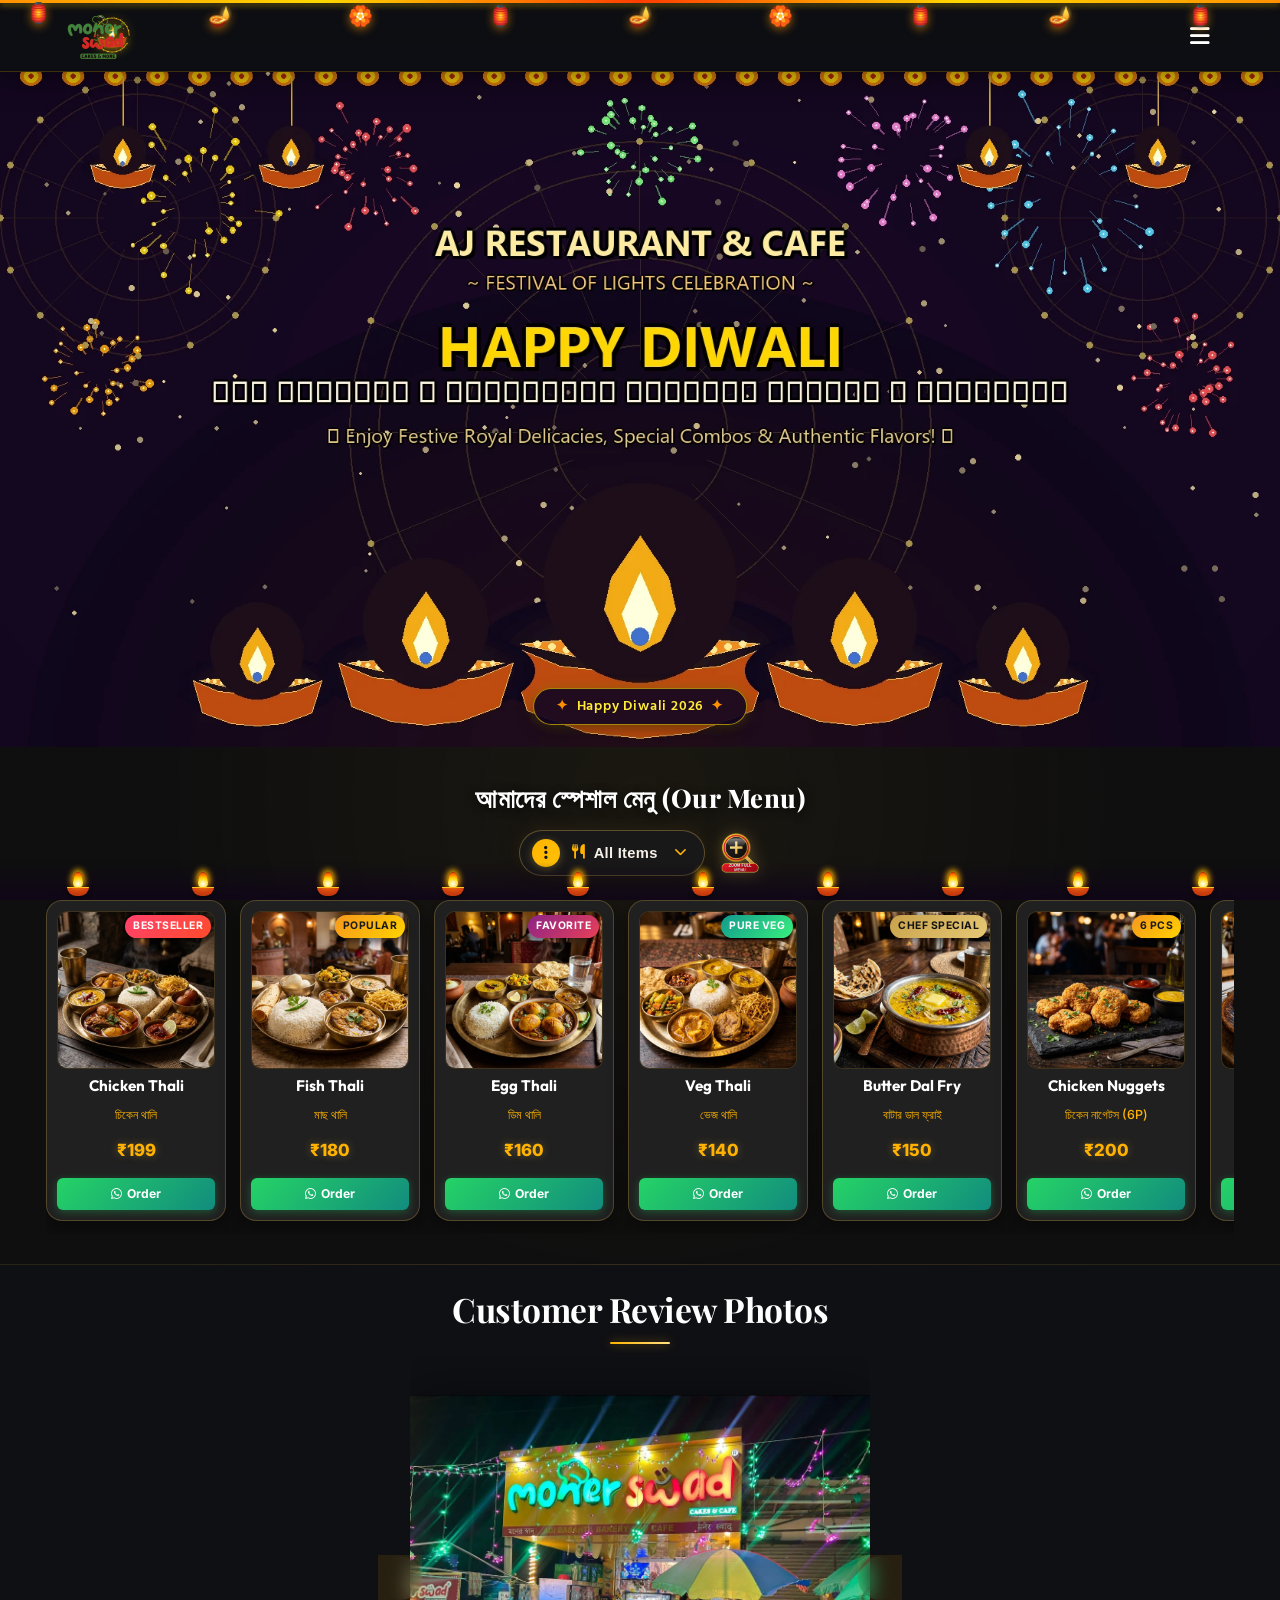
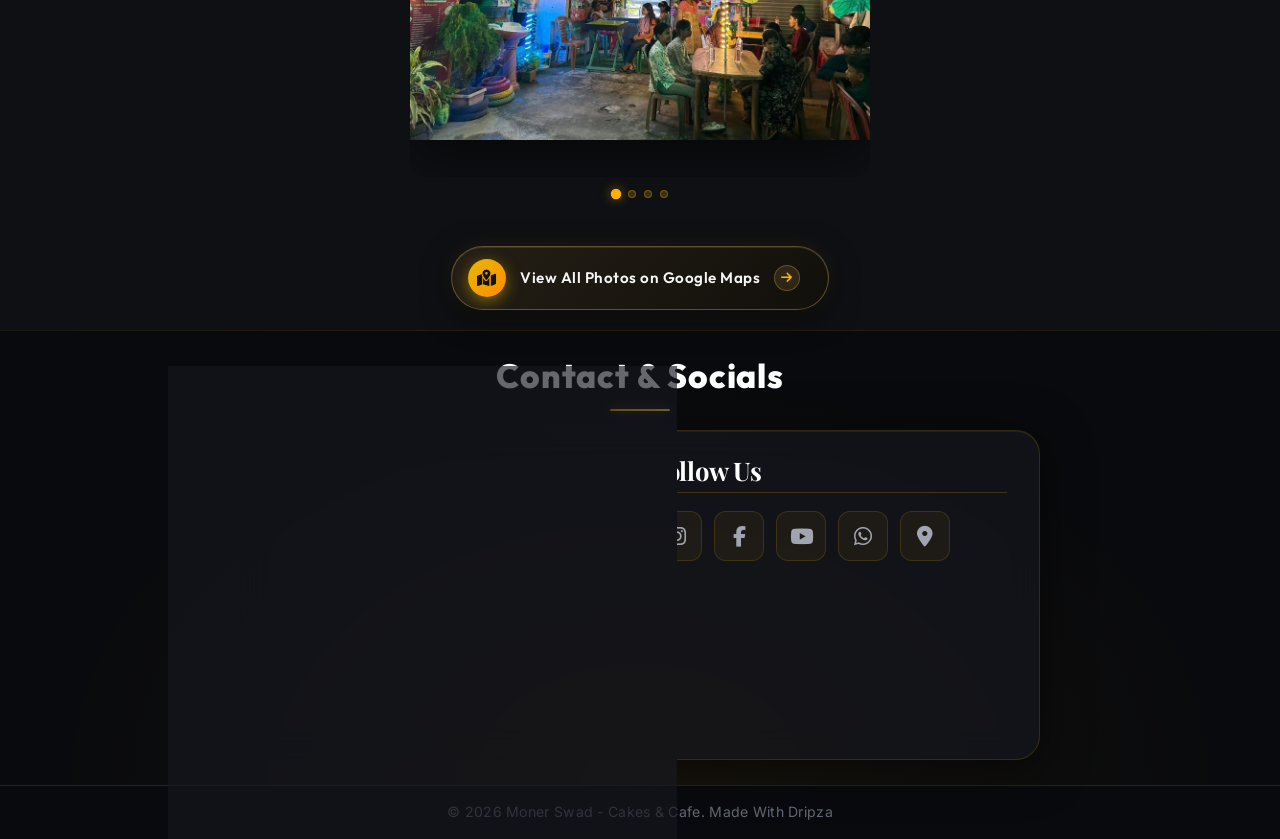
<file: index.html>
﻿<!DOCTYPE html>
<html lang="bn">
<head>
    <meta charset="UTF-8">
    <meta name="viewport" content="width=device-width, initial-scale=1.0">
    <title>Moner Swad - Cakes & Cafe</title>
    <link rel="icon" type="image/png" href="assets/favicon.webp">
    <link href="https://fonts.googleapis.com/css2?family=Playfair+Display:wght@400;600;700;800&family=Outfit:wght@300;400;600;800&family=Inter:wght@300;400;500;600&family=Hind+Siliguri:wght@400;600;700&display=swap" rel="stylesheet">
    <link rel="stylesheet" href="https://cdnjs.cloudflare.com/ajax/libs/font-awesome/6.4.0/css/all.min.css">
    <link rel="stylesheet" href="styles.css?v=1.3">
</head>
<body class="no-scroll diwali-theme">
    <!-- Preloader Screen -->
    <div id="preloader">
        <div class="preloader-content">
            <div class="preloader-diya-glow">🪔</div>
            <h1 class="preloader-title">Welcome to <br><span class="highlight">Moner Swad</span></h1>
            <div class="preloader-loader">
                <div class="loader-bar"></div>
            </div>
        </div>
    </div>
    <!-- Navbar -->
        <!-- Hanging Decorative Diwali Toran & Lanterns -->
    <div class="diwali-hanging-toran" aria-hidden="true">
        <div class="toran-string"></div>
        <div class="toran-items">
            <span class="toran-lantern tl1">🏮</span>
            <span class="toran-diya td1">🪔</span>
            <span class="toran-flower tf1">🏵️</span>
            <span class="toran-lantern tl2">🏮</span>
            <span class="toran-diya td2">🪔</span>
            <span class="toran-flower tf2">🏵️</span>
            <span class="toran-lantern tl3">🏮</span>
            <span class="toran-diya td3">🪔</span>
            <span class="toran-lantern tl4">🏮</span>
        </div>
    </div>
    <nav class="navbar">
        <div class="logo-container">
            <img src="assets/logo_new.webp" alt="Moner Swad - Cakes & Cafe Logo" class="logo-brand-img">
            <div class="logo-text-wrapper">
                <span class="animated-football-header" title="Diwali Celebration">
                    <img src="assets/diwali_run_icon.webp" alt="Mahalaya Run Icon" style="object-fit: contain; filter: drop-shadow(0 0 5px rgba(255, 215, 0, 0.6));">
                </span>
                <span class="logo-text">Moner Swad</span>
            </div>
        </div>
        <span class="rath-yatra-header-text diwali-header-text">✨ শুভ দীপাবলি ও কালীপূজা 🪔</span>
        <ul class="nav-links">
            <li><a href="#home">Home</a></li>
            <li><a href="#menu">Menu</a></li>
            <li><a href="#reviews">Reviews</a></li>
            <li><a href="#contact">Contact</a></li>
        </ul>
        <div class="navbar-actions">
            <div class="hamburger">
                <i class="fas fa-bars"></i>
            </div>
        </div>
    </nav>

    <!-- Hero Section -->
    <section id="home" class="hero">
        <div class="hero-bg banner-box">
            <img src="assets/diwali_greeting_banner.webp" alt="Happy Diwali Festival Banner" class="active">
            <img src="assets/Screenshot 2026-06-17 094509.webp" alt="Cafe Background 1">
            <img src="assets/Screenshot 2026-06-17 094856.webp" alt="Cafe Background 2">
                                                <div class="overlay"></div>
        </div>
        <!-- Interactive Diwali Fireworks Canvas Overlay -->
        <canvas id="diwali-fireworks-canvas"></canvas>
        <div class="hero-diwali-badge">
            <span class="sparkle-star">✦</span> Happy Diwali 2026 <span class="sparkle-star">✦</span>
        </div>
        <!-- Click/Hover Zones for Banner Control -->
        <div class="hero-nav-zone left-zone" title="Previous Image"></div>
        <div class="hero-nav-zone right-zone" title="Next Image"></div>
    </section>

                <!-- Digital Restaurant Menu Section -->
    <section id="menu" class="main-menu-section">
        <div class="menu-header-wrapper">
            <div class="menu-eyebrow-container">
                <span class="menu-eyebrow">আমাদের স্পেশাল মেনু (Our Menu)</span>
            </div>
        </div>

        <!-- Menu Category Filter Tabs -->
                <!-- Menu Category Filter Dropdown (Three-Dot Filter Menu) -->
        <!-- Menu Filter and Zoom Controls Row -->
        <div class="menu-filter-controls-row">
            <div class="menu-filter-dropdown-wrapper" id="main-menu-filter-dropdown-wrapper">
            <button type="button" class="menu-filter-dots-btn" id="main-menu-filter-dots-btn" aria-expanded="false" aria-haspopup="true" title="Filter Menu">
                <span class="three-dots-icon-box">
                    <i class="fas fa-ellipsis-v"></i>
                </span>
                <span class="current-filter-label" id="main-current-filter-label">
                    <i class="fas fa-utensils"></i>
                    <span>All Items</span>
                </span>
                <i class="fas fa-chevron-down filter-dropdown-arrow"></i>
            </button>

            <!-- Dropdown List of Category Filter Options -->
            <div class="menu-filter-dropdown-menu" id="main-menu-filter-dropdown-menu">
                <div class="menu-filter-dropdown-header">
                    <span><i class="fas fa-filter"></i> Filter Category</span>
                </div>
                <div class="menu-filter-dropdown-list">
                    <button type="button" class="menu-tab-btn active" data-category="all">
                        <span class="tab-btn-content">
                            <i class="fas fa-utensils tab-icon"></i>
                            <span class="tab-title">All Items</span>
                        </span>
                        <i class="fas fa-check active-indicator-icon"></i>
                    </button>
                    <button type="button" class="menu-tab-btn" data-category="thali">
                        <span class="tab-btn-content">
                            <i class="fas fa-bowl-rice tab-icon"></i>
                            <span class="tab-title">Bengali Thali</span>
                        </span>
                        <i class="fas fa-check active-indicator-icon"></i>
                    </button>
                    <button type="button" class="menu-tab-btn" data-category="snacks">
                        <span class="tab-btn-content">
                            <i class="fas fa-burger tab-icon"></i>
                            <span class="tab-title">Breakfast & Snacks</span>
                        </span>
                        <i class="fas fa-check active-indicator-icon"></i>
                    </button>
                    <button type="button" class="menu-tab-btn" data-category="beverages">
                        <span class="tab-btn-content">
                            <i class="fas fa-mug-hot tab-icon"></i>
                            <span class="tab-title">Tea & Coffee</span>
                        </span>
                        <i class="fas fa-check active-indicator-icon"></i>
                    </button>
                    <button type="button" class="menu-tab-btn" data-category="extras">
                        <span class="tab-btn-content">
                            <i class="fas fa-plate-wheat tab-icon"></i>
                            <span class="tab-title">Sides & Extras</span>
                        </span>
                        <i class="fas fa-check active-indicator-icon"></i>
                    </button>
                </div>
            </div>
        </div>

            <!-- Zoom Full Menu Button on Right Side of Filter -->
            <button type="button" class="menu-zoom-img-btn" id="open-full-menu-modal-btn" title="Open Complete Menu Card (সম্পূর্ণ মেনু)">
                    <img src="assets/zoom_full_menu_icon.webp" alt="Zoom Full Menu" class="zoom-full-menu-img">
                </button>
        </div>
        

        <!-- Menu Cards Horizontal Side-Scroll Wrapper -->
        <div class="main-menu-scroll-wrapper">
            <div class="main-menu-scroll-track" id="main-restaurant-menu-scroll">
                
                <!-- 1. Chicken Thali -->
                <div class="food-menu-card" data-category="thali">
                    <div class="food-card-badge bestseller">Bestseller</div>
                    <div class="food-card-img-box">
                        <img src="assets/menu_chicken_thali.webp" alt="Chicken Thali" loading="lazy">
                    </div>
                    <div class="food-card-body">
                        <h3 class="food-title">Chicken Thali</h3>
                        <span class="bengali-title">চিকেন থালি</span>
                        <span class="food-price">₹199</span>
                        <a href="https://wa.me/915842183659?text=Hi%20Moner%20Swad,%20I%20want%20to%20order%20Chicken%20Thali%20(₹199)" target="_blank" class="food-order-btn">
                            <i class="fab fa-whatsapp"></i> Order
                        </a>
                    </div>
                </div>

                <!-- 2. Fish Thali -->
                <div class="food-menu-card" data-category="thali">
                    <div class="food-card-badge popular">Popular</div>
                    <div class="food-card-img-box">
                        <img src="assets/menu_fish_thali.webp" alt="Fish Thali" loading="lazy">
                    </div>
                    <div class="food-card-body">
                        <h3 class="food-title">Fish Thali</h3>
                        <span class="bengali-title">মাছ থালি</span>
                        <span class="food-price">₹180</span>
                        <a href="https://wa.me/915842183659?text=Hi%20Moner%20Swad,%20I%20want%20to%20order%20Fish%20Thali%20(₹180)" target="_blank" class="food-order-btn">
                            <i class="fab fa-whatsapp"></i> Order
                        </a>
                    </div>
                </div>

                <!-- 3. Egg Thali -->
                <div class="food-menu-card" data-category="thali">
                    <div class="food-card-badge special">Favorite</div>
                    <div class="food-card-img-box">
                        <img src="assets/menu_egg_thali.webp" alt="Egg Thali" loading="lazy">
                    </div>
                    <div class="food-card-body">
                        <h3 class="food-title">Egg Thali</h3>
                        <span class="bengali-title">ডিম থালি</span>
                        <span class="food-price">₹160</span>
                        <a href="https://wa.me/915842183659?text=Hi%20Moner%20Swad,%20I%20want%20to%20order%20Egg%20Thali%20(₹160)" target="_blank" class="food-order-btn">
                            <i class="fab fa-whatsapp"></i> Order
                        </a>
                    </div>
                </div>

                <!-- 4. Veg Thali -->
                <div class="food-menu-card" data-category="thali">
                    <div class="food-card-badge pure-veg">Pure Veg</div>
                    <div class="food-card-img-box">
                        <img src="assets/menu_veg_thali.webp" alt="Veg Thali" loading="lazy">
                    </div>
                    <div class="food-card-body">
                        <h3 class="food-title">Veg Thali</h3>
                        <span class="bengali-title">ভেজ থালি</span>
                        <span class="food-price">₹140</span>
                        <a href="https://wa.me/915842183659?text=Hi%20Moner%20Swad,%20I%20want%20to%20order%20Veg%20Thali%20(₹140)" target="_blank" class="food-order-btn">
                            <i class="fab fa-whatsapp"></i> Order
                        </a>
                    </div>
                </div>

                <!-- 5. Butter Dal Fry -->
                <div class="food-menu-card" data-category="extras">
                    <div class="food-card-badge chef">Chef Special</div>
                    <div class="food-card-img-box">
                        <img src="assets/menu_butter_dal_fry.webp" alt="Butter Dal Fry" loading="lazy">
                    </div>
                    <div class="food-card-body">
                        <h3 class="food-title">Butter Dal Fry</h3>
                        <span class="bengali-title">বাটার ডাল ফ্রাই</span>
                        <span class="food-price">₹150</span>
                        <a href="https://wa.me/915842183659?text=Hi%20Moner%20Swad,%20I%20want%20to%20order%20Butter%20Dal%20Fry%20(₹150)" target="_blank" class="food-order-btn">
                            <i class="fab fa-whatsapp"></i> Order
                        </a>
                    </div>
                </div>

                <!-- 6. Chicken Nuggets -->
                <div class="food-menu-card" data-category="snacks">
                    <div class="food-card-badge popular">6 Pcs</div>
                    <div class="food-card-img-box">
                        <img src="assets/menu_chicken_nuggets.webp" alt="Chicken Nuggets" loading="lazy">
                    </div>
                    <div class="food-card-body">
                        <h3 class="food-title">Chicken Nuggets</h3>
                        <span class="bengali-title">চিকেন নাগেটস (6P)</span>
                        <span class="food-price">₹200</span>
                        <a href="https://wa.me/915842183659?text=Hi%20Moner%20Swad,%20I%20want%20to%20order%20Chicken%20Nuggets%20(₹200)" target="_blank" class="food-order-btn">
                            <i class="fab fa-whatsapp"></i> Order
                        </a>
                    </div>
                </div>

                <!-- 7. Aloo Tikki -->
                <div class="food-menu-card" data-category="snacks">
                    <div class="food-card-badge pure-veg">Big Size</div>
                    <div class="food-card-img-box">
                        <img src="assets/menu_aloo_tikki.webp" alt="Aloo Tikki Big Size" loading="lazy">
                    </div>
                    <div class="food-card-body">
                        <h3 class="food-title">Aloo Tikki 6P</h3>
                        <span class="bengali-title">আলু টিক্কি (6P)</span>
                        <span class="food-price">₹180</span>
                        <a href="https://wa.me/915842183659?text=Hi%20Moner%20Swad,%20I%20want%20to%20order%20Aloo%20Tikki%20(₹180)" target="_blank" class="food-order-btn">
                            <i class="fab fa-whatsapp"></i> Order
                        </a>
                    </div>
                </div>

                <!-- 8. Egg Maggie -->
                <div class="food-menu-card" data-category="snacks">
                    <div class="food-card-badge popular">Hot</div>
                    <div class="food-card-img-box">
                        <img src="assets/menu_egg_maggie.webp" alt="Egg Maggie" loading="lazy">
                    </div>
                    <div class="food-card-body">
                        <h3 class="food-title">Egg Maggie</h3>
                        <span class="bengali-title">এগ ম্যাগি</span>
                        <span class="food-price">₹80</span>
                        <a href="https://wa.me/915842183659?text=Hi%20Moner%20Swad,%20I%20want%20to%20order%20Egg%20Maggie%20(₹80)" target="_blank" class="food-order-btn">
                            <i class="fab fa-whatsapp"></i> Order
                        </a>
                    </div>
                </div>

                <!-- 9. Veg Maggie -->
                <div class="food-menu-card" data-category="snacks">
                    <div class="food-card-badge pure-veg">Veg</div>
                    <div class="food-card-img-box">
                        <img src="assets/menu_egg_maggie.webp" alt="Veg Maggie" loading="lazy">
                    </div>
                    <div class="food-card-body">
                        <h3 class="food-title">Veg Maggie</h3>
                        <span class="bengali-title">ভেজ ম্যাগি</span>
                        <span class="food-price">₹60</span>
                        <a href="https://wa.me/915842183659?text=Hi%20Moner%20Swad,%20I%20want%20to%20order%20Veg%20Maggie%20(₹60)" target="_blank" class="food-order-btn">
                            <i class="fab fa-whatsapp"></i> Order
                        </a>
                    </div>
                </div>

                <!-- 10. Bread Omelette -->
                <div class="food-menu-card" data-category="snacks">
                    <div class="food-card-badge special">Breakfast</div>
                    <div class="food-card-img-box">
                        <img src="assets/menu6.webp" alt="Bread Omelette Jam Butter" loading="lazy">
                    </div>
                    <div class="food-card-body">
                        <h3 class="food-title">Bread Omelette</h3>
                        <span class="bengali-title">ব্রেড ওমলেট / জ্যাম</span>
                        <span class="food-price">₹60</span>
                        <a href="https://wa.me/915842183659?text=Hi%20Moner%20Swad,%20I%20want%20to%20order%20Bread%20Omelette%20(₹60)" target="_blank" class="food-order-btn">
                            <i class="fab fa-whatsapp"></i> Order
                        </a>
                    </div>
                </div>

                <!-- 11. Chai & Coffee -->
                <div class="food-menu-card" data-category="beverages">
                    <div class="food-card-badge special">Hot</div>
                    <div class="food-card-img-box">
                        <img src="assets/menu_tea_coffee.webp" alt="Coffee" loading="lazy">
                    </div>
                    <div class="food-card-body">
                        <h3 class="food-title">Milk / Black Coffee</h3>
                        <span class="bengali-title">কফি (Min 2 Cup)</span>
                        <span class="food-price">₹50</span>
                        <a href="https://wa.me/915842183659?text=Hi%20Moner%20Swad,%20I%20want%20to%20order%20Coffee" target="_blank" class="food-order-btn">
                            <i class="fab fa-whatsapp"></i> Order
                        </a>
                    </div>
                </div>

                <!-- 12. Milk / Black Tea -->
                <div class="food-menu-card" data-category="beverages">
                    <div class="food-card-badge bestseller">Chai</div>
                    <div class="food-card-img-box">
                        <img src="assets/menu_tea_coffee.webp" alt="Tea" loading="lazy">
                    </div>
                    <div class="food-card-body">
                        <h3 class="food-title">Black / Milk Tea</h3>
                        <span class="bengali-title">চা (Min 2 Cup)</span>
                        <span class="food-price">₹25</span>
                        <a href="https://wa.me/915842183659?text=Hi%20Moner%20Swad,%20I%20want%20to%20order%20Tea" target="_blank" class="food-order-btn">
                            <i class="fab fa-whatsapp"></i> Order
                        </a>
                    </div>
                </div>

                <!-- 13. Green Tea -->
                <div class="food-menu-card" data-category="beverages">
                    <div class="food-card-badge pure-veg">Healthy</div>
                    <div class="food-card-img-box">
                        <img src="assets/menu_tea_coffee.webp" alt="Green Tea" loading="lazy">
                    </div>
                    <div class="food-card-body">
                        <h3 class="food-title">Green Tea</h3>
                        <span class="bengali-title">গ্রিন টি (Min 2 Cup)</span>
                        <span class="food-price">₹40</span>
                        <a href="https://wa.me/915842183659?text=Hi%20Moner%20Swad,%20I%20want%20to%20order%20Green%20Tea" target="_blank" class="food-order-btn">
                            <i class="fab fa-whatsapp"></i> Order
                        </a>
                    </div>
                </div>

                <!-- 14. Extra Chicken 4P -->
                <div class="food-menu-card" data-category="extras">
                    <div class="food-card-badge popular">4 Pcs</div>
                    <div class="food-card-img-box">
                        <img src="assets/menu_chicken_thali.webp" alt="Extra Chicken" loading="lazy">
                    </div>
                    <div class="food-card-body">
                        <h3 class="food-title">Extra Chicken (4P)</h3>
                        <span class="bengali-title">চিকেন কারি (4P)</span>
                        <span class="food-price">₹180</span>
                        <a href="https://wa.me/915842183659?text=Hi%20Moner%20Swad,%20I%20want%20to%20order%20Extra%20Chicken%204P%20(₹180)" target="_blank" class="food-order-btn">
                            <i class="fab fa-whatsapp"></i> Order
                        </a>
                    </div>
                </div>

                <!-- 15. Extra Mutton 1P -->
                <div class="food-menu-card" data-category="extras">
                    <div class="food-card-badge special">Special</div>
                    <div class="food-card-img-box">
                        <img src="assets/menu3.webp" alt="Extra Mutton" loading="lazy">
                    </div>
                    <div class="food-card-body">
                        <h3 class="food-title">Extra Mutton (1P)</h3>
                        <span class="bengali-title">মটন (স্পেশাল অর্ডার)</span>
                        <span class="food-price">₹80</span>
                        <a href="https://wa.me/915842183659?text=Hi%20Moner%20Swad,%20I%20want%20to%20order%20Extra%20Mutton%20(₹80)" target="_blank" class="food-order-btn">
                            <i class="fab fa-whatsapp"></i> Order
                        </a>
                    </div>
                </div>

                <!-- 16. Extra Fish 1P -->
                <div class="food-menu-card" data-category="extras">
                    <div class="food-card-badge popular">1 Pc</div>
                    <div class="food-card-img-box">
                        <img src="assets/menu_fish_thali.webp" alt="Extra Fish" loading="lazy">
                    </div>
                    <div class="food-card-body">
                        <h3 class="food-title">Extra Fish (1P)</h3>
                        <span class="bengali-title">মাছ ১ পিস</span>
                        <span class="food-price">₹80</span>
                        <a href="https://wa.me/915842183659?text=Hi%20Moner%20Swad,%20I%20want%20to%20order%20Extra%20Fish%20(₹80)" target="_blank" class="food-order-btn">
                            <i class="fab fa-whatsapp"></i> Order
                        </a>
                    </div>
                </div>

                <!-- 17. Green Salad -->
                <div class="food-menu-card" data-category="extras">
                    <div class="food-card-badge pure-veg">Fresh</div>
                    <div class="food-card-img-box">
                        <img src="assets/menu_veg_thali.webp" alt="Green Salad" loading="lazy">
                    </div>
                    <div class="food-card-body">
                        <h3 class="food-title">Green Salad</h3>
                        <span class="bengali-title">গ্রিন স্যালাড</span>
                        <span class="food-price">₹100</span>
                        <a href="https://wa.me/915842183659?text=Hi%20Moner%20Swad,%20I%20want%20to%20order%20Green%20Salad%20(₹100)" target="_blank" class="food-order-btn">
                            <i class="fab fa-whatsapp"></i> Order
                        </a>
                    </div>
                </div>

                <!-- 18. Extra Egg (2P) -->
                <div class="food-menu-card" data-category="extras">
                    <div class="food-card-badge special">2 Pcs</div>
                    <div class="food-card-img-box">
                        <img src="assets/menu_egg_thali.webp" alt="Extra Egg 2P" loading="lazy">
                    </div>
                    <div class="food-card-body">
                        <h3 class="food-title">Extra Egg (2P)</h3>
                        <span class="bengali-title">ডিম (২ পিস)</span>
                        <span class="food-price">₹50</span>
                        <a href="https://wa.me/915842183659?text=Hi%20Moner%20Swad,%20I%20want%20to%20order%20Extra%20Egg%202P%20(₹50)" target="_blank" class="food-order-btn">
                            <i class="fab fa-whatsapp"></i> Order
                        </a>
                    </div>
                </div>

                <!-- 19. Extra Rice -->
                <div class="food-menu-card" data-category="extras">
                    <div class="food-card-badge popular">1 Plate</div>
                    <div class="food-card-img-box">
                        <img src="assets/menu_veg_thali.webp" alt="Extra Rice" loading="lazy">
                    </div>
                    <div class="food-card-body">
                        <h3 class="food-title">Extra Rice</h3>
                        <span class="bengali-title">এক্সট্রা ভাত</span>
                        <span class="food-price">₹50</span>
                        <a href="https://wa.me/915842183659?text=Hi%20Moner%20Swad,%20I%20want%20to%20order%20Extra%20Rice%20(₹50)" target="_blank" class="food-order-btn">
                            <i class="fab fa-whatsapp"></i> Order
                        </a>
                    </div>
                </div>

                <!-- 20. Extra Misti / Papad / Roti -->
                <div class="food-menu-card" data-category="extras">
                    <div class="food-card-badge pure-veg">Per Pc</div>
                    <div class="food-card-img-box">
                        <img src="assets/menu2.webp" alt="Extra Misti Papad Roti" loading="lazy">
                    </div>
                    <div class="food-card-body">
                        <h3 class="food-title">Extra Misti / Papad / Roti</h3>
                        <span class="bengali-title">মিষ্টি / পাঁপড় / রুটি</span>
                        <span class="food-price">₹10</span>
                        <a href="https://wa.me/915842183659?text=Hi%20Moner%20Swad,%20I%20want%20to%20order%20Extra%20Misti%20Papad%20Roti%20(₹10)" target="_blank" class="food-order-btn">
                            <i class="fab fa-whatsapp"></i> Order
                        </a>
                    </div>
                </div>

                <!-- 21. Extra Sabji / Dal / Vaji -->
                <div class="food-menu-card" data-category="extras">
                    <div class="food-card-badge pure-veg">Side Bowl</div>
                    <div class="food-card-img-box">
                        <img src="assets/menu_butter_dal_fry.webp" alt="Extra Sabji Dal Vaji" loading="lazy">
                    </div>
                    <div class="food-card-body">
                        <h3 class="food-title">Extra Sabji / Dal / Vaji</h3>
                        <span class="bengali-title">সবজি / ডাল / ভাজি</span>
                        <span class="food-price">₹30</span>
                        <a href="https://wa.me/915842183659?text=Hi%20Moner%20Swad,%20I%20want%20to%20order%20Extra%20Sabji%20Dal%20Vaji%20(₹30)" target="_blank" class="food-order-btn">
                            <i class="fab fa-whatsapp"></i> Order
                        </a>
                    </div>
                </div>

                <!-- 18. Water Bottle -->
                <div class="food-menu-card" data-category="beverages">
                    <div class="food-card-badge pure-veg">Mineral</div>
                    <div class="food-card-img-box">
                        <img src="assets/menu5.webp" alt="Water Bottle" loading="lazy">
                    </div>
                    <div class="food-card-body">
                        <h3 class="food-title">Water Bottle</h3>
                        <span class="bengali-title">জল 1L / 2L</span>
                        <span class="food-price">₹20 / ₹30</span>
                        <a href="https://wa.me/915842183659?text=Hi%20Moner%20Swad,%20I%20want%20to%20order%20Water%20Bottle" target="_blank" class="food-order-btn">
                            <i class="fab fa-whatsapp"></i> Order
                        </a>
                    </div>
                </div>

            </div>
        </div>
    </section>

    <!-- Reviews Section (Photo Gallery) -->
    <section id="reviews" class="reviews-section">
        <h2 class="section-title">Customer Review Photos</h2>
        <div class="reviews-slider-container">
            <div class="reviews-slider">
                <div class="review-slide active">
                    <img src="assets/Screenshot 2026-06-17 094509.webp" alt="Customer Review 1">
                </div>
                <div class="review-slide">
                    <img src="assets/Screenshot 2026-06-17 094856.webp" alt="Customer Review 2">
                </div>
                <div class="review-slide">
                    <img src="assets/review3.webp" alt="Customer Review 3">
                </div>
                <div class="review-slide">
                    <img src="assets/review4.webp" alt="Customer Review 4">
                </div>
            </div>
            
            <!-- Slider Controls -->
            <button class="slider-btn prev-btn"><i class="fas fa-chevron-left"></i></button>
            <button class="slider-btn next-btn"><i class="fas fa-chevron-right"></i></button>
            
            <!-- Slider Dots -->
            <div class="slider-dots">
                <span class="dot active" data-index="0"></span>
                <span class="dot" data-index="1"></span>
                <span class="dot" data-index="2"></span>
                <span class="dot" data-index="3"></span>
            </div>
        </div>
        <div style="text-align: center; margin-top: 3rem;">
            <div class="reviews-cta-wrapper">
            <a href="https://maps.app.goo.gl/5bsuadf8aL6mu9R26" target="_blank" class="modern-maps-btn" title="Open Google Maps Gallery">
                <span class="maps-icon-badge"><i class="fas fa-map-marked-alt"></i></span>
                <span class="maps-btn-text">View All Photos on Google Maps</span>
                <span class="maps-arrow-circle"><i class="fas fa-arrow-right"></i></span>
            </a>
        </div>
        </div>
    </section>

    <!-- Contact & Footer -->
    <section id="contact" class="contact-section">
        <h2 class="section-title">Contact & Socials</h2>
        <div class="contact-container glassmorphism">
            <div class="contact-info">
                <h2>Visit Us</h2>
                <div class="info-item">
                    <a href="https://maps.app.goo.gl/UaWGcSgxu3mCES4B6" target="_blank" style="color: inherit; text-decoration: none; display: flex; align-items: center; gap: 15px;">
                        <i class="fas fa-map-marker-alt"></i>
                        <p>Pabna Para, near Srirampur, Gram Panchayat, Purba Bardhaman, Madhya Srirampur, Srirampur, Chandpur, West Bengal 741316</p>
                    </a>
                </div>
                <div class="info-item">
                    <a href="tel:+915842183659" style="color: inherit; text-decoration: none; display: flex; align-items: center; gap: 15px;">
                        <i class="fas fa-phone-alt"></i>
                        <p>+91 5842183659</p>
                    </a>
                </div>
                <div class="info-item">
                    <a href="mailto:hello@monerswad.com" style="color: inherit; text-decoration: none; display: flex; align-items: center; gap: 15px;">
                        <i class="fas fa-envelope"></i>
                        <p>hello@monerswad.com</p>
                    </a>
                </div>
            </div>
            <div class="social-links">
                <h2>Follow Us</h2>
                <div class="social-icons">
                    <a href="#" class="social-icon"><i class="fab fa-instagram"></i></a>
                    <a href="#" class="social-icon"><i class="fab fa-facebook-f"></i></a>
                    <a href="#" class="social-icon"><i class="fab fa-youtube"></i></a>
                    <a href="https://wa.me/915842183659" target="_blank" class="social-icon"><i class="fab fa-whatsapp"></i></a>
                    <a href="https://maps.app.goo.gl/UaWGcSgxu3mCES4B6" target="_blank" class="social-icon"><i class="fas fa-map-marker-alt"></i></a>
                </div>
            </div>
        </div>
    </section>

    <footer>
        <p>&copy; 2026 Moner Swad - Cakes & Cafe. Made With Dripza</p>
    </footer>

    <!-- Full Menu Interactive Modal -->
    <div class="full-menu-modal" id="full-menu-modal" aria-hidden="true">
        <div class="full-menu-modal-overlay" id="full-menu-modal-overlay"></div>
        <div class="full-menu-modal-container">
            <!-- Modal Sticky Top Header Container (Header + Hero Title + Search + Category Tabs) -->
            <div class="full-menu-modal-top-section">
                <!-- Modal Header -->
                <div class="full-menu-modal-header">
                    <div class="full-menu-modal-header-left">
                        <button class="menu-modal-close-btn" id="close-full-menu-modal-btn" aria-label="Close Full Menu">
                            <i class="fas fa-arrow-left"></i> <span>Back</span>
                        </button>
                        <div class="full-menu-modal-title">
                            Moner Swad
                        </div>
                    </div>
                    <div class="full-menu-modal-header-right">
                        <a href="#modal-order-timings" class="menu-modal-timing-btn" id="modal-timing-btn" title="Order Timings">
                            <i class="fas fa-clock"></i> <span>Timings</span>
                        </a>
                        <a href="tel:915842183659" class="menu-modal-call-btn">
                            <i class="fas fa-phone-alt"></i> <span>915842183659</span>
                        </a>
                        <button class="menu-modal-close-icon-btn" id="close-full-menu-icon-btn" aria-label="Close">
                            <i class="fas fa-times"></i>
                        </button>
                    </div>
                </div>

                <!-- Modal Hero Header -->
                <div class="full-menu-hero">
                    <h1>Complete Menu Card <span class="bengali-heading">আমাদের সম্পূর্ণ ডিজিটাল মেনু</span></h1>
                </div>

                <!-- Search Bar & Category Filter Tabs -->
                <div class="menu-control-bar">
                    

                    <!-- Modal Category Filter Dropdown (Three-Dot Filter Menu) -->
                    <div class="menu-filter-dropdown-wrapper" id="modal-menu-filter-dropdown-wrapper">
            <button type="button" class="menu-filter-dots-btn" id="modal-menu-filter-dots-btn" aria-expanded="false" aria-haspopup="true" title="Filter Menu">
                <span class="three-dots-icon-box">
                    <i class="fas fa-ellipsis-v"></i>
                </span>
                <span class="current-filter-label" id="modal-current-filter-label">
                    <i class="fas fa-utensils"></i>
                    <span>All Items</span>
                </span>
                <i class="fas fa-chevron-down filter-dropdown-arrow"></i>
            </button>

            <!-- Dropdown List of Category Filter Options -->
            <div class="menu-filter-dropdown-menu" id="modal-menu-filter-dropdown-menu">
                <div class="menu-filter-dropdown-header">
                    <span><i class="fas fa-filter"></i> Filter Category</span>
                </div>
                <div class="menu-filter-dropdown-list">
                    <button type="button" class="menu-tab-btn active" data-category="all">
                        <span class="tab-btn-content">
                            <i class="fas fa-utensils tab-icon"></i>
                            <span class="tab-title">All Items</span>
                        </span>
                        <i class="fas fa-check active-indicator-icon"></i>
                    </button>
                    <button type="button" class="menu-tab-btn" data-category="thali">
                        <span class="tab-btn-content">
                            <i class="fas fa-bowl-rice tab-icon"></i>
                            <span class="tab-title">Bengali Thali</span>
                        </span>
                        <i class="fas fa-check active-indicator-icon"></i>
                    </button>
                    <button type="button" class="menu-tab-btn" data-category="snacks">
                        <span class="tab-btn-content">
                            <i class="fas fa-burger tab-icon"></i>
                            <span class="tab-title">Breakfast & Snacks</span>
                        </span>
                        <i class="fas fa-check active-indicator-icon"></i>
                    </button>
                    <button type="button" class="menu-tab-btn" data-category="beverages">
                        <span class="tab-btn-content">
                            <i class="fas fa-mug-hot tab-icon"></i>
                            <span class="tab-title">Tea & Coffee</span>
                        </span>
                        <i class="fas fa-check active-indicator-icon"></i>
                    </button>
                    <button type="button" class="menu-tab-btn" data-category="extras">
                        <span class="tab-btn-content">
                            <i class="fas fa-plate-wheat tab-icon"></i>
                            <span class="tab-title">Sides & Extras</span>
                        </span>
                        <i class="fas fa-check active-indicator-icon"></i>
                    </button>
                </div>
            </div>
                </div>

                    <div class="search-box-wrapper">
                        <i class="fas fa-search"></i>
                        <input type="text" id="modal-menu-search-input" placeholder="খাবারের নাম লিখে খুঁজুন (Search dishes...)" autocomplete="off" enterkeyhint="search">
                        <button type="button" id="modal-menu-search-clear" class="search-clear-btn" aria-label="Clear search" title="à¦®à§à¦›à§‡ à¦«à§‡à¦²à§à¦¨ (Clear)">
                            <i class="fas fa-times"></i>
                        </button>
                    </div>
            </div>
            </div>

            <div class="full-menu-modal-body">
                <!-- Complete Menu Card Grid -->
                <div class="compact-menu-grid-container">
                    <div class="compact-grid" id="modal-full-menu-grid">

                        <!-- 1. Chicken Thali -->
                        <div class="food-menu-card" data-category="thali" data-keywords="chicken thali murgi murgir mangsho rice dal sabji thali">
                            <div class="food-card-badge bestseller">Bestseller</div>
                            <div class="food-card-img-box">
                                <img src="assets/menu_chicken_thali.webp" alt="Chicken Thali" loading="lazy">
                            </div>
                            <div class="food-card-body">
                                <h3 class="food-title">Chicken Thali</h3>
                                <span class="bengali-title">চিকেন থালি</span>
                                <span class="food-price">₹199</span>
                                <a href="https://wa.me/915842183659?text=Hi%20Moner%20Swad,%20I%20want%20to%20order%20Chicken%20Thali%20(₹199)" target="_blank" class="food-order-btn">
                                    <i class="fab fa-whatsapp"></i> Order
                                </a>
                            </div>
                        </div>

                        <!-- 2. Fish Thali -->
                        <div class="food-menu-card" data-category="thali" data-keywords="fish thali macher thali mach jhol rui katla rice dal thali">
                            <div class="food-card-badge popular">Popular</div>
                            <div class="food-card-img-box">
                                <img src="assets/menu_fish_thali.webp" alt="Fish Thali" loading="lazy">
                            </div>
                            <div class="food-card-body">
                                <h3 class="food-title">Fish Thali</h3>
                                <span class="bengali-title">মাছ থালি</span>
                                <span class="food-price">₹180</span>
                                <a href="https://wa.me/915842183659?text=Hi%20Moner%20Swad,%20I%20want%20to%20order%20Fish%20Thali%20(₹180)" target="_blank" class="food-order-btn">
                                    <i class="fab fa-whatsapp"></i> Order
                                </a>
                            </div>
                        </div>

                        <!-- 3. Egg Thali -->
                        <div class="food-menu-card" data-category="thali" data-keywords="egg thali dimer thali dim kosha rice dal thali">
                            <div class="food-card-badge special">Favorite</div>
                            <div class="food-card-img-box">
                                <img src="assets/menu_egg_thali.webp" alt="Egg Thali" loading="lazy">
                            </div>
                            <div class="food-card-body">
                                <h3 class="food-title">Egg Thali</h3>
                                <span class="bengali-title">ডিম থালি</span>
                                <span class="food-price">₹160</span>
                                <a href="https://wa.me/915842183659?text=Hi%20Moner%20Swad,%20I%20want%20to%20order%20Egg%20Thali%20(₹160)" target="_blank" class="food-order-btn">
                                    <i class="fab fa-whatsapp"></i> Order
                                </a>
                            </div>
                        </div>

                        <!-- 4. Veg Thali -->
                        <div class="food-menu-card" data-category="thali" data-keywords="veg thali niramish thali paneer dal sabji rice mishti doi">
                            <div class="food-card-badge pure-veg">Pure Veg</div>
                            <div class="food-card-img-box">
                                <img src="assets/menu_veg_thali.webp" alt="Veg Thali" loading="lazy">
                            </div>
                            <div class="food-card-body">
                                <h3 class="food-title">Veg Thali</h3>
                                <span class="bengali-title">ভেজ থালি</span>
                                <span class="food-price">₹140</span>
                                <a href="https://wa.me/915842183659?text=Hi%20Moner%20Swad,%20I%20want%20to%20order%20Veg%20Thali%20(₹140)" target="_blank" class="food-order-btn">
                                    <i class="fab fa-whatsapp"></i> Order
                                </a>
                            </div>
                        </div>

                        <!-- 5. Butter Dal Fry -->
                        <div class="food-menu-card" data-category="extras" data-keywords="butter dal fry yellow dal tadka veg">
                            <div class="food-card-badge chef">Chef Special</div>
                            <div class="food-card-img-box">
                                <img src="assets/menu_butter_dal_fry.webp" alt="Butter Dal Fry" loading="lazy">
                            </div>
                            <div class="food-card-body">
                                <h3 class="food-title">Butter Dal Fry</h3>
                                <span class="bengali-title">বাটার ডাল ফ্রাই</span>
                                <span class="food-price">₹150</span>
                                <a href="https://wa.me/915842183659?text=Hi%20Moner%20Swad,%20I%20want%20to%20order%20Butter%20Dal%20Fry%20(₹150)" target="_blank" class="food-order-btn">
                                    <i class="fab fa-whatsapp"></i> Order
                                </a>
                            </div>
                        </div>

                        <!-- 6. Chicken Nuggets (6P) -->
                        <div class="food-menu-card" data-category="snacks" data-keywords="chicken nuggets 6p fried snacks non-veg">
                            <div class="food-card-badge popular">6 Pcs</div>
                            <div class="food-card-img-box">
                                <img src="assets/menu_chicken_nuggets.webp" alt="Chicken Nuggets" loading="lazy">
                            </div>
                            <div class="food-card-body">
                                <h3 class="food-title">Chicken Nuggets</h3>
                                <span class="bengali-title">চিকেন নাগেটস (6P)</span>
                                <span class="food-price">₹200</span>
                                <a href="https://wa.me/915842183659?text=Hi%20Moner%20Swad,%20I%20want%20to%20order%20Chicken%20Nuggets%20(₹200)" target="_blank" class="food-order-btn">
                                    <i class="fab fa-whatsapp"></i> Order
                                </a>
                            </div>
                        </div>

                        <!-- 7. Aloo Tikki Big Size (6P) -->
                        <div class="food-menu-card" data-category="snacks" data-keywords="aloo tikki potato cutlet snacks big size veg">
                            <div class="food-card-badge pure-veg">Big Size</div>
                            <div class="food-card-img-box">
                                <img src="assets/menu_aloo_tikki.webp" alt="Aloo Tikki Big Size" loading="lazy">
                            </div>
                            <div class="food-card-body">
                                <h3 class="food-title">Aloo Tikki 6P</h3>
                                <span class="bengali-title">আলু টিক্কি (6P)</span>
                                <span class="food-price">₹180</span>
                                <a href="https://wa.me/915842183659?text=Hi%20Moner%20Swad,%20I%20want%20to%20order%20Aloo%20Tikki%20(₹180)" target="_blank" class="food-order-btn">
                                    <i class="fab fa-whatsapp"></i> Order
                                </a>
                            </div>
                        </div>

                        <!-- 8. Egg Maggie -->
                        <div class="food-menu-card" data-category="snacks" data-keywords="egg maggie noodles masala snacks">
                            <div class="food-card-badge popular">Hot</div>
                            <div class="food-card-img-box">
                                <img src="assets/menu_egg_maggie.webp" alt="Egg Maggie" loading="lazy">
                            </div>
                            <div class="food-card-body">
                                <h3 class="food-title">Egg Maggie</h3>
                                <span class="bengali-title">এগ ম্যাগি</span>
                                <span class="food-price">₹80</span>
                                <a href="https://wa.me/915842183659?text=Hi%20Moner%20Swad,%20I%20want%20to%20order%20Egg%20Maggie%20(₹80)" target="_blank" class="food-order-btn">
                                    <i class="fab fa-whatsapp"></i> Order
                                </a>
                            </div>
                        </div>

                        <!-- 9. Veg Maggie -->
                        <div class="food-menu-card" data-category="snacks" data-keywords="veg maggie masala noodles snacks vegetarian">
                            <div class="food-card-badge pure-veg">Veg</div>
                            <div class="food-card-img-box">
                                <img src="assets/menu_egg_maggie.webp" alt="Veg Maggie" loading="lazy">
                            </div>
                            <div class="food-card-body">
                                <h3 class="food-title">Veg Maggie</h3>
                                <span class="bengali-title">ভেজ ম্যাগি</span>
                                <span class="food-price">₹60</span>
                                <a href="https://wa.me/915842183659?text=Hi%20Moner%20Swad,%20I%20want%20to%20order%20Veg%20Maggie%20(₹60)" target="_blank" class="food-order-btn">
                                    <i class="fab fa-whatsapp"></i> Order
                                </a>
                            </div>
                        </div>

                        <!-- 10. Bread Omelette / Jam / Butter -->
                        <div class="food-menu-card" data-category="snacks" data-keywords="bread omelette jam butter breakfast toast egg">
                            <div class="food-card-badge special">Breakfast</div>
                            <div class="food-card-img-box">
                                <img src="assets/menu6.webp" alt="Bread Omelette Jam Butter" loading="lazy">
                            </div>
                            <div class="food-card-body">
                                <h3 class="food-title">Bread Omelette</h3>
                                <span class="bengali-title">ব্রেড ওমলেট / জ্যাম</span>
                                <span class="food-price">₹60</span>
                                <a href="https://wa.me/915842183659?text=Hi%20Moner%20Swad,%20I%20want%20to%20order%20Bread%20Omelette%20(₹60)" target="_blank" class="food-order-btn">
                                    <i class="fab fa-whatsapp"></i> Order
                                </a>
                            </div>
                        </div>

                        <!-- 11. Milk / Black Coffee -->
                        <div class="food-menu-card" data-category="beverages" data-keywords="coffee milk coffee black coffee hot drink beverages espresso">
                            <div class="food-card-badge special">Hot</div>
                            <div class="food-card-img-box">
                                <img src="assets/menu_tea_coffee.webp" alt="Milk and Black Coffee" loading="lazy">
                            </div>
                            <div class="food-card-body">
                                <h3 class="food-title">Milk / Black Coffee</h3>
                                <span class="bengali-title">কফি (Min 2 Cup)</span>
                                <span class="food-price">₹50</span>
                                <a href="https://wa.me/915842183659?text=Hi%20Moner%20Swad,%20I%20want%20to%20order%20Coffee" target="_blank" class="food-order-btn">
                                    <i class="fab fa-whatsapp"></i> Order
                                </a>
                            </div>
                        </div>

                        <!-- 12. Black / Milk Tea -->
                        <div class="food-menu-card" data-category="beverages" data-keywords="tea chai milk tea black tea masala chai beverage">
                            <div class="food-card-badge bestseller">Chai</div>
                            <div class="food-card-img-box">
                                <img src="assets/menu_tea_coffee.webp" alt="Black and Milk Tea" loading="lazy">
                            </div>
                            <div class="food-card-body">
                                <h3 class="food-title">Black / Milk Tea</h3>
                                <span class="bengali-title">চা (Min 2 Cup)</span>
                                <span class="food-price">₹25</span>
                                <a href="https://wa.me/915842183659?text=Hi%20Moner%20Swad,%20I%20want%20to%20order%20Tea" target="_blank" class="food-order-btn">
                                    <i class="fab fa-whatsapp"></i> Order
                                </a>
                            </div>
                        </div>

                        <!-- 13. Green Tea -->
                        <div class="food-menu-card" data-category="beverages" data-keywords="green tea healthy detox hot beverage">
                            <div class="food-card-badge pure-veg">Healthy</div>
                            <div class="food-card-img-box">
                                <img src="assets/menu_tea_coffee.webp" alt="Green Tea" loading="lazy">
                            </div>
                            <div class="food-card-body">
                                <h3 class="food-title">Green Tea</h3>
                                <span class="bengali-title">গ্রিন টি (Min 2 Cup)</span>
                                <span class="food-price">₹40</span>
                                <a href="https://wa.me/915842183659?text=Hi%20Moner%20Swad,%20I%20want%20to%20order%20Green%20Tea" target="_blank" class="food-order-btn">
                                    <i class="fab fa-whatsapp"></i> Order
                                </a>
                            </div>
                        </div>

                        <!-- 14. Extra Chicken (4P) -->
                        <div class="food-menu-card" data-category="extras" data-keywords="extra chicken 4p murgir mangsho chicken curry side non-veg">
                            <div class="food-card-badge popular">4 Pcs</div>
                            <div class="food-card-img-box">
                                <img src="assets/menu_chicken_thali.webp" alt="Extra Chicken 4P" loading="lazy">
                            </div>
                            <div class="food-card-body">
                                <h3 class="food-title">Extra Chicken (4P)</h3>
                                <span class="bengali-title">চিকেন কারি (4P)</span>
                                <span class="food-price">₹180</span>
                                <a href="https://wa.me/915842183659?text=Hi%20Moner%20Swad,%20I%20want%20to%20order%20Extra%20Chicken%204P%20(₹180)" target="_blank" class="food-order-btn">
                                    <i class="fab fa-whatsapp"></i> Order
                                </a>
                            </div>
                        </div>

                        <!-- 15. Extra Mutton (1P - Special Order) -->
                        <div class="food-menu-card" data-category="extras" data-keywords="extra mutton 1p khasi mangsho mutton kosha special non-veg">
                            <div class="food-card-badge special">Special</div>
                            <div class="food-card-img-box">
                                <img src="assets/menu3.webp" alt="Extra Mutton 1P" loading="lazy">
                            </div>
                            <div class="food-card-body">
                                <h3 class="food-title">Extra Mutton (1P)</h3>
                                <span class="bengali-title">মটন (স্পেশাল অর্ডার)</span>
                                <span class="food-price">₹80</span>
                                <a href="https://wa.me/915842183659?text=Hi%20Moner%20Swad,%20I%20want%20to%20order%20Extra%20Mutton%20(₹80)" target="_blank" class="food-order-btn">
                                    <i class="fab fa-whatsapp"></i> Order
                                </a>
                            </div>
                        </div>

                        <!-- 16. Extra Fish (1P) -->
                        <div class="food-menu-card" data-category="extras" data-keywords="extra fish 1p macher jhol rui katla side non-veg">
                            <div class="food-card-badge popular">1 Pc</div>
                            <div class="food-card-img-box">
                                <img src="assets/menu_fish_thali.webp" alt="Extra Fish 1P" loading="lazy">
                            </div>
                            <div class="food-card-body">
                                <h3 class="food-title">Extra Fish (1P)</h3>
                                <span class="bengali-title">মাছ ১ পিস</span>
                                <span class="food-price">₹80</span>
                                <a href="https://wa.me/915842183659?text=Hi%20Moner%20Swad,%20I%20want%20to%20order%20Extra%20Fish%20(₹80)" target="_blank" class="food-order-btn">
                                    <i class="fab fa-whatsapp"></i> Order
                                </a>
                            </div>
                        </div>

                        <!-- 17. Green Salad -->
                        <div class="food-menu-card" data-category="extras" data-keywords="green salad cucumber tomato onion lemon salad veg">
                            <div class="food-card-badge pure-veg">Fresh</div>
                            <div class="food-card-img-box">
                                <img src="assets/menu_veg_thali.webp" alt="Green Salad" loading="lazy">
                            </div>
                            <div class="food-card-body">
                                <h3 class="food-title">Green Salad</h3>
                                <span class="bengali-title">গ্রিন স্যালাড</span>
                                <span class="food-price">₹100</span>
                                <a href="https://wa.me/915842183659?text=Hi%20Moner%20Swad,%20I%20want%20to%20order%20Green%20Salad%20(₹100)" target="_blank" class="food-order-btn">
                                    <i class="fab fa-whatsapp"></i> Order
                                </a>
                            </div>
                        </div>

                        <!-- 18. Extra Egg (2P) -->
                        <div class="food-menu-card" data-category="extras" data-keywords="extra egg 2p dim egg curry side non-veg">
                            <div class="food-card-badge special">2 Pcs</div>
                            <div class="food-card-img-box">
                                <img src="assets/menu_egg_thali.webp" alt="Extra Egg 2P" loading="lazy">
                            </div>
                            <div class="food-card-body">
                                <h3 class="food-title">Extra Egg (2P)</h3>
                                <span class="bengali-title">ডিম (২ পিস)</span>
                                <span class="food-price">₹50</span>
                                <a href="https://wa.me/915842183659?text=Hi%20Moner%20Swad,%20I%20want%20to%20order%20Extra%20Egg%202P%20(₹50)" target="_blank" class="food-order-btn">
                                    <i class="fab fa-whatsapp"></i> Order
                                </a>
                            </div>
                        </div>

                        <!-- 19. Extra Rice -->
                        <div class="food-menu-card" data-category="extras" data-keywords="extra rice bhat rice portion veg side">
                            <div class="food-card-badge popular">1 Plate</div>
                            <div class="food-card-img-box">
                                <img src="assets/menu_veg_thali.webp" alt="Extra Rice" loading="lazy">
                            </div>
                            <div class="food-card-body">
                                <h3 class="food-title">Extra Rice</h3>
                                <span class="bengali-title">এক্সট্রা ভাত</span>
                                <span class="food-price">₹50</span>
                                <a href="https://wa.me/915842183659?text=Hi%20Moner%20Swad,%20I%20want%20to%20order%20Extra%20Rice%20(₹50)" target="_blank" class="food-order-btn">
                                    <i class="fab fa-whatsapp"></i> Order
                                </a>
                            </div>
                        </div>

                        <!-- 20. Extra Misti / Papad / Roti -->
                        <div class="food-menu-card" data-category="extras" data-keywords="extra misti papad roti sweet flatbread side">
                            <div class="food-card-badge pure-veg">Per Pc</div>
                            <div class="food-card-img-box">
                                <img src="assets/menu2.webp" alt="Extra Misti Papad Roti" loading="lazy">
                            </div>
                            <div class="food-card-body">
                                <h3 class="food-title">Extra Misti / Papad / Roti</h3>
                                <span class="bengali-title">মিষ্টি / পাঁপড় / রুটি</span>
                                <span class="food-price">₹10</span>
                                <a href="https://wa.me/915842183659?text=Hi%20Moner%20Swad,%20I%20want%20to%20order%20Extra%20Misti%20Papad%20Roti%20(₹10)" target="_blank" class="food-order-btn">
                                    <i class="fab fa-whatsapp"></i> Order
                                </a>
                            </div>
                        </div>

                        <!-- 21. Extra Sabji / Dal / Vaji -->
                        <div class="food-menu-card" data-category="extras" data-keywords="extra sabji dal vaji butter dal fry veg side">
                            <div class="food-card-badge pure-veg">Side Bowl</div>
                            <div class="food-card-img-box">
                                <img src="assets/menu_butter_dal_fry.webp" alt="Extra Sabji Dal Vaji" loading="lazy">
                            </div>
                            <div class="food-card-body">
                                <h3 class="food-title">Extra Sabji / Dal / Vaji</h3>
                                <span class="bengali-title">সবজি / ডাল / ভাজি</span>
                                <span class="food-price">₹30</span>
                                <a href="https://wa.me/915842183659?text=Hi%20Moner%20Swad,%20I%20want%20to%20order%20Extra%20Sabji%20Dal%20Vaji%20(₹30)" target="_blank" class="food-order-btn">
                                    <i class="fab fa-whatsapp"></i> Order
                                </a>
                            </div>
                        </div>

                        <!-- 22. Packaged Water Bottle (1L / 2L) -->
                        <div class="food-menu-card" data-category="beverages" data-keywords="water bottle 1l 2l mineral water drink">
                            <div class="food-card-badge pure-veg">Mineral</div>
                            <div class="food-card-img-box">
                                <img src="assets/menu5.webp" alt="Packaged Water Bottle" loading="lazy">
                            </div>
                            <div class="food-card-body">
                                <h3 class="food-title">Water Bottle</h3>
                                <span class="bengali-title">জল 1L / 2L</span>
                                <span class="food-price">₹20 / ₹30</span>
                                <a href="https://wa.me/915842183659?text=Hi%20Moner%20Swad,%20I%20want%20to%20order%20Water%20Bottle" target="_blank" class="food-order-btn">
                                    <i class="fab fa-whatsapp"></i> Order
                                </a>
                            </div>
                        </div>

                    </div>

                    <!-- No Results Fallback -->
                    <div id="modal-no-results-msg" style="display: none; text-align: center; padding: 40px 20px; color: #aaa;">
                        <i class="fas fa-search" style="font-size: 2.5rem; margin-bottom: 12px; display: block; color: var(--accent-gold);"></i>
                        <p>আপনার খোঁজা অনুযায়ী কোনো খাবার পাওয়া যায়নি। অন্য কিছু লিখে খুঁজুন।</p>
                    </div>
                </div>

                <!-- Order Timings Banner -->
                <div id="modal-order-timings" style="max-width: 1200px; margin: 35px auto 40px; padding: 0 15px;">
                    <div class="order-info-banner glassmorphism">
                        <div class="order-timing-card">
                            <div class="timing-icon"><i class="fas fa-clock"></i></div>
                            <div class="timing-details">
                                <h4>⏰ Order Timings (অর্ডার সময়সূচী)</h4>
                                <ul>
                                    <li><strong>☀️ Lunch:</strong> Any Time You're Hungry!</li>
                                    <li><strong>🌙 Dinner:</strong> Order 05:00 PM – 06:30 PM <span class="serve-time">(Serve: 9:30 PM – 10:00 PM)</span></li>
                                    <li><strong>🌅 Breakfast:</strong> Pre-order 09:00 PM – 10:00 PM <span class="serve-time">(Serve Next Morning: 8:30 AM)</span></li>
                                </ul>
                            </div>
                        </div>
                        
                        <div class="order-call-box">
                            <div class="call-badge">Direct Hotline</div>
                            <h3>Call or WhatsApp to Place Order</h3>
                            <a href="tel:915842183659" class="order-phone-link">
                                <i class="fas fa-phone-volume"></i> 915842183659
                            </a>
                            <div class="quick-action-btns">
                                <a href="tel:915842183659" class="direct-call-btn">
                                    <i class="fas fa-phone"></i> Call Now
                                </a>
                                <a href="https://wa.me/915842183659?text=Hello%20Moner%20Swad,%20I%20want%20to%20place%20an%20order!" target="_blank" class="direct-wp-btn">
                                    <i class="fab fa-whatsapp"></i> WhatsApp Order
                                </a>
                            </div>
                        </div>
                    </div>
                </div>
            </div>
        </div>
    </div>

    

        <!-- Interactive Diwali Diya Bar along bottom -->
    <div class="diwali-diya-bar" id="diwali-diya-bar" title="Interactive Diwali Diyas - Click to Light / Extinguish">
        <div class="interactive-diya-item"><div class="diya-flame"></div><div class="diya-pot"></div></div>
        <div class="interactive-diya-item"><div class="diya-flame"></div><div class="diya-pot"></div></div>
        <div class="interactive-diya-item"><div class="diya-flame"></div><div class="diya-pot"></div></div>
        <div class="interactive-diya-item"><div class="diya-flame"></div><div class="diya-pot"></div></div>
        <div class="interactive-diya-item"><div class="diya-flame"></div><div class="diya-pot"></div></div>
        <div class="interactive-diya-item"><div class="diya-flame"></div><div class="diya-pot"></div></div>
        <div class="interactive-diya-item"><div class="diya-flame"></div><div class="diya-pot"></div></div>
        <div class="interactive-diya-item"><div class="diya-flame"></div><div class="diya-pot"></div></div>
        <div class="interactive-diya-item"><div class="diya-flame"></div><div class="diya-pot"></div></div>
        <div class="interactive-diya-item"><div class="diya-flame"></div><div class="diya-pot"></div></div>
    </div>
    <script src="script.js?v=1.4"></script>
    </body>
</html>
</file>
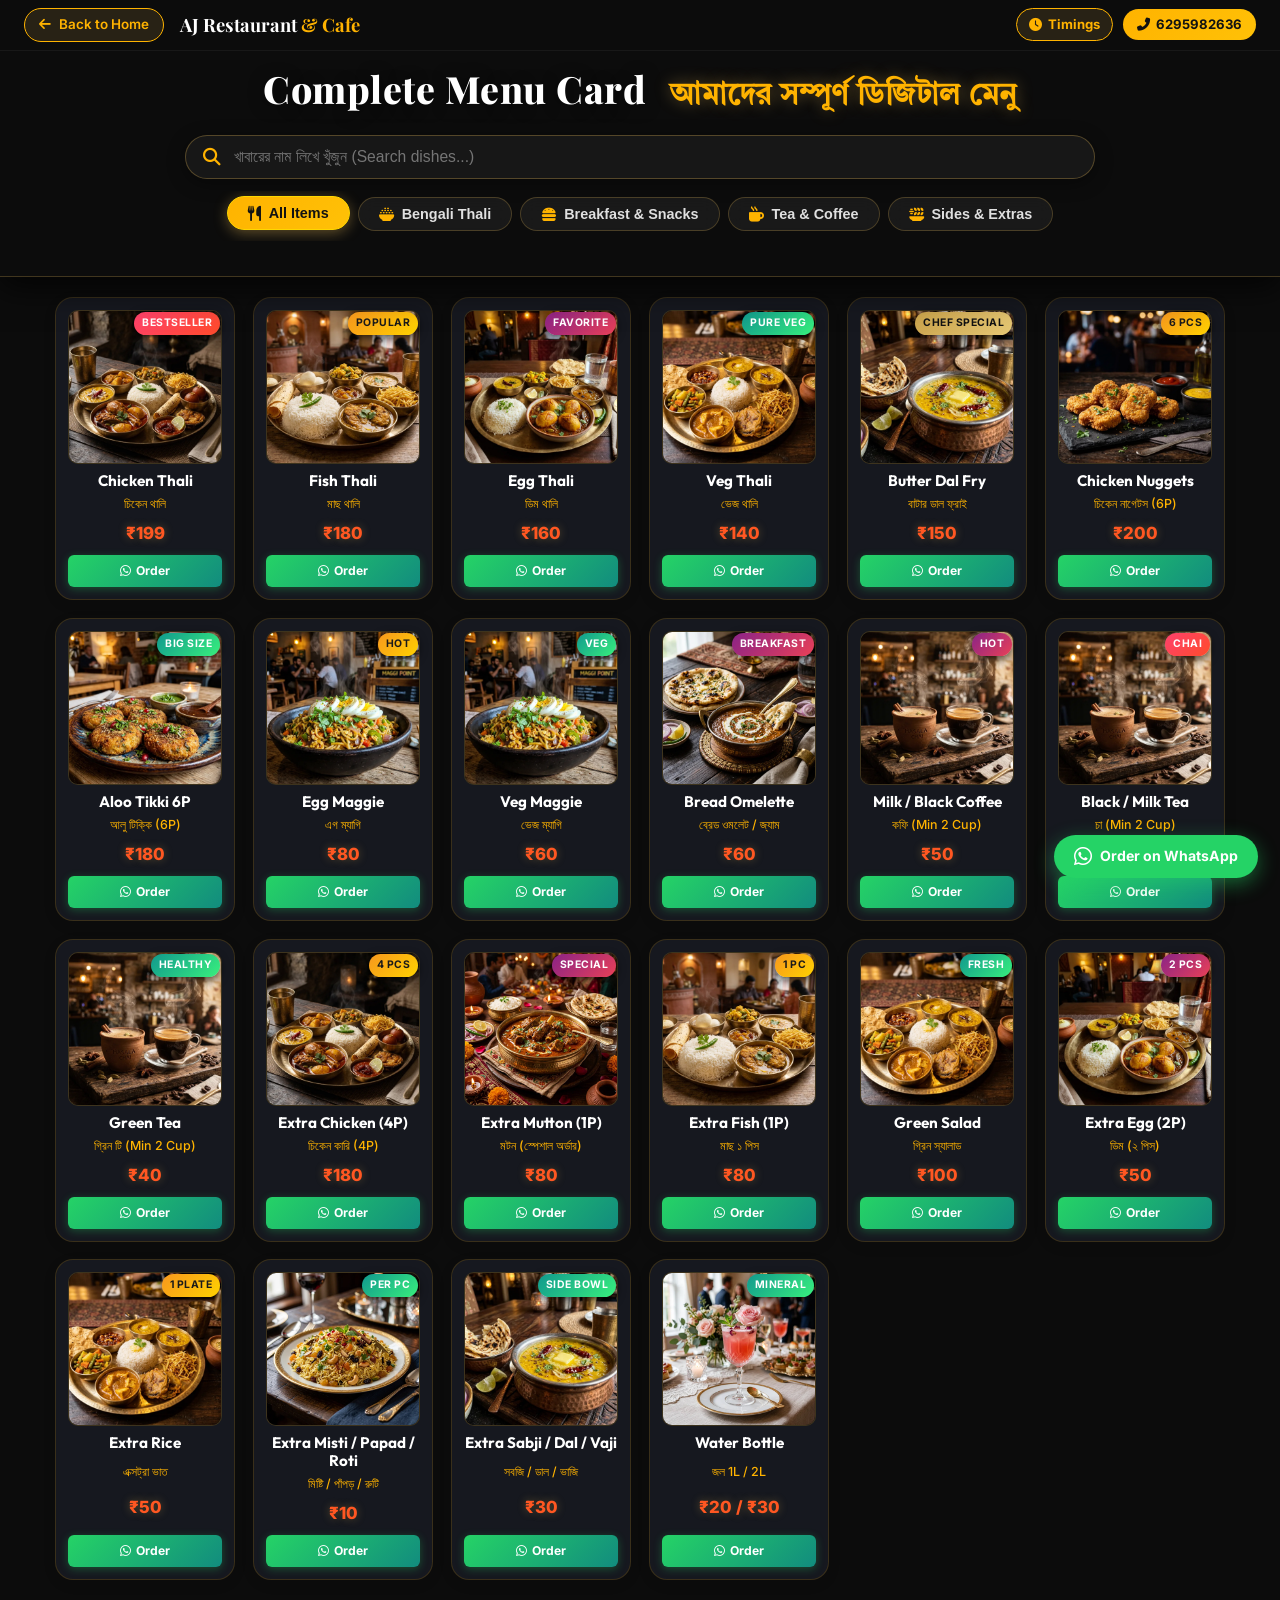
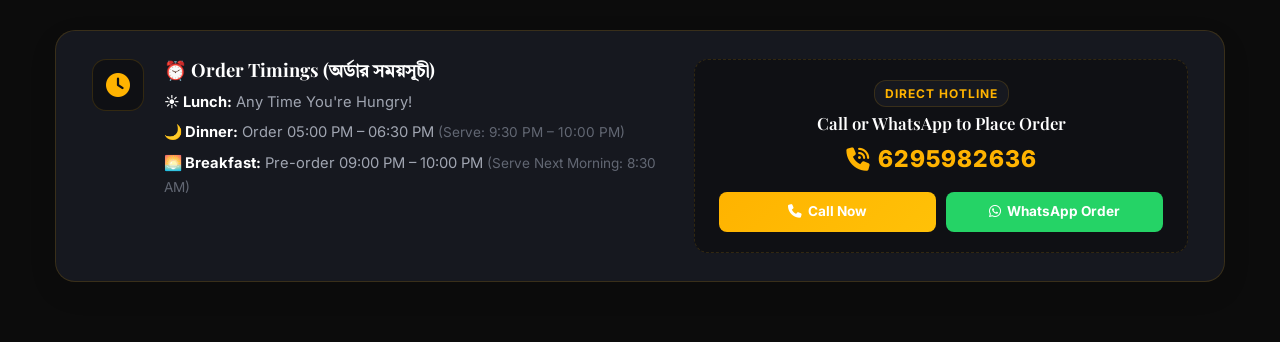
<file: menu.html>
﻿<!DOCTYPE html>
<html lang="bn">
<head>
    <meta charset="UTF-8">
    <meta name="viewport" content="width=device-width, initial-scale=1.0">
    <title>Full Menu Card | Moner Swad| সম্পূর্ণ মেনু</title>
    
    <!-- Meta Descriptions & SEO -->
    <meta name="description" content="Explore the full digital menu of Moner Swad. Bengali Thalis, Snacks, Tea, Coffee, Extras & Direct WhatsApp Ordering.">
    <meta name="theme-color" content="#c9a24b">
    
    <!-- Fonts -->
    <link rel="preconnect" href="https://fonts.googleapis.com">
    <link rel="preconnect" href="https://fonts.gstatic.com" crossorigin>
    <link href="https://fonts.googleapis.com/css2?family=Cinzel:wght@500;700;900&family=Inter:wght@300;400;500;600;700;800&family=Outfit:wght@400;500;600;700;800&family=Playfair+Display:ital,wght@0,600;0,700;0,900;1,600&family=Tiro+Bangla:ital@0;1&display=swap" rel="stylesheet">
    
    <!-- Font Awesome -->
    <link rel="stylesheet" href="https://cdnjs.cloudflare.com/ajax/libs/font-awesome/6.5.1/css/all.min.css">
    
    <!-- Main Style -->
    <link rel="stylesheet" href="styles.css">

    <style>
        /* Specific Styles for Compact Full Menu Page */
        .full-menu-page {
            background-color: #0c0c0c;
            color: #ffffff;
            min-height: 100vh;
        }

        /* Sticky Top Header Container (Nav + Hero + Search + Category Filter Tabs) */
        .sticky-menu-top-container {
            position: sticky;
            top: 0;
            z-index: 1000;
            background: rgba(13, 13, 13, 0.96);
            backdrop-filter: blur(20px);
            -webkit-backdrop-filter: blur(20px);
            border-bottom: 1.5px solid rgba(201, 162, 75, 0.28);
            box-shadow: 0 10px 30px rgba(0, 0, 0, 0.75);
        }

        .full-menu-nav {
            padding: 8px 24px;
            display: flex;
            align-items: center;
            justify-content: space-between;
            border-bottom: 1px solid rgba(255, 255, 255, 0.05);
        }

        .full-menu-nav-left {
            display: flex;
            align-items: center;
            gap: 16px;
        }

        .nav-back-btn {
            display: inline-flex;
            align-items: center;
            gap: 8px;
            background: rgba(201, 162, 75, 0.15);
            border: 1px solid var(--accent-gold);
            color: var(--accent-gold);
            padding: 5px 14px;
            border-radius: 25px;
            text-decoration: none;
            font-weight: 600;
            font-size: 0.84rem;
            transition: all 0.3s ease;
        }

        .nav-back-btn:hover {
            background: var(--accent-gold);
            color: #121212;
            transform: translateX(-3px);
            box-shadow: 0 0 15px rgba(201, 162, 75, 0.5);
        }

        .full-menu-logo-title {
            font-family: 'Playfair Display', serif;
            font-size: 1.15rem;
            font-weight: 700;
            color: #ffffff;
        }

        .full-menu-logo-title span {
            color: var(--accent-gold);
        }

        .full-menu-nav-right {
            display: flex;
            align-items: center;
            gap: 10px;
        }

        .nav-timing-btn {
            display: inline-flex;
            align-items: center;
            gap: 6px;
            background: rgba(201, 162, 75, 0.15);
            border: 1px solid var(--accent-gold);
            color: var(--accent-gold);
            padding: 5px 12px;
            border-radius: 25px;
            text-decoration: none;
            font-weight: 700;
            font-size: 0.82rem;
            transition: all 0.3s ease;
        }

        .nav-timing-btn:hover {
            background: var(--accent-gold);
            color: #121212;
            transform: translateY(-2px);
            box-shadow: 0 0 15px rgba(201, 162, 75, 0.5);
        }

        .nav-call-btn {
            display: inline-flex;
            align-items: center;
            gap: 6px;
            background: linear-gradient(135deg, var(--accent-gold), var(--accent-amber));
            color: #121212;
            padding: 5px 14px;
            border-radius: 25px;
            text-decoration: none;
            font-weight: 700;
            font-size: 0.82rem;
            transition: all 0.3s ease;
        }

        .nav-call-btn:hover {
            transform: translateY(-2px);
            box-shadow: 0 4px 15px rgba(201, 162, 75, 0.5);
        }

        /* Full Menu Hero Header (Enlarged & Prominent) */
        .full-menu-hero {
            text-align: center;
            padding: 14px 20px 10px;
            position: relative;
        }

        .full-menu-hero h1 {
            font-family: 'Playfair Display', serif;
            font-size: 2.35rem;
            font-weight: 800;
            color: #ffffff;
            margin-bottom: 0;
            line-height: 1.25;
            letter-spacing: 0.5px;
            text-shadow: 0 2px 15px rgba(0, 0, 0, 0.5);
        }

        .full-menu-hero h1 .bengali-heading {
            color: var(--accent-gold);
            display: inline-block;
            font-size: 1.85rem;
            margin-left: 14px;
            font-family: 'Tiro Bangla', serif;
            font-weight: 700;
            text-shadow: 0 0 16px rgba(201, 162, 75, 0.45);
        }

        .full-menu-hero p {
            display: none;
        }

        /* Search & Filter Controls (Spacious & Longer) */
        .menu-control-bar {
            max-width: 950px;
            margin: 0 auto;
            padding: 10px 20px 15px;
        }

        .search-box-wrapper {
            position: relative;
            margin-bottom: 12px;
        }

        .search-box-wrapper input {
            width: 100%;
            background: rgba(24, 24, 24, 0.96);
            border: 1.5px solid rgba(201, 162, 75, 0.35);
            padding: 12px 20px 12px 48px;
            border-radius: 30px;
            color: #ffffff;
            font-size: 0.98rem;
            outline: none;
            transition: all 0.3s ease;
            box-shadow: 0 4px 18px rgba(0, 0, 0, 0.4);
        }

        .search-box-wrapper input:focus {
            border-color: var(--accent-gold);
            box-shadow: 0 0 20px rgba(201, 162, 75, 0.45);
            background: rgba(32, 32, 32, 0.98);
        }

        .search-box-wrapper i {
            position: absolute;
            left: 18px;
            top: 50%;
            transform: translateY(-50%);
            color: var(--accent-gold);
            font-size: 1.1rem;
        }

        .menu-category-tabs {
            touch-action: pan-x pan-y;
            overscroll-behavior-x: contain;
            display: flex;
            justify-content: center;
            flex-wrap: wrap;
            gap: 10px;
            margin: 0;
        }

        .menu-tab-btn {
            background: rgba(30, 30, 30, 0.75);
            border: 1.5px solid rgba(201, 162, 75, 0.28);
            color: #e0e0e0;
            padding: 8px 20px;
            border-radius: 25px;
            font-size: 0.9rem;
            font-weight: 600;
            cursor: pointer;
            backdrop-filter: blur(8px);
            transition: all 0.25s ease;
            display: inline-flex;
            align-items: center;
            gap: 8px;
        }

        .menu-tab-btn i {
            color: var(--accent-gold);
            font-size: 0.95rem;
            transition: transform 0.3s ease;
        }

        .menu-tab-btn:hover {
            border-color: var(--accent-gold);
            color: #ffffff;
            background: rgba(201, 162, 75, 0.18);
            transform: translateY(-2px);
            box-shadow: 0 4px 15px rgba(201, 162, 75, 0.25);
        }

        .menu-tab-btn.active {
            background: linear-gradient(135deg, var(--accent-gold), var(--accent-amber));
            border-color: #ffd700;
            color: #121212;
            box-shadow: 0 3px 14px rgba(201, 162, 75, 0.45);
            transform: translateY(-1px);
        }

        .menu-tab-btn.active i {
            color: #121212;
        }

        /* Compact Grid for Full Menu */
        .compact-menu-grid-container {
            max-width: 1200px;
            margin: 20px auto 50px;
            padding: 0 15px;
        }

        .compact-grid {
            display: grid;
            grid-template-columns: repeat(auto-fill, minmax(180px, 1fr));
            gap: 18px;
        }

        /* Food Card styles matching index.html */
        .compact-grid .food-menu-card {
            flex: initial;
            width: 100%;
            animation: floatMenuItem 4.5s ease-in-out infinite alternate;
        }

        .compact-grid .food-menu-card.hidden {
            display: none !important;
        }

        /* No Results Message */
        #no-results-msg {
            text-align: center;
            padding: 50px 20px;
            font-size: 1.1rem;
            color: var(--accent-gold);
            display: none;
            grid-column: 1 / -1;
        }

        /* Floating Order Quick Dial */
        .floating-order-btn {
            position: fixed;
            bottom: 22px;
            right: 22px;
            z-index: 999;
            display: flex;
            align-items: center;
            gap: 8px;
            background: #25D366;
            color: #ffffff;
            padding: 10px 20px;
            border-radius: 35px;
            text-decoration: none;
            font-weight: 700;
            font-size: 0.88rem;
            box-shadow: 0 6px 20px rgba(37, 211, 102, 0.45);
            transition: all 0.3s ease;
            animation: pulseOrderBtn 2.5s infinite;
        }

        .floating-order-btn:hover {
            background: #1ebc59;
            transform: scale(1.06);
            box-shadow: 0 8px 25px rgba(37, 211, 102, 0.65);
        }

        @keyframes pulseOrderBtn {
            0%, 100% { transform: scale(1); }
            50% { transform: scale(1.04); }
        }

        @media (max-width: 600px) {
            .full-menu-nav {
                padding: 8px 12px;
            }
            .nav-back-btn span {
                display: none;
            }
            .full-menu-logo-title {
                font-size: 1.05rem;
            }
            .nav-timing-btn {
                padding: 4px 8px;
                font-size: 0.76rem;
            }
            .nav-timing-btn span {
                display: none;
            }
            .nav-call-btn {
                padding: 4px 10px;
                font-size: 0.76rem;
            }
            .full-menu-hero {
                padding: 10px 10px 4px;
            }
            .full-menu-hero h1 {
                font-size: 1.65rem;
            }
            .full-menu-hero h1 .bengali-heading {
                font-size: 1.35rem;
                display: block;
                margin-left: 0;
                margin-top: 4px;
            }
            .menu-control-bar {
                padding: 6px 12px 10px;
            }
            .search-box-wrapper {
                margin-bottom: 8px;
            }
            .search-box-wrapper input {
                padding: 9px 16px 9px 38px;
                font-size: 0.88rem;
                border-radius: 25px;
            }
            .search-box-wrapper i {
                left: 14px;
                font-size: 0.95rem;
            }
            .menu-category-tabs {
            touch-action: pan-x pan-y;
            overscroll-behavior-x: contain;
                gap: 6px;
                overflow-x: auto;
                flex-wrap: nowrap;
                justify-content: flex-start;
                padding-bottom: 4px;
                -webkit-overflow-scrolling: touch;
            }
            .menu-tab-btn {
                padding: 6px 14px;
                font-size: 0.8rem;
                border-radius: 20px;
                white-space: nowrap;
                flex-shrink: 0;
            }
            .compact-grid {
                grid-template-columns: repeat(2, 1fr);
                gap: 10px;
            }
            .compact-grid .food-menu-card {
                padding: 8px;
            }
            .food-title {
                font-size: 0.86rem;
            }
            .bengali-title {
                font-size: 0.72rem;
            }
            .food-price {
                font-size: 0.95rem;
            }
            .food-order-btn {
                padding: 5px 8px;
                font-size: 0.72rem;
            }
        }
    </style>
</head>
<body class="full-menu-page">

    <!-- Sticky Top Header (Navbar + Hero Title + Search Box + Filter Tabs) -->
    <div class="sticky-menu-top-container">
        <!-- Top Navigation Bar -->
        <nav class="full-menu-nav">
            <div class="full-menu-nav-left">
                <a href="index.html" class="nav-back-btn" title="Go back to Home Page">
                    <i class="fas fa-arrow-left"></i> <span>Back to Home</span>
                </a>
                <div class="full-menu-logo-title">
                    AJ Restaurant <span>& Cafe</span>
                </div>
            </div>
            <div class="full-menu-nav-right">
                <a href="#order-timings" class="nav-timing-btn" id="nav-timing-toggle-btn" title="Order Timings (অর্ডার সময়সূচী)">
                    <i class="fas fa-clock" id="nav-timing-icon"></i> <span id="nav-timing-text">Timings</span>
                </a>
                <a href="tel:6295982636" class="nav-call-btn">
                    <i class="fas fa-phone-alt"></i> <span>6295982636</span>
                </a>
            </div>
        </nav>

        <!-- Hero Header -->
        <header class="full-menu-hero">
            <h1>Complete Menu Card <span class="bengali-heading">আমাদের সম্পূর্ণ ডিজিটাল মেনু</span></h1>
        </header>

        <!-- Search Bar & Category Filter Tabs -->
        <div class="menu-control-bar">
            <div class="search-box-wrapper">
                <i class="fas fa-search"></i>
                <input type="text" id="menu-search-input" placeholder="খাবারের নাম লিখে খুঁজুন (Search dishes...)" autocomplete="off">
            </div>

            <div class="menu-category-tabs">
                <button class="menu-tab-btn active" data-category="all">
                    <i class="fas fa-utensils"></i> All Items
                </button>
                <button class="menu-tab-btn" data-category="thali">
                    <i class="fas fa-bowl-rice"></i> Bengali Thali
                </button>
                <button class="menu-tab-btn" data-category="snacks">
                    <i class="fas fa-burger"></i> Breakfast & Snacks
                </button>
                <button class="menu-tab-btn" data-category="beverages">
                    <i class="fas fa-mug-hot"></i> Tea & Coffee
                </button>
                <button class="menu-tab-btn" data-category="extras">
                    <i class="fas fa-plate-wheat"></i> Sides & Extras
                </button>
            </div>
        </div>
    </div>

    <!-- Compact Full Menu Grid -->
    <main class="compact-menu-grid-container">
        <div class="compact-grid" id="full-menu-grid">

            <!-- 1. Chicken Thali -->
            <div class="food-menu-card" data-category="thali" data-keywords="chicken thali murgi murgir mangsho rice dal sabji thali">
                <div class="food-card-badge bestseller">Bestseller</div>
                <div class="food-card-img-box">
                    <img src="assets/menu_chicken_thali.webp" alt="Chicken Thali" loading="lazy">
                </div>
                <div class="food-card-body">
                    <h3 class="food-title">Chicken Thali</h3>
                    <span class="bengali-title">চিকেন থালি</span>
                    <span class="food-price">₹199</span>
                    <a href="https://wa.me/915842183659?text=Hi%20AJ%20Restaurant,%20I%20want%20to%20order%20Chicken%20Thali%20(₹199)" target="_blank" class="food-order-btn">
                        <i class="fab fa-whatsapp"></i> Order
                    </a>
                </div>
            </div>

            <!-- 2. Fish Thali -->
            <div class="food-menu-card" data-category="thali" data-keywords="fish thali macher thali mach jhol rui katla rice dal thali">
                <div class="food-card-badge popular">Popular</div>
                <div class="food-card-img-box">
                    <img src="assets/menu_fish_thali.webp" alt="Fish Thali" loading="lazy">
                </div>
                <div class="food-card-body">
                    <h3 class="food-title">Fish Thali</h3>
                    <span class="bengali-title">মাছ থালি</span>
                    <span class="food-price">₹180</span>
                    <a href="https://wa.me/915842183659?text=Hi%20AJ%20Restaurant,%20I%20want%20to%20order%20Fish%20Thali%20(₹180)" target="_blank" class="food-order-btn">
                        <i class="fab fa-whatsapp"></i> Order
                    </a>
                </div>
            </div>

            <!-- 3. Egg Thali -->
            <div class="food-menu-card" data-category="thali" data-keywords="egg thali dimer thali dim kosha rice dal thali">
                <div class="food-card-badge special">Favorite</div>
                <div class="food-card-img-box">
                    <img src="assets/menu_egg_thali.webp" alt="Egg Thali" loading="lazy">
                </div>
                <div class="food-card-body">
                    <h3 class="food-title">Egg Thali</h3>
                    <span class="bengali-title">ডিম থালি</span>
                    <span class="food-price">₹160</span>
                    <a href="https://wa.me/915842183659?text=Hi%20AJ%20Restaurant,%20I%20want%20to%20order%20Egg%20Thali%20(₹160)" target="_blank" class="food-order-btn">
                        <i class="fab fa-whatsapp"></i> Order
                    </a>
                </div>
            </div>

            <!-- 4. Veg Thali -->
            <div class="food-menu-card" data-category="thali" data-keywords="veg thali niramish thali paneer dal sabji rice mishti doi">
                <div class="food-card-badge pure-veg">Pure Veg</div>
                <div class="food-card-img-box">
                    <img src="assets/menu_veg_thali.webp" alt="Veg Thali" loading="lazy">
                </div>
                <div class="food-card-body">
                    <h3 class="food-title">Veg Thali</h3>
                    <span class="bengali-title">ভেজ থালি</span>
                    <span class="food-price">₹140</span>
                    <a href="https://wa.me/915842183659?text=Hi%20AJ%20Restaurant,%20I%20want%20to%20order%20Veg%20Thali%20(₹140)" target="_blank" class="food-order-btn">
                        <i class="fab fa-whatsapp"></i> Order
                    </a>
                </div>
            </div>

            <!-- 5. Butter Dal Fry -->
            <div class="food-menu-card" data-category="extras" data-keywords="butter dal fry yellow dal tadka veg">
                <div class="food-card-badge chef">Chef Special</div>
                <div class="food-card-img-box">
                    <img src="assets/menu_butter_dal_fry.webp" alt="Butter Dal Fry" loading="lazy">
                </div>
                <div class="food-card-body">
                    <h3 class="food-title">Butter Dal Fry</h3>
                    <span class="bengali-title">বাটার ডাল ফ্রাই</span>
                    <span class="food-price">₹150</span>
                    <a href="https://wa.me/915842183659?text=Hi%20AJ%20Restaurant,%20I%20want%20to%20order%20Butter%20Dal%20Fry%20(₹150)" target="_blank" class="food-order-btn">
                        <i class="fab fa-whatsapp"></i> Order
                    </a>
                </div>
            </div>

            <!-- 6. Chicken Nuggets (6P) -->
            <div class="food-menu-card" data-category="snacks" data-keywords="chicken nuggets 6p fried snacks non-veg">
                <div class="food-card-badge popular">6 Pcs</div>
                <div class="food-card-img-box">
                    <img src="assets/menu_chicken_nuggets.webp" alt="Chicken Nuggets" loading="lazy">
                </div>
                <div class="food-card-body">
                    <h3 class="food-title">Chicken Nuggets</h3>
                    <span class="bengali-title">চিকেন নাগেটস (6P)</span>
                    <span class="food-price">₹200</span>
                    <a href="https://wa.me/915842183659?text=Hi%20AJ%20Restaurant,%20I%20want%20to%20order%20Chicken%20Nuggets%20(₹200)" target="_blank" class="food-order-btn">
                        <i class="fab fa-whatsapp"></i> Order
                    </a>
                </div>
            </div>

            <!-- 7. Aloo Tikki Big Size (6P) -->
            <div class="food-menu-card" data-category="snacks" data-keywords="aloo tikki potato cutlet snacks big size veg">
                <div class="food-card-badge pure-veg">Big Size</div>
                <div class="food-card-img-box">
                    <img src="assets/menu_aloo_tikki.webp" alt="Aloo Tikki Big Size" loading="lazy">
                </div>
                <div class="food-card-body">
                    <h3 class="food-title">Aloo Tikki 6P</h3>
                    <span class="bengali-title">আলু টিক্কি (6P)</span>
                    <span class="food-price">₹180</span>
                    <a href="https://wa.me/915842183659?text=Hi%20AJ%20Restaurant,%20I%20want%20to%20order%20Aloo%20Tikki%20(₹180)" target="_blank" class="food-order-btn">
                        <i class="fab fa-whatsapp"></i> Order
                    </a>
                </div>
            </div>

            <!-- 8. Egg Maggie -->
            <div class="food-menu-card" data-category="snacks" data-keywords="egg maggie noodles masala snacks">
                <div class="food-card-badge popular">Hot</div>
                <div class="food-card-img-box">
                    <img src="assets/menu_egg_maggie.webp" alt="Egg Maggie" loading="lazy">
                </div>
                <div class="food-card-body">
                    <h3 class="food-title">Egg Maggie</h3>
                    <span class="bengali-title">এগ ম্যাগি</span>
                    <span class="food-price">₹80</span>
                    <a href="https://wa.me/915842183659?text=Hi%20AJ%20Restaurant,%20I%20want%20to%20order%20Egg%20Maggie%20(₹80)" target="_blank" class="food-order-btn">
                        <i class="fab fa-whatsapp"></i> Order
                    </a>
                </div>
            </div>

            <!-- 9. Veg Maggie -->
            <div class="food-menu-card" data-category="snacks" data-keywords="veg maggie masala noodles snacks vegetarian">
                <div class="food-card-badge pure-veg">Veg</div>
                <div class="food-card-img-box">
                    <img src="assets/menu_egg_maggie.webp" alt="Veg Maggie" loading="lazy">
                </div>
                <div class="food-card-body">
                    <h3 class="food-title">Veg Maggie</h3>
                    <span class="bengali-title">ভেজ ম্যাগি</span>
                    <span class="food-price">₹60</span>
                    <a href="https://wa.me/915842183659?text=Hi%20AJ%20Restaurant,%20I%20want%20to%20order%20Veg%20Maggie%20(₹60)" target="_blank" class="food-order-btn">
                        <i class="fab fa-whatsapp"></i> Order
                    </a>
                </div>
            </div>

            <!-- 10. Bread Omelette / Jam / Butter -->
            <div class="food-menu-card" data-category="snacks" data-keywords="bread omelette jam butter breakfast toast egg">
                <div class="food-card-badge special">Breakfast</div>
                <div class="food-card-img-box">
                    <img src="assets/menu6.webp" alt="Bread Omelette Jam Butter" loading="lazy">
                </div>
                <div class="food-card-body">
                    <h3 class="food-title">Bread Omelette</h3>
                    <span class="bengali-title">ব্রেড ওমলেট / জ্যাম</span>
                    <span class="food-price">₹60</span>
                    <a href="https://wa.me/915842183659?text=Hi%20AJ%20Restaurant,%20I%20want%20to%20order%20Bread%20Omelette%20(₹60)" target="_blank" class="food-order-btn">
                        <i class="fab fa-whatsapp"></i> Order
                    </a>
                </div>
            </div>

            <!-- 11. Milk / Black Coffee -->
            <div class="food-menu-card" data-category="beverages" data-keywords="coffee milk coffee black coffee hot drink beverages espresso">
                <div class="food-card-badge special">Hot</div>
                <div class="food-card-img-box">
                    <img src="assets/menu_tea_coffee.webp" alt="Milk and Black Coffee" loading="lazy">
                </div>
                <div class="food-card-body">
                    <h3 class="food-title">Milk / Black Coffee</h3>
                    <span class="bengali-title">কফি (Min 2 Cup)</span>
                    <span class="food-price">₹50</span>
                    <a href="https://wa.me/915842183659?text=Hi%20AJ%20Restaurant,%20I%20want%20to%20order%20Coffee" target="_blank" class="food-order-btn">
                        <i class="fab fa-whatsapp"></i> Order
                    </a>
                </div>
            </div>

            <!-- 12. Black / Milk Tea -->
            <div class="food-menu-card" data-category="beverages" data-keywords="tea chai milk tea black tea masala chai beverage">
                <div class="food-card-badge bestseller">Chai</div>
                <div class="food-card-img-box">
                    <img src="assets/menu_tea_coffee.webp" alt="Black and Milk Tea" loading="lazy">
                </div>
                <div class="food-card-body">
                    <h3 class="food-title">Black / Milk Tea</h3>
                    <span class="bengali-title">চা (Min 2 Cup)</span>
                    <span class="food-price">₹25</span>
                    <a href="https://wa.me/915842183659?text=Hi%20AJ%20Restaurant,%20I%20want%20to%20order%20Tea" target="_blank" class="food-order-btn">
                        <i class="fab fa-whatsapp"></i> Order
                    </a>
                </div>
            </div>

            <!-- 13. Green Tea -->
            <div class="food-menu-card" data-category="beverages" data-keywords="green tea healthy detox hot beverage">
                <div class="food-card-badge pure-veg">Healthy</div>
                <div class="food-card-img-box">
                    <img src="assets/menu_tea_coffee.webp" alt="Green Tea" loading="lazy">
                </div>
                <div class="food-card-body">
                    <h3 class="food-title">Green Tea</h3>
                    <span class="bengali-title">গ্রিন টি (Min 2 Cup)</span>
                    <span class="food-price">₹40</span>
                    <a href="https://wa.me/915842183659?text=Hi%20AJ%20Restaurant,%20I%20want%20to%20order%20Green%20Tea" target="_blank" class="food-order-btn">
                        <i class="fab fa-whatsapp"></i> Order
                    </a>
                </div>
            </div>

            <!-- 14. Extra Chicken (4P) -->
            <div class="food-menu-card" data-category="extras" data-keywords="extra chicken 4p murgir mangsho chicken curry side non-veg">
                <div class="food-card-badge popular">4 Pcs</div>
                <div class="food-card-img-box">
                    <img src="assets/menu_chicken_thali.webp" alt="Extra Chicken 4P" loading="lazy">
                </div>
                <div class="food-card-body">
                    <h3 class="food-title">Extra Chicken (4P)</h3>
                    <span class="bengali-title">চিকেন কারি (4P)</span>
                    <span class="food-price">₹180</span>
                    <a href="https://wa.me/915842183659?text=Hi%20AJ%20Restaurant,%20I%20want%20to%20order%20Extra%20Chicken%204P%20(₹180)" target="_blank" class="food-order-btn">
                        <i class="fab fa-whatsapp"></i> Order
                    </a>
                </div>
            </div>

            <!-- 15. Extra Mutton (1P - Special Order) -->
            <div class="food-menu-card" data-category="extras" data-keywords="extra mutton 1p khasi mangsho mutton kosha special non-veg">
                <div class="food-card-badge special">Special</div>
                <div class="food-card-img-box">
                    <img src="assets/menu3.webp" alt="Extra Mutton 1P" loading="lazy">
                </div>
                <div class="food-card-body">
                    <h3 class="food-title">Extra Mutton (1P)</h3>
                    <span class="bengali-title">মটন (স্পেশাল অর্ডার)</span>
                    <span class="food-price">₹80</span>
                    <a href="https://wa.me/915842183659?text=Hi%20AJ%20Restaurant,%20I%20want%20to%20order%20Extra%20Mutton%20(₹80)" target="_blank" class="food-order-btn">
                        <i class="fab fa-whatsapp"></i> Order
                    </a>
                </div>
            </div>

            <!-- 16. Extra Fish (1P) -->
            <div class="food-menu-card" data-category="extras" data-keywords="extra fish 1p macher jhol rui katla side non-veg">
                <div class="food-card-badge popular">1 Pc</div>
                <div class="food-card-img-box">
                    <img src="assets/menu_fish_thali.webp" alt="Extra Fish 1P" loading="lazy">
                </div>
                <div class="food-card-body">
                    <h3 class="food-title">Extra Fish (1P)</h3>
                    <span class="bengali-title">মাছ ১ পিস</span>
                    <span class="food-price">₹80</span>
                    <a href="https://wa.me/915842183659?text=Hi%20AJ%20Restaurant,%20I%20want%20to%20order%20Extra%20Fish%20(₹80)" target="_blank" class="food-order-btn">
                        <i class="fab fa-whatsapp"></i> Order
                    </a>
                </div>
            </div>

            <!-- 17. Green Salad -->
            <div class="food-menu-card" data-category="extras" data-keywords="green salad cucumber tomato onion lemon salad veg">
                <div class="food-card-badge pure-veg">Fresh</div>
                <div class="food-card-img-box">
                    <img src="assets/menu_veg_thali.webp" alt="Green Salad" loading="lazy">
                </div>
                <div class="food-card-body">
                    <h3 class="food-title">Green Salad</h3>
                    <span class="bengali-title">গ্রিন স্যালাড</span>
                    <span class="food-price">₹100</span>
                    <a href="https://wa.me/915842183659?text=Hi%20AJ%20Restaurant,%20I%20want%20to%20order%20Green%20Salad%20(₹100)" target="_blank" class="food-order-btn">
                        <i class="fab fa-whatsapp"></i> Order
                    </a>
                </div>
            </div>

            <!-- 18. Extra Egg (2P) -->
            <div class="food-menu-card" data-category="extras" data-keywords="extra egg 2p dim egg curry side non-veg">
                <div class="food-card-badge special">2 Pcs</div>
                <div class="food-card-img-box">
                    <img src="assets/menu_egg_thali.webp" alt="Extra Egg 2P" loading="lazy">
                </div>
                <div class="food-card-body">
                    <h3 class="food-title">Extra Egg (2P)</h3>
                    <span class="bengali-title">ডিম (২ পিস)</span>
                    <span class="food-price">₹50</span>
                    <a href="https://wa.me/915842183659?text=Hi%20AJ%20Restaurant,%20I%20want%20to%20order%20Extra%20Egg%202P%20(₹50)" target="_blank" class="food-order-btn">
                        <i class="fab fa-whatsapp"></i> Order
                    </a>
                </div>
            </div>

            <!-- 19. Extra Rice -->
            <div class="food-menu-card" data-category="extras" data-keywords="extra rice bhat rice portion veg side">
                <div class="food-card-badge popular">1 Plate</div>
                <div class="food-card-img-box">
                    <img src="assets/menu_veg_thali.webp" alt="Extra Rice" loading="lazy">
                </div>
                <div class="food-card-body">
                    <h3 class="food-title">Extra Rice</h3>
                    <span class="bengali-title">এক্সট্রা ভাত</span>
                    <span class="food-price">₹50</span>
                    <a href="https://wa.me/915842183659?text=Hi%20AJ%20Restaurant,%20I%20want%20to%20order%20Extra%20Rice%20(₹50)" target="_blank" class="food-order-btn">
                        <i class="fab fa-whatsapp"></i> Order
                    </a>
                </div>
            </div>

            <!-- 20. Extra Misti / Papad / Roti -->
            <div class="food-menu-card" data-category="extras" data-keywords="extra misti papad roti sweet flatbread side">
                <div class="food-card-badge pure-veg">Per Pc</div>
                <div class="food-card-img-box">
                    <img src="assets/menu2.webp" alt="Extra Misti Papad Roti" loading="lazy">
                </div>
                <div class="food-card-body">
                    <h3 class="food-title">Extra Misti / Papad / Roti</h3>
                    <span class="bengali-title">মিষ্টি / পাঁপড় / রুটি</span>
                    <span class="food-price">₹10</span>
                    <a href="https://wa.me/915842183659?text=Hi%20AJ%20Restaurant,%20I%20want%20to%20order%20Extra%20Misti%20Papad%20Roti%20(₹10)" target="_blank" class="food-order-btn">
                        <i class="fab fa-whatsapp"></i> Order
                    </a>
                </div>
            </div>

            <!-- 21. Extra Sabji / Dal / Vaji -->
            <div class="food-menu-card" data-category="extras" data-keywords="extra sabji dal vaji butter dal fry veg side">
                <div class="food-card-badge pure-veg">Side Bowl</div>
                <div class="food-card-img-box">
                    <img src="assets/menu_butter_dal_fry.webp" alt="Extra Sabji Dal Vaji" loading="lazy">
                </div>
                <div class="food-card-body">
                    <h3 class="food-title">Extra Sabji / Dal / Vaji</h3>
                    <span class="bengali-title">সবজি / ডাল / ভাজি</span>
                    <span class="food-price">₹30</span>
                    <a href="https://wa.me/915842183659?text=Hi%20AJ%20Restaurant,%20I%20want%20to%20order%20Extra%20Sabji%20Dal%20Vaji%20(₹30)" target="_blank" class="food-order-btn">
                        <i class="fab fa-whatsapp"></i> Order
                    </a>
                </div>
            </div>

            <!-- 20. Packaged Water Bottle (1L / 2L) -->
            <div class="food-menu-card" data-category="beverages" data-keywords="water bottle 1l 2l mineral water drink">
                <div class="food-card-badge pure-veg">Mineral</div>
                <div class="food-card-img-box">
                    <img src="assets/menu5.webp" alt="Packaged Water Bottle" loading="lazy">
                </div>
                <div class="food-card-body">
                    <h3 class="food-title">Water Bottle</h3>
                    <span class="bengali-title">জল 1L / 2L</span>
                    <span class="food-price">₹20 / ₹30</span>
                    <a href="https://wa.me/915842183659?text=Hi%20AJ%20Restaurant,%20I%20want%20to%20order%20Water%20Bottle" target="_blank" class="food-order-btn">
                        <i class="fab fa-whatsapp"></i> Order
                    </a>
                </div>
            </div>

        </div>

        <!-- No Results Fallback -->
        <div id="no-results-msg">
            <i class="fas fa-search" style="font-size: 2.5rem; margin-bottom: 12px; display: block;"></i>
            <p>আপনার খোঁজা অনুযায়ী কোনো খাবার পাওয়া যায়নি। অন্য কিছু লিখে খুঁজুন।</p>
        </div>
    </main>

    <!-- Order Timings Banner -->
    <div id="order-timings" style="max-width: 1200px; margin: 0 auto 60px; padding: 0 15px; scroll-margin-top: 170px;">
        <div class="order-info-banner glassmorphism">
            <div class="order-timing-card">
                <div class="timing-icon"><i class="fas fa-clock"></i></div>
                <div class="timing-details">
                    <h4>⏰ Order Timings (অর্ডার সময়সূচী)</h4>
                    <ul>
                        <li><strong>☀️ Lunch:</strong> Any Time You're Hungry!</li>
                        <li><strong>🌙 Dinner:</strong> Order 05:00 PM – 06:30 PM <span class="serve-time">(Serve: 9:30 PM – 10:00 PM)</span></li>
                        <li><strong>🌅 Breakfast:</strong> Pre-order 09:00 PM – 10:00 PM <span class="serve-time">(Serve Next Morning: 8:30 AM)</span></li>
                    </ul>
                </div>
            </div>
            
            <div class="order-call-box">
                <div class="call-badge">Direct Hotline</div>
                <h3>Call or WhatsApp to Place Order</h3>
                <a href="tel:6295982636" class="order-phone-link">
                    <i class="fas fa-phone-volume"></i> 6295982636
                </a>
                <div class="quick-action-btns">
                    <a href="tel:6295982636" class="direct-call-btn">
                        <i class="fas fa-phone"></i> Call Now
                    </a>
                    <a href="https://wa.me/915842183659?text=Hello%20AJ%20Restaurant,%20I%20want%20to%20place%20an%20order!" target="_blank" class="direct-wp-btn">
                        <i class="fab fa-whatsapp"></i> WhatsApp Order
                    </a>
                </div>
            </div>
        </div>
    </div>

    <!-- Floating Direct WhatsApp Button -->
    <a href="https://wa.me/915842183659?text=Hello%20AJ%20Restaurant,%20I%20want%20to%20order%20food!" target="_blank" class="floating-order-btn" title="Direct WhatsApp Order">
        <i class="fab fa-whatsapp" style="font-size: 1.3rem;"></i> <span>Order on WhatsApp</span>
    </a>

    <!-- JavaScript for Live Search & Category Filtering -->
    <script>
        document.addEventListener('DOMContentLoaded', () => {
            const searchInput = document.getElementById('menu-search-input');
            const categoryTabs = document.querySelectorAll('.menu-tab-btn');
            const foodCards = document.querySelectorAll('.food-menu-card');
            const noResultsMsg = document.getElementById('no-results-msg');

            let activeCategory = 'all';

            function filterMenu() {
                const query = searchInput.value.toLowerCase().trim();
                let visibleCount = 0;

                foodCards.forEach(card => {
                    const cardCategory = card.getAttribute('data-category');
                    const keywords = (card.getAttribute('data-keywords') || '') + ' ' + card.innerText.toLowerCase();

                    const matchesCategory = (activeCategory === 'all' || cardCategory === activeCategory);
                    const matchesSearch = query === '' || keywords.includes(query);

                    if (matchesCategory && matchesSearch) {
                        card.classList.remove('hidden');
                        visibleCount++;
                    } else {
                        card.classList.add('hidden');
                    }
                });

                if (visibleCount === 0) {
                    noResultsMsg.style.display = 'block';
                } else {
                    noResultsMsg.style.display = 'none';
                }
            }

            // Category Tab Clicks
            categoryTabs.forEach(tab => {
                tab.addEventListener('click', () => {
                    categoryTabs.forEach(t => t.classList.remove('active'));
                    tab.classList.add('active');
                    activeCategory = tab.getAttribute('data-category');
                    const tabsContainer = tab.closest('.menu-category-tabs');
                    if (tabsContainer) {
                        const targetScroll = tab.offsetLeft - (tabsContainer.clientWidth / 2) + (tab.offsetWidth / 2);
                        tabsContainer.scrollTo({ left: targetScroll, behavior: 'smooth' });
                    }
                    filterMenu();
                });
            });

            // Search Input Live Filter
            searchInput.addEventListener('input', () => {
                filterMenu();
            });

            // ============================================================
            // TWO-WAY TOGGLE SCROLL (Click to go to Timings, Click again to go to Top)
            // ============================================================
            const timingToggleBtn = document.getElementById('nav-timing-toggle-btn');
            const timingIcon = document.getElementById('nav-timing-icon');
            const timingText = document.getElementById('nav-timing-text');
            const orderTimingsSection = document.getElementById('order-timings');

            function isNearTimingsSection() {
                if (!orderTimingsSection) return false;
                const rect = orderTimingsSection.getBoundingClientRect();
                return rect.top <= window.innerHeight * 0.75;
            }

            if (timingToggleBtn && orderTimingsSection) {
                timingToggleBtn.addEventListener('click', (e) => {
                    e.preventDefault();
                    if (isNearTimingsSection()) {
                        // If already at Timings section -> Smoothly scroll back to TOP
                        window.scrollTo({ top: 0, behavior: 'smooth' });
                    } else {
                        // Smoothly scroll DOWN to Order Timings section
                        orderTimingsSection.scrollIntoView({ behavior: 'smooth', block: 'start' });
                    }
                });

                // Dynamically update button icon/text when user scrolls near timings
                window.addEventListener('scroll', () => {
                    if (isNearTimingsSection()) {
                        timingToggleBtn.classList.add('at-bottom');
                        if (timingIcon) timingIcon.className = 'fas fa-arrow-up';
                        if (timingText) timingText.innerText = 'Top';
                        timingToggleBtn.title = 'Scroll back to Top (উপরে ফিরে যান)';
                    } else {
                        timingToggleBtn.classList.remove('at-bottom');
                        if (timingIcon) timingIcon.className = 'fas fa-clock';
                        if (timingText) timingText.innerText = 'Timings';
                        timingToggleBtn.title = 'Order Timings (অর্ডার সময়সূচী)';
                    }
                }, { passive: true });
            }
        });
    </script>
</body>
</html>
</file>
<file: styles.css>
﻿/* ============================================================
   MONER SWAD - CAKES & CAFE — Premium Modern Theme
   ============================================================ */

@import url('https://fonts.googleapis.com/css2?family=Playfair+Display:wght@400;600;700;800&family=Outfit:wght@300;400;600;800&family=Inter:wght@300;400;500;600&display=swap');

/* ---- CSS Variables ---- */
:root {
    --bg-deep:       #090a0d;
    --bg-dark:       #0f1014;
    --bg-card:       #16181f;
    --bg-card2:      #1d2029;
    --accent-gold:   #ffb300; /* Moner Swad Gold */
    --accent-amber:  #ffc107;
    --accent-light:  #ffe082;
    --accent-red:    #ff5722; /* Moner Swad Orange/Red */
    --accent-warm:   #ff7043;
    --text-primary:  #ffffff;
    --text-secondary:#a0a5b1;
    --text-muted:    #626773;
    --glass-bg:      rgba(255, 179, 0, 0.03);
    --glass-border:  rgba(255, 179, 0, 0.15);
    --glass-shadow:  0 8px 40px rgba(0, 0, 0, 0.5);
    --glow-gold:     0 0 25px rgba(255, 179, 0, 0.25);
    --radius-sm:     8px;
    --radius-md:     16px;
    --radius-lg:     24px;
    --transition:    all 0.4s cubic-bezier(0.4, 0, 0.2, 1);
}

/* ---- Reset ---- */
*, *::before, *::after {
    margin: 0;
    padding: 0;
    box-sizing: border-box;
}

html {
    scroll-behavior: smooth;
}

body {
    font-family: 'Inter', sans-serif;
    background-color: var(--bg-deep);
    color: var(--text-primary);
    overflow-x: hidden;
    line-height: 1.6;
}

body.no-scroll {
    overflow-y: hidden !important;
}

h1, h2, h3, h4 {
    font-family: 'Playfair Display', 'Tiro Bangla', serif;
    line-height: 1.2;
}

/* ---- Custom Scrollbar ---- */
::-webkit-scrollbar          { width: 6px; }
::-webkit-scrollbar-track    { background: var(--bg-deep); }
::-webkit-scrollbar-thumb    { background: var(--accent-gold); border-radius: 3px; }
::-webkit-scrollbar-thumb:hover { background: var(--accent-amber); }

/* ============================================================
   NAVBAR
   ============================================================ */
.navbar {
    position: sticky;
    top: 0;
    margin: 0;
    width: 100%;
    padding: 0 5%;
    height: 72px;
    border-radius: 0;
    display: flex;
    justify-content: space-between;
    align-items: center;
    background: rgba(15, 16, 20, 0.92);
    backdrop-filter: blur(20px);
    -webkit-backdrop-filter: blur(20px);
    z-index: 1000;
    border-bottom: 1px solid rgba(255, 179, 0, 0.2);
    box-shadow: 0 4px 30px rgba(0, 0, 0, 0.5);
    transition: var(--transition);
}

.navbar-scrolled {
    height: 62px;
    background: rgba(15, 16, 20, 0.97);
    border-bottom-color: rgba(255, 179, 0, 0.35);
    box-shadow: 0 8px 40px rgba(0, 0, 0, 0.7), var(--glow-gold);
}

.logo-container {
    display: flex;
    align-items: center;
    gap: 0.75rem;
}

.logo-brand-img {
    position: relative;
    z-index: 1002;
    height: 64px;
    width: auto;
    object-fit: contain;
    transition: var(--transition);
}

.logo-brand-img:hover {
    transform: scale(1.04);
}

.logo-text {
    font-size: 1.5rem;
    font-weight: 800;
    letter-spacing: 1px;
    background: linear-gradient(90deg, var(--accent-gold), var(--accent-red));
    -webkit-background-clip: text;
    -webkit-text-fill-color: transparent;
    font-family: 'Outfit', sans-serif;
    animation: fadeHeaderBrand 10s ease-in-out infinite;
    display: inline-block;
    will-change: opacity, transform;
}

.nav-links {
    display: flex;
    flex-direction: column;
    position: absolute;
    top: 100%;
    right: 5%; /* Align with padding of navbar actions */
    width: 210px;
    height: auto;
    background: rgba(15, 16, 20, 0.97);
    backdrop-filter: blur(20px);
    -webkit-backdrop-filter: blur(20px);
    border: 1px solid rgba(255, 179, 0, 0.2);
    border-radius: 0 0 var(--radius-md) var(--radius-md);
    padding: 1.5rem 0;
    gap: 0.25rem;
    box-shadow: 0 15px 40px rgba(0, 0, 0, 0.6);
    opacity: 0;
    transform: translateY(-8px);
    pointer-events: none;
    transition: all 0.3s cubic-bezier(0.165, 0.84, 0.44, 1);
    align-items: center;
    list-style: none;
    z-index: 1000;
}

.nav-links.nav-active {
    opacity: 1;
    transform: translateY(0);
    pointer-events: auto;
}

.nav-links a {
    text-decoration: none;
    color: var(--text-secondary);
    font-weight: 500;
    font-size: 0.95rem;
    letter-spacing: 0.5px;
    text-transform: uppercase;
    padding: 0.65rem 1.4rem;
    border-radius: var(--radius-sm);
    transition: var(--transition);
    position: relative;
    display: block;
    width: 100%;
    text-align: center;
}

.nav-links a::after {
    content: '';
    position: absolute;
    bottom: 2px;
    left: 50%;
    transform: translateX(-50%);
    width: 0;
    height: 1.5px;
    background: var(--accent-gold);
    border-radius: 2px;
    transition: width 0.3s ease;
}

.nav-links a:hover {
    color: var(--accent-light);
}

.nav-links a:hover::after {
    width: 60%;
}

.hamburger {
    display: block; /* Show hamburger globally on PC and Mobile */
    cursor: pointer;
    font-size: 1.4rem;
    color: var(--text-primary);
    padding: 0.4rem;
    border-radius: var(--radius-sm);
    transition: var(--transition);
}

.hamburger:hover {
    color: var(--accent-gold);
    background: rgba(255, 179, 0, 0.08);
}

/* ============================================================
   HERO / BANNER SECTION
   ============================================================ */
.hero {
    position: relative;
    width: 100%;
    aspect-ratio: 16 / 9;
    max-height: 75vh;
    display: flex;
    align-items: center;
    justify-content: center;
    text-align: center;
    overflow: hidden;
    margin-top: 0;
}

.hero-bg {
    position: absolute;
    inset: 0;
    z-index: 0;
    overflow: hidden;
    background: var(--bg-deep);
}

.hero-bg::before {
    content: '';
    position: absolute;
    top: -30px;
    left: -30px;
    right: -30px;
    bottom: -30px;
    background-image: var(--bg-image);
    background-size: cover;
    background-position: center;
    filter: blur(28px) brightness(0.28) saturate(1.2);
    transition: background-image 1.2s ease-in-out;
    z-index: 0;
}

.hero-bg img {
    position: absolute;
    inset: 0;
    width: 100%;
    height: 100%;
    object-fit: cover;
    display: block;
    opacity: 0;
    transition: opacity 1.5s ease-in-out;
    z-index: 1;
}

.hero-bg img.active {
    opacity: 1;
    z-index: 2;
}

.hero-bg img.prev {
    opacity: 0;
    z-index: 1;
}

.hero-nav-zone {
    position: absolute;
    top: 0;
    bottom: 0;
    width: 15%;
    z-index: 5;
    cursor: pointer;
    background: transparent;
    transition: background 0.3s ease;
}

.hero-nav-zone.left-zone {
    left: 0;
}

.hero-nav-zone.right-zone {
    right: 0;
}

/* Subtle feedback on hover (no arrow icons) */
.hero-nav-zone:hover {
    background: rgba(255, 255, 255, 0.03);
}







/* Subtle feedback on hover (no arrow icons) */








/* Subtle feedback on hover (no arrow icons) */


.overlay {
    position: absolute;
    inset: 0;
    background: transparent;
    z-index: 3;
    pointer-events: none;
}

/* ============================================================
   SECTION SHARED
   ============================================================ */
section {
    padding: 15px 6%;
}

.section-title {
    font-family: 'Playfair Display', 'Tiro Bangla', serif;
    font-size: 2.1rem;
    font-weight: 700;
    text-align: center;
    margin-bottom: 1.2rem;
    color: var(--text-primary);
    position: relative;
    display: inline-block;
    width: 100%;
    letter-spacing: -0.5px;
}

.section-title::after {
    content: '';
    display: block;
    width: 60px;
    height: 2px;
    background: linear-gradient(90deg, var(--accent-gold), var(--accent-light));
    margin: 0.8rem auto 0;
    border-radius: 2px;
    box-shadow: 0 0 10px rgba(255, 179, 0, 0.5);
}

/* ============================================================
   VIBE SECTION
   ============================================================ */
.vibe-section {
    background: radial-gradient(ellipse at center top, rgba(200,146,42,0.05) 0%, transparent 65%);
    border-top: 1px solid rgba(200, 146, 42, 0.08);
    border-bottom: 1px solid rgba(200, 146, 42, 0.08);
    padding-top: 15px;
    padding-bottom: 15px;
}

.vibe-container {
    display: flex;
    align-items: center;
    justify-content: center;
    flex-wrap: wrap;
    gap: 1.2rem;
    padding: 0;
    max-width: 1100px;
    margin: 0 auto;
}

.vibe-text {
    max-width: 520px;
}

.vibe-text h3 {
    font-family: 'Playfair Display', 'Tiro Bangla', serif;
    font-size: 2rem;
    margin-bottom: 1.2rem;
    font-weight: 700;
    color: var(--text-primary);
    position: relative;
    padding-left: 1.2rem;
}

.vibe-text h3::before {
    content: '';
    position: absolute;
    left: 0;
    top: 10%;
    height: 80%;
    width: 3px;
    background: linear-gradient(to bottom, var(--accent-gold), var(--accent-amber));
    border-radius: 3px;
}

.vibe-text p {
    color: var(--text-secondary);
    line-height: 1.9;
    font-size: 1.05rem;
    font-weight: 400;
}

/* ---- Interactive Cafe Cake ---- */
.cake-container {
    position: relative;
    width: 160px;
    height: 160px;
    cursor: pointer;
    margin: 20px;
    display: flex;
    align-items: flex-end;
    justify-content: center;
    flex-shrink: 0;
}

.cake-container::before {
    content: '';
    position: absolute;
    bottom: -12px;
    width: 120px;
    height: 32px;
    background: radial-gradient(ellipse, rgba(255,179,0,0.2) 0%, transparent 70%);
    z-index: 0;
    transition: var(--transition);
}

.cake-container:hover::before {
    transform: scale(1.4);
    background: radial-gradient(ellipse, rgba(255,179,0,0.4) 0%, transparent 70%);
}

.cake-stand {
    width: 130px;
    height: 12px;
    border-radius: 50%;
    background: rgba(255, 179, 0, 0.05);
    border: 1.5px solid rgba(255, 179, 0, 0.25);
    position: absolute;
    bottom: 2px;
    z-index: 1;
    box-shadow: 0 4px 10px rgba(0, 0, 0, 0.4);
}

.cake {
    position: relative;
    width: 96px;
    height: 72px;
    z-index: 2;
    margin-bottom: 8px;
    transition: transform 0.4s cubic-bezier(0.175, 0.885, 0.32, 1.275);
}

.cake-base {
    position: absolute;
    bottom: 0;
    left: 3px;
    width: 90px;
    height: 48px;
    background: #4b3621; /* Chocolate cake layer base */
    border: 1.5px solid rgba(255, 179, 0, 0.2);
    border-radius: 4px;
    box-shadow: inset 0 -5px 12px rgba(0,0,0,0.3);
}

.cake-frosting {
    position: absolute;
    bottom: 34px;
    left: 3px;
    width: 90px;
    height: 18px;
    background: var(--accent-red); /* Cream frosting drop */
    border-radius: 6px 6px 3px 3px;
    box-shadow: inset 0 3px 5px rgba(255, 255, 255, 0.2);
}

.candle {
    position: absolute;
    bottom: 48px;
    left: 45px;
    width: 6px;
    height: 24px;
    background: linear-gradient(to right, var(--accent-gold), var(--accent-light));
    border-radius: 1px;
    z-index: 3;
}

.flame {
    position: absolute;
    bottom: 70px;
    left: 43px;
    width: 10px;
    height: 15px;
    background: #ffe082;
    border-radius: 50% 50% 20% 20%;
    z-index: 4;
    opacity: 0;
    transform: scale(0);
    transform-origin: bottom center;
    transition: all 0.3s cubic-bezier(0.175, 0.885, 0.32, 1.275);
    box-shadow: 0 0 10px var(--accent-gold), 0 0 20px var(--accent-red);
}

/* Light up animation when clicked */
.cake-container.lit .flame {
    opacity: 1;
    transform: scale(1);
    animation: flameFlicker 1.5s infinite alternate ease-in-out;
}

@keyframes flameFlicker {
    0% { transform: scale(1) rotate(-1deg); }
    100% { transform: scale(1.1) rotate(1deg); }
}

.cake-container:hover .cake { transform: scale(1.06) translateY(-4px); }

/* Sparkles rising up when candle is lit */
.sparkle {
    position: absolute;
    top: 50px;
    width: 6px;
    height: 6px;
    background: #ffe082;
    border-radius: 50%;
    opacity: 0;
    filter: blur(1.5px);
    box-shadow: 0 0 8px var(--accent-gold);
    z-index: 1;
}

.cake-container.lit .sparkle {
    animation: sparkleUp 2.2s infinite ease-out;
}

.sparkle:nth-child(1) { left: 45px;  animation-delay: 0s; }
.sparkle:nth-child(2) { left: 65px;  animation-delay: 0.6s; }
.sparkle:nth-child(3) { left: 85px;  animation-delay: 1.2s; }

@keyframes sparkleUp {
    0%   { transform: translateY(0) scale(1); opacity: 0; }
    30%  { opacity: 0.8; }
    100% { transform: translateY(-70px) scale(0.2); opacity: 0; }
}

/* ============================================================
   REVIEWS GALLERY SLIDER
   ============================================================ */
.reviews-section {
    background: var(--bg-dark);
}

.reviews-slider-container {
    position: relative;
    max-width: 500px;
    margin: 0 auto;
    padding: 0 10px;
}

.reviews-slider {
    position: relative;
    height: 500px;
    width: 100%;
    border-radius: var(--radius-md);
    overflow: hidden;
}

.gallery-item {
    transition: transform 0.3s ease;
    padding: 15px;
    border-radius: var(--radius-md);
}

.reviews-slider .review-slide {
    position: absolute;
    inset: 0;
    width: 100%;
    height: 100%;
    opacity: 0;
    z-index: 1;
    transition: opacity 1s ease-in-out;
    pointer-events: none;
    padding: 0;
}

.reviews-slider .review-slide.active {
    opacity: 1;
    z-index: 2;
    pointer-events: auto;
}

.reviews-slider .review-slide img {
    width: 100%;
    height: 100%;
    object-fit: contain;
    border: none;
    background: none;
    filter: drop-shadow(0 12px 32px rgba(0, 0, 0, 0.65));
}

/* ---- Slider Buttons ---- */
.slider-btn {
    position: absolute;
    top: 50%;
    transform: translateY(-50%);
    background: rgba(255, 179, 0, 0.1);
    border: 1px solid rgba(255, 179, 0, 0.3);
    color: var(--text-primary);
    width: 50px;
    height: 50px;
    border-radius: 50%;
    display: flex;
    align-items: center;
    justify-content: center;
    cursor: pointer;
    z-index: 10;
    backdrop-filter: blur(10px);
    -webkit-backdrop-filter: blur(10px);
    transition: var(--transition);
    font-size: 0.9rem;
}

.slider-btn:hover {
    background: var(--accent-gold);
    border-color: var(--accent-gold);
    color: #fff;
    box-shadow: 0 0 20px rgba(255, 179, 0, 0.55);
    transform: translateY(-50%) scale(1.12);
}

.prev-btn { left:  -68px; }
.next-btn { right: -68px; }

/* ---- Slider Dots ---- */
.slider-dots {
    display: flex;
    justify-content: center;
    gap: 8px;
    margin-top: 2rem;
}

.dot {
    width: 8px;
    height: 8px;
    border-radius: 50%;
    background: rgba(255, 179, 0, 0.2);
    border: 1px solid rgba(255, 179, 0, 0.3);
    cursor: pointer;
    transition: var(--transition);
}

.dot.active,
.dot:hover {
    background: var(--accent-gold);
    border-color: var(--accent-gold);
    box-shadow: 0 0 8px rgba(255, 179, 0, 0.5);
    transform: scale(1.3);
}

/* ---- CTA Button ---- */
.cta-button {
    display: inline-flex;
    align-items: center;
    gap: 0.7rem;
    padding: 14px 34px;
    background: transparent;
    color: var(--accent-light);
    border: 1.5px solid var(--accent-gold);
    border-radius: 4px;
    font-weight: 500;
    font-size: 0.95rem;
    letter-spacing: 0.8px;
    text-transform: uppercase;
    text-decoration: none;
    transition: var(--transition);
    box-shadow: 0 0 0 rgba(255, 179, 0, 0);
    position: relative;
    overflow: hidden;
}

.cta-button::before {
    content: '';
    position: absolute;
    inset: 0;
    background: linear-gradient(135deg, var(--accent-gold), var(--accent-amber));
    opacity: 0;
    transition: opacity 0.35s ease;
    z-index: -1;
}

.cta-button:hover {
    color: #fff;
    border-color: var(--accent-amber);
    box-shadow: 0 4px 25px rgba(255, 179, 0, 0.45);
    transform: translateY(-2px);
}

.cta-button:hover::before {
    opacity: 1;
}

/* ============================================================
   GLASSMORPHISM CARD
   ============================================================ */
.glassmorphism {
    background: rgba(22, 24, 31, 0.65);
    backdrop-filter: blur(16px);
    -webkit-backdrop-filter: blur(16px);
    border: 1px solid rgba(255, 179, 0, 0.15);
    border-radius: var(--radius-lg);
    padding: 24px 32px;
    box-shadow: 0 8px 48px rgba(0, 0, 0, 0.55), inset 0 1px 0 rgba(255, 179, 0, 0.08);
}

/* ============================================================
   CONTACT SECTION
   ============================================================ */
#contact {
    background: radial-gradient(ellipse at bottom, rgba(255,179,0,0.06) 0%, transparent 65%);
    border-top: 1px solid rgba(255, 179, 0, 0.08);
    padding-top: 25px;
    padding-bottom: 25px;
}
#contact .section-title,
.contact-section .section-title {
    font-family: 'Outfit', sans-serif;
    font-weight: 800;
    letter-spacing: 0.8px;
}


.contact-container {
    display: flex;
    justify-content: space-around;
    flex-wrap: wrap;
    gap: 1.5rem;
    max-width: 800px;
    margin: 0 auto;
}

.contact-info, .social-links {
    flex: 1;
    min-width: 270px;
}

.contact-info h2, .social-links h2 {
    font-family: 'Playfair Display', 'Tiro Bangla', serif;
    font-size: 1.6rem;
    margin-bottom: 1.1rem;
    font-weight: 700;
    color: var(--text-primary);
    letter-spacing: -0.3px;
    padding-bottom: 0.4rem;
    border-bottom: 1px solid rgba(255, 179, 0, 0.2);
}

.info-item {
    display: flex;
    align-items: flex-start;
    gap: 14px;
    margin-bottom: 0.6rem;
    color: var(--text-secondary);
    font-size: 1rem;
    transition: var(--transition);
    padding: 6px 10px;
    border-radius: var(--radius-sm);
    border: 1px solid transparent;
}

.info-item:hover {
    transform: translateX(4px);
    color: var(--text-primary);
    background: rgba(255, 179, 0, 0.05);
    border-color: rgba(255, 179, 0, 0.12);
}

.info-item i {
    color: var(--accent-gold);
    font-size: 1.15rem;
    width: 22px;
    margin-top: 3px;
    flex-shrink: 0;
    transition: transform 0.3s ease;
}

.info-item:hover i {
    transform: scale(1.2);
    color: var(--accent-amber);
}

/* ---- Social Icons ---- */
.social-icons {
    display: flex;
    gap: 12px;
    flex-wrap: wrap;
    margin-top: 0.5rem;
}

.social-icon {
    display: flex;
    align-items: center;
    justify-content: center;
    width: 50px;
    height: 50px;
    border-radius: 12px;
    background: rgba(255, 179, 0, 0.05);
    color: var(--text-secondary);
    font-size: 1.3rem;
    text-decoration: none;
    transition: var(--transition);
    border: 1px solid rgba(255, 179, 0, 0.15);
}

.social-icon:hover {
    background: var(--accent-gold);
    border-color: var(--accent-gold);
    color: var(--bg-deep);
    transform: translateY(-5px) scale(1.06);
    box-shadow: 0 8px 24px rgba(255, 179, 0, 0.45);
}

/* ============================================================
   FOOTER
   ============================================================ */
footer {
    text-align: center;
    padding: 15px 5%;
    background: var(--bg-deep);
    color: var(--text-muted);
    border-top: 1px solid var(--glass-border);
    font-size: 0.88rem;
    letter-spacing: 0.3px;
}

footer p {
    margin: 0;
}

/* ============================================================
   ANIMATIONS
   ============================================================ */
@keyframes fadeUp {
    from { opacity: 0; transform: translateY(30px); }
    to   { opacity: 1; transform: translateY(0); }
}

@keyframes steamUp {
    0%   { transform: translateY(0) scaleX(1); opacity: 0; }
    40%  { opacity: 0.85; }
    100% { transform: translateY(-55px) scaleX(2.5); opacity: 0; }
}

@keyframes shimmer {
    0%   { background-position: -200% 0; }
    100% { background-position: 200% 0; }
}

/* ============================================================
   RESPONSIVE — MOBILE
   ============================================================ */
@media (max-width: 768px) {
    .hero {
        aspect-ratio: 16 / 9;
        height: auto;
        min-height: auto;
        max-height: none;
        margin-top: 0;
    }

    .navbar {
        top: 0;
        margin: 0;
        width: 100%;
        padding: 0 5%;
        height: 60px;
        border-radius: 0;
    }

    .navbar-scrolled {
        top: 0;
        height: 54px;
    }

    .logo-brand-img { height: 50px; width: auto; }
    .logo-text { font-size: 0.95rem; }

    section { padding: 20px 5%; }

    .section-title {
        font-size: 1.65rem;
        margin-bottom: 0.8rem;
    }
    .cta-button {
        padding: 10px 22px;
        font-size: 0.82rem;
        letter-spacing: 0.5px;
    }

    .vibe-container {
        flex-direction: row;
        align-items: center;
        text-align: left;
        gap: 1rem;
        flex-wrap: nowrap;
    }

    .cake-container {
        transform: scale(0.65);
        transform-origin: bottom center;
        margin: 0;
        flex-shrink: 0;
    }

    .vibe-text {
        flex: 1;
        min-width: 0;
    }

    .vibe-text h3::before { display: none; }
    .vibe-text h3 {
        padding-left: 0;
        font-size: 1.25rem;
        margin-bottom: 0.5rem;
    }

    .vibe-text p {
        font-size: 0.85rem;
        line-height: 1.5;
    }

    .contact-container { flex-direction: column; gap: 1.5rem; }

    .glassmorphism { padding: 20px 16px; }

    /* Mobile review slider */
    .reviews-slider-container { max-width: 95%; }
    .reviews-slider { height: 380px; }

    .prev-btn {
        left: -6px;
        background: rgba(15, 16, 20, 0.85);
        border-color: rgba(255, 179, 0, 0.5);
        width: 40px;
        height: 40px;
    }
    .next-btn {
        right: -6px;
        background: rgba(15, 16, 20, 0.85);
        border-color: rgba(255, 179, 0, 0.5);
        width: 40px;
        height: 40px;
    }
}

/* ============================================================
   PRELOADER
   ============================================================ */
#preloader {
    position: fixed;
    inset: 0;
    width: 100vw;
    height: 100vh;
    background: var(--bg-deep);
    display: flex;
    justify-content: center;
    align-items: center;
    z-index: 9999;
    transition: opacity 0.9s cubic-bezier(0.77, 0, 0.175, 1), visibility 0.9s;
}

#preloader::before,
#preloader::after {
    content: '';
    position: absolute;
    left: 50%;
    transform: translateX(-50%);
    width: 1px;
    height: 80px;
    background: linear-gradient(to bottom, transparent, var(--accent-gold), transparent);
    opacity: 0.4;
}

#preloader::before { top: 0; }
#preloader::after  { bottom: 0; }

.preloader-content {
    text-align: center;
    display: flex;
    flex-direction: column;
    align-items: center;
    gap: 2.2rem;
    padding: 20px;
}

.preloader-title {
    font-family: 'Playfair Display', 'Tiro Bangla', serif;
    font-size: 2.8rem;
    font-weight: 700;
    color: var(--text-primary);
    opacity: 0;
    transform: translateY(25px);
    animation: preloaderTextReveal 1.2s cubic-bezier(0.165, 0.84, 0.44, 1) forwards 0.3s;
    line-height: 1.25;
    letter-spacing: -0.5px;
}

.preloader-title .highlight {
    color: var(--accent-gold);
    display: inline-block;
    background: linear-gradient(135deg, var(--accent-light) 0%, var(--accent-gold) 60%, var(--accent-amber) 100%);
    -webkit-background-clip: text;
    -webkit-text-fill-color: transparent;
    filter: drop-shadow(0 0 12px rgba(255, 179, 0, 0.45));
}

.preloader-loader {
    width: 180px;
    height: 2px;
    background: rgba(255, 179, 0, 0.08);
    border-radius: 2px;
    overflow: hidden;
    opacity: 0;
    animation: fadeIn 0.8s ease forwards 0.8s;
    position: relative;
}

.loader-bar {
    width: 0;
    height: 100%;
    background: linear-gradient(90deg, transparent, var(--accent-gold), var(--accent-light), var(--accent-gold), transparent);
    background-size: 200% 100%;
    box-shadow: 0 0 12px var(--accent-gold);
    animation: fillProgress 1.1s cubic-bezier(0.1, 0.85, 0.25, 1) forwards,
               shimmer 1.5s linear infinite 0.5s;
}

/* ---- Preloader Animations ---- */
@keyframes preloaderTextReveal {
    to { opacity: 1; transform: translateY(0); }
}

@keyframes fillProgress {
    to { width: 100%; }
}

@keyframes fadeIn {
    to { opacity: 1; }
}

.preloader-fade-out {
    opacity: 0;
    visibility: hidden;
}

/* ============================================================
   ANIMATIONS
   ============================================================ */
@keyframes fadeHeaderBrand {
    0% {
        opacity: 0;
        transform: translateY(-5px);
        filter: blur(4px);
    }
    5% {
        opacity: 1;
        transform: translateY(0);
        filter: blur(0);
    }
    45% {
        opacity: 1;
        transform: translateY(0);
        filter: blur(0);
    }
    50% {
        opacity: 0;
        transform: translateY(5px);
        filter: blur(4px);
    }
    100% {
        opacity: 0;
        transform: translateY(5px);
        filter: blur(4px);
    }
}

/* ============================================================
   LOGO FOOTBALL ROLL & TEXT REVEAL ANIMATION
   ============================================================ */
.logo-text-wrapper {
    display: flex;
    align-items: center;
    position: relative;
    padding-left: 0px;
}

.animated-football-header {
    position: absolute;
    left: -52px;
    width: 48px;
    height: 48px;
    top: 50%;
    margin-top: -24px;
    display: inline-block;
    z-index: 10;
    animation: footballRollAcross 14s linear infinite;
    will-change: left, transform, opacity;
    pointer-events: none;
}

.animated-football-header svg,
.animated-football-header img {
    width: 100%;
    height: 100%;
}

.logo-text {
    font-size: 1.5rem;
    font-weight: 800;
    letter-spacing: 1px;
    background: linear-gradient(90deg, var(--accent-gold), var(--accent-red));
    -webkit-background-clip: text;
    -webkit-text-fill-color: transparent;
    font-family: 'Outfit', sans-serif;
    display: inline-block;
    white-space: nowrap;
    overflow: hidden;
    clip-path: inset(0 100% 0 0);
    opacity: 0;
    animation: revealTextWipe 14s linear infinite;
    will-change: clip-path, opacity;
}

@keyframes footballRollAcross {
    0% {
        left: -52px;
        transform: scaleX(1);
        opacity: 0;
    }
    1.5% {
        opacity: 1;
    }
    14.3% {
        left: calc(100% - 52px);
        transform: scaleX(1);
        opacity: 1;
    }
    21.4% {
        left: calc(100vw - 10% - 220px);
        transform: scaleX(1);
        opacity: 0;
    }
    50% {
        left: calc(100vw - 10% - 220px);
        transform: scaleX(1);
        opacity: 0;
    }
    51.5% {
        left: calc(100vw - 10% - 220px);
        transform: scaleX(-1);
        opacity: 1;
    }
    57.1% {
        left: calc(100% - 52px);
        transform: scaleX(-1);
        opacity: 1;
    }
    71.4% {
        left: -52px;
        transform: scaleX(-1);
        opacity: 1;
    }
    78.6% {
        left: -140px;
        transform: scaleX(-1);
        opacity: 0;
    }
    100% {
        left: -52px;
        transform: scaleX(1);
        opacity: 0;
    }
}

@keyframes footballRollAcrossMobile {
    0% {
        left: -38px;
        transform: scaleX(1);
        opacity: 0;
    }
    1.5% {
        opacity: 1;
    }
    14.3% {
        left: calc(100% - 38px);
        transform: scaleX(1);
        opacity: 1;
    }
    21.4% {
        left: calc(100vw - 10% - 160px);
        transform: scaleX(1);
        opacity: 0;
    }
    50% {
        left: calc(100vw - 10% - 160px);
        transform: scaleX(1);
        opacity: 0;
    }
    51.5% {
        left: calc(100vw - 10% - 160px);
        transform: scaleX(-1);
        opacity: 1;
    }
    57.1% {
        left: calc(100% - 38px);
        transform: scaleX(-1);
        opacity: 1;
    }
    71.4% {
        left: -38px;
        transform: scaleX(-1);
        opacity: 1;
    }
    78.6% {
        left: -100px;
        transform: scaleX(-1);
        opacity: 0;
    }
    100% {
        left: -38px;
        transform: scaleX(1);
        opacity: 0;
    }
}

@keyframes revealTextWipe {
    0%, 6.2% {
        clip-path: inset(0 100% 0 0);
        opacity: 0;
    }
    6.3% {
        opacity: 1;
    }
    18%, 55% {
        clip-path: inset(0 0% 0 0);
        opacity: 1;
    }
    57.1% {
        clip-path: inset(0 43% 0 0);
        opacity: 1;
    }
    61.5%, 100% {
        clip-path: inset(0 100% 0 0);
        opacity: 0;
    }
}

.rath-yatra-header-text {
    position: absolute;
    left: 50%;
    top: 50%;
    transform: translate(-50%, -50%);
    font-family: 'Playfair Display', 'Tiro Bangla', serif;
    font-size: 1.35rem;
    font-weight: 800;
    letter-spacing: 0.5px;
    color: #FFE082;
    white-space: nowrap;
    opacity: 0;
    pointer-events: none;
    animation: revealRathText 14s linear infinite;
    z-index: 5;
}

@keyframes revealRathText {
    0%, 6.2% {
        opacity: 1;
        transform: translate(-50%, -50%) translateY(0);
    }
    18% {
        opacity: 0;
        transform: translate(-50%, -50%) translateY(-10px);
    }
    55% {
        opacity: 0;
        transform: translate(-50%, -50%) translateY(10px);
    }
    61.5%, 100% {
        opacity: 1;
        transform: translate(-50%, -50%) translateY(0);
    }
}

/* ============================================================
   ANIME FIFA WORLD CUP 2026 BUTTON STYLES
   ============================================================ */
.navbar-actions {
    display: flex;
    align-items: center;
    gap: 0.35rem;
}





/* ============================================================
   INTERACTIVE RAKHI PURNIMA SPECIAL ALTAR
   ============================================================ */
.rath-feast-container {
    position: relative;
    width: 190px;
    height: 190px;
    background: radial-gradient(circle at center, #260A13 0%, #120408 100%);
    border-radius: var(--radius-md);
    border: 2px solid rgba(255, 193, 7, 0.55);
    box-shadow: 0 8px 24px rgba(0, 0, 0, 0.85), 
                inset 0 0 25px rgba(233, 30, 99, 0.25),
                0 0 14px rgba(255, 193, 7, 0.35);
    overflow: hidden;
    cursor: pointer;
    perspective: 500px;
    flex-shrink: 0;
    margin: 20px;
    transition: border-color 0.4s ease, box-shadow 0.4s ease;
}

.rath-feast-container:hover {
    border-color: #FFD54F;
    box-shadow: 0 8px 24px rgba(0, 0, 0, 0.95), 
                inset 0 0 25px rgba(255, 215, 0, 0.3),
                0 0 22px rgba(233, 30, 99, 0.5);
}

.temple-arch {
    position: absolute;
    top: 5px;
    left: 5px;
    right: 5px;
    bottom: 5px;
    border: 1px dashed rgba(255, 215, 0, 0.4);
    border-radius: var(--radius-md);
    pointer-events: none;
    z-index: 1;
}

.rath-altar-chariot {
    position: absolute;
    top: 15px;
    left: 50%;
    transform: translateX(-50%);
    width: 72px;
    height: 72px;
    z-index: 3;
    filter: drop-shadow(0 2px 6px rgba(0,0,0,0.7));
    transition: transform 0.4s cubic-bezier(0.175, 0.885, 0.32, 1.275), filter 0.4s ease;
    animation: trophyFloat 3.5s infinite ease-in-out;
}

.rath-altar-chariot svg {
    width: 100%;
    height: 100%;
}

.rath-feast-container.activated .rath-altar-chariot {
    filter: drop-shadow(0 0 10px #FFD700) drop-shadow(0 0 18px #E91E63);
    animation: trophyVibrate 0.12s infinite linear;
}

@keyframes trophyFloat {
    0%, 100% { transform: translateX(-50%) translateY(0); }
    50% { transform: translateX(-50%) translateY(-3px); }
}

@keyframes trophyVibrate {
    0%, 100% { transform: translateX(-50%) translate(0, 0) scale(1.04); }
    25% { transform: translateX(-50%) translate(-0.6px, 0.6px) scale(1.04); }
    50% { transform: translateX(-50%) translate(0.6px, -0.6px) scale(1.04); }
    75% { transform: translateX(-50%) translate(-0.6px, -0.6px) scale(1.04); }
}

.temple-bell {
    position: absolute;
    bottom: 12px;
    left: 50%;
    width: 58px;
    height: 58px;
    transform: translateX(-50%);
    z-index: 5;
    cursor: pointer;
    filter: drop-shadow(0 3px 6px rgba(0,0,0,0.7));
    transition: transform 0.6s cubic-bezier(0.19, 1, 0.22, 1), opacity 0.5s ease;
}

.temple-bell:hover {
    transform: translateX(-50%) scale(1.1);
}

.temple-bell svg {
    width: 100%;
    height: 100%;
}

.rath-feast-container.activated .temple-bell {
    transform: translateX(-50%) translateY(-55px) rotate(-22deg) scale(0.9);
    opacity: 0;
    pointer-events: none;
}

.rath-fusion-burger {
    position: absolute;
    bottom: 10px;
    left: 50%;
    width: 68px;
    height: 68px;
    transform: translate(-50%, 15px) scale(0.6);
    opacity: 0;
    z-index: 2;
    pointer-events: none;
    transition: all 0.6s cubic-bezier(0.175, 0.885, 0.32, 1.275);
    filter: drop-shadow(0 0 4px rgba(0, 0, 0, 0.4));
}

.rath-fusion-burger svg {
    width: 100%;
    height: 100%;
}

.rath-feast-container.activated .rath-fusion-burger {
    opacity: 1;
    transform: translate(-50%, 0) scale(1.2);
    filter: drop-shadow(0 0 10px #FFD700) drop-shadow(0 0 18px #E91E63);
}

.rath-celebration {
    position: absolute;
    top: 36%;
    left: 50%;
    transform: translate(-50%, -50%) scale(0.7);
    font-family: 'Outfit', sans-serif;
    font-size: 0.82rem;
    font-weight: 900;
    color: #ffffff;
    letter-spacing: 1px;
    text-shadow: 0 0 10px #FFD700, 
                 0 0 18px #E91E63, 
                 0 0 26px #880E4F;
    opacity: 0;
    pointer-events: none;
    z-index: 6;
    transition: all 0.4s cubic-bezier(0.175, 0.885, 0.32, 1.275);
    white-space: nowrap;
}

.rath-feast-container.activated .rath-celebration {
    opacity: 1;
    transform: translate(-50%, -50%) scale(1);
    animation: pulseGoal 0.4s ease-in-out infinite alternate;
}

.feast-item {
    position: absolute;
    font-size: 11px;
    opacity: 0;
    z-index: 4;
    pointer-events: none;
}

.feast-item.p1 { left: 45%; top: 35px; }
.feast-item.p2 { left: 35%; top: 40px; }
.feast-item.p3 { left: 55%; top: 40px; }
.feast-item.p4 { left: 40%; top: 30px; }
.feast-item.p5 { left: 50%; top: 30px; }
.feast-item.p6 { left: 48%; top: 25px; }

.rath-feast-container.activated .feast-item {
    animation: rainConfetti 1.5s cubic-bezier(0.1, 0.8, 0.3, 1) forwards;
}

@keyframes rainConfetti {
    0% {
        transform: translate(0, 0) rotate(0deg) scale(0.5);
        opacity: 1;
    }
    100% {
        opacity: 0;
    }
}

.rath-feast-container.activated .feast-item.p1 { transform: translate(-50px, 85px) rotate(360deg) scale(1.3); }
.rath-feast-container.activated .feast-item.p2 { transform: translate(-70px, 65px) rotate(180deg) scale(1.1); }
.rath-feast-container.activated .feast-item.p3 { transform: translate(60px, 80px) rotate(-360deg) scale(1.4); }
.rath-feast-container.activated .feast-item.p4 { transform: translate(-30px, 95px) rotate(-180deg) scale(1.2); }
.rath-feast-container.activated .feast-item.p5 { transform: translate(40px, 90px) rotate(540deg) scale(1.5); }
.rath-feast-container.activated .feast-item.p6 { transform: translate(5px, 100px) rotate(-540deg) scale(1.3); }

/* ============================================================
   RESPONSIVE MEDIA QUERY OVERRIDES
   ============================================================ */
@media (max-width: 768px) {
    .logo-brand-img { height: 44px; width: auto; }
    .logo-text-wrapper { padding-left: 0px; }
    .logo-text { font-size: 0.95rem; }
    .animated-football-header {
        width: 35px;
        height: 35px;
        top: 50%;
        margin-top: -17.5px;
        left: -38px;
        animation-name: footballRollAcrossMobile;
    }
        .rath-yatra-header-text {
        font-size: 0.95rem;
    }


    .social-icons {
        display: flex;
        flex-wrap: nowrap;
        gap: 8px;
        justify-content: flex-start;
        align-items: center;
    }

    .social-icon {
        width: 44px;
        height: 44px;
        font-size: 1.15rem;
        flex-shrink: 0;
        border-radius: 10px;
    }
}

/* ============================================================
   NAVBAR ACTIONS LAYOUT
   ============================================================ */
.navbar-actions {
    display: flex;
    align-items: center;
    gap: 0.35rem;
}

/* ============================================================
   ANIME FIFA WORLD CUP 2026 BUTTON STYLES
   ============================================================ */
.fifa-btn {
    background: transparent !important;
    border: none !important;
    cursor: pointer;
    padding: 0;
    margin: 0;
    display: flex;
    align-items: center;
    justify-content: center;
    overflow: visible;
    width: 38px;
    height: 38px;
    position: relative;
    transition: transform 0.3s cubic-bezier(0.34, 1.56, 0.64, 1);
}

.fifa-container {
    width: 34px;
    height: 34px;
    position: relative;
    display: flex;
    align-items: center;
    justify-content: center;
}

/* Magic Ring: Anime Spell Circle behind Soccer Ball */
.fifa-magic-ring {
    position: absolute;
    width: 32px;
    height: 32px;
    border-radius: 50%;
    border: 1.5px dashed #00ff66;
    animation: spinRing 6s linear infinite;
    opacity: 0.85;
}

.fifa-btn:hover .fifa-magic-ring {
    border-color: #ffe066;
    border-style: dotted;
    animation-duration: 1.2s;
}

/* FIFA Soccer Ball image styling */
.fifa-svg {
    width: 100%;
    height: 100%;
    z-index: 2;
    animation: fifaFloat 3s infinite ease-in-out;
}

.fifa-btn:hover .fifa-svg {
    animation: fifaVibrate 0.12s infinite linear;
}

.fifa-btn:hover {
    transform: scale(1.18);
}

/* Animations */
@keyframes spinRing {
    from { transform: rotate(0deg); }
    to { transform: rotate(360deg); }
}

@keyframes fifaFloat {
    0%, 100% {
        transform: translateY(0) scale(1);
    }
    50% {
        transform: translateY(-2px) scale(1.04);
    }
}

@keyframes fifaVibrate {
    0%, 100% { transform: translate(0, 0) scale(1.08); }
    25% { transform: translate(-0.8px, 0.8px) scale(1.08); }
    50% { transform: translate(0.8px, -0.8px) scale(1.08); }
    75% { transform: translate(-0.8px, -0.8px) scale(1.08); }
}

/* ============================================================
   PROMOTIONAL POSTER MODAL
   ============================================================ */
.promo-modal {
    position: fixed;
    inset: 0;
    z-index: 10000;
    display: flex;
    align-items: center;
    justify-content: center;
    opacity: 0;
    pointer-events: none;
}

.promo-modal.active {
    opacity: 1;
    pointer-events: auto;
    transition: opacity 0.5s cubic-bezier(0.4, 0, 0.2, 1);
}

.promo-modal-overlay {
    position: absolute;
    inset: 0;
    background: rgba(15, 12, 8, 0.85);
    backdrop-filter: blur(8px);
    -webkit-backdrop-filter: blur(8px);
    transition: opacity 0.5s ease;
}

.promo-modal-content {
    position: relative;
    max-width: 480px;
    width: 88%;
    z-index: 10001;
    transform: scale(0.9);
    transition: transform 0.5s cubic-bezier(0.34, 1.56, 0.64, 1), opacity 0.5s ease;
    display: flex;
    align-items: center;
    justify-content: center;
    border-radius: var(--radius-md);
    overflow: visible;
    box-shadow: 0 25px 60px rgba(0, 0, 0, 0.85), 0 0 40px rgba(200, 146, 42, 0.2);
    border: 1.5px solid rgba(200, 146, 42, 0.2);
}

.promo-modal.active .promo-modal-content {
    transform: scale(1);
}

.promo-modal.closing {
    pointer-events: none;
}

.promo-modal.closing .promo-modal-overlay {
    opacity: 0;
}

.promo-modal.closing .promo-modal-content {
    animation: flyToButton 0.65s cubic-bezier(0.55, 0.055, 0.675, 0.19) forwards;
}

@keyframes flyToButton {
    0% {
        transform: translate(0, 0) scale(1);
        opacity: 1;
    }
    100% {
        transform: translate(var(--fly-x, 0), var(--fly-y, 0)) scale(0.02);
        opacity: 0;
    }
}

.promo-poster-img {
    width: 100%;
    height: auto;
    max-height: 80vh;
    object-fit: contain;
    border-radius: var(--radius-md);
    display: block;
}

.promo-modal-close {
    position: absolute;
    top: -16px;
    right: -16px;
    width: 38px;
    height: 38px;
    border-radius: 50%;
    background: #111111;
    border: 2px solid var(--accent-gold, #C8922A);
    color: #ffffff;
    font-size: 1.1rem;
    font-weight: 700;
    line-height: 1;
    display: flex;
    align-items: center;
    justify-content: center;
    cursor: pointer;
    z-index: 10005;
    box-shadow: 0 4px 15px rgba(0, 0, 0, 0.5), 0 0 10px rgba(200, 146, 42, 0.4);
    transition: all 0.3s ease;
}

.promo-modal-close:hover {
    transform: scale(1.15) rotate(90deg);
    background: var(--accent-gold, #C8922A);
    color: #111111;
    box-shadow: 0 4px 22px rgba(200, 146, 42, 0.85);
}

@media (max-width: 480px) {
    .promo-modal-content {
        width: 90%;
        max-width: 350px;
    }
    .promo-modal-close {
        top: -12px;
        right: -12px;
        width: 34px;
        height: 34px;
        font-size: 1rem;
        background: #111111;
        border: 2px solid var(--accent-gold, #C8922A);
        color: #ffffff;
        box-shadow: 0 4px 12px rgba(0, 0, 0, 0.6);
    }
    .promo-modal-close:hover {
        transform: scale(1.1) rotate(90deg);
        background: var(--accent-gold, #C8922A);
        color: #111111;
        box-shadow: 0 4px 15px rgba(200, 146, 42, 0.8);
    }
}


/* ============================================================
   ADDED: HERO NAV ZONES (SIDE CLICK & HOVER PREVIEW)
   ============================================================ */






/* Subtle feedback on hover (no arrow icons) */


/* ============================================================
   MAIN DIGITAL RESTAURANT MENU SECTION
   ============================================================ */
.main-menu-section {
    padding: 35px 20px 20px;
    background: radial-gradient(circle at 50% 10%, rgba(201, 162, 75, 0.08) 0%, rgba(15, 15, 15, 0.98) 60%), #0c0c0c;
    position: relative;
    border-bottom: 1px solid rgba(201, 162, 75, 0.15);
}

.menu-header-wrapper {
    text-align: center;
    max-width: 750px;
    margin: 0 auto 14px;
}

.menu-eyebrow-container {
    display: inline-flex;
    align-items: center;
    justify-content: center;
    gap: 12px;
    margin-bottom: 0;
    flex-wrap: wrap;
}

.menu-eyebrow {
    display: inline-block;
    font-size: 1.6rem;
    font-weight: 800;
    letter-spacing: 0.5px;
    color: #ffffff;
    background: none;
    padding: 0;
    border: none;
    font-family: 'Playfair Display', 'Tiro Bangla', serif;
    text-shadow: 0 2px 10px rgba(0, 0, 0, 0.7);
    line-height: 1.2;
}

.menu-zoom-img-btn {
    display: inline-flex;
    align-items: center;
    justify-content: center;
    text-decoration: none;
    transition: transform 0.3s ease;
    vertical-align: middle;
}

.zoom-full-menu-img {
    height: 38px;
    width: auto;
    object-fit: contain;
    filter: drop-shadow(0 3px 10px rgba(255, 0, 0, 0.4));
    transition: transform 0.3s ease, filter 0.3s ease;
    cursor: pointer;
}

.menu-zoom-img-btn:hover .zoom-full-menu-img {
    transform: scale(1.08) translateY(-2px);
    filter: drop-shadow(0 5px 16px rgba(255, 0, 0, 0.7));
}

.menu-subtitle {
    display: none;
}

/* ============================================================
   MAIN PAGE THREE-DOT CATEGORY FILTER DROPDOWN
   ============================================================ */
/* ============================================================
   MAIN PAGE THREE-DOT CATEGORY FILTER & ZOOM CONTROLS ROW
   ============================================================ */
.menu-filter-controls-row {
    display: flex;
    align-items: center;
    justify-content: center;
    gap: 14px;
    margin: 6px auto 18px auto;
    width: fit-content;
    max-width: 100%;
    z-index: 60;
    position: relative;
}

.menu-filter-controls-row .menu-filter-dropdown-wrapper {
    margin: 0;
}

.menu-filter-controls-row .menu-zoom-img-btn {
    flex-shrink: 0;
}

.menu-filter-dropdown-wrapper {
    position: relative;
    display: flex;
    justify-content: center;
    margin: 6px auto 18px auto;
    width: fit-content;
    max-width: 100%;
    z-index: 60;
}

.menu-filter-dots-btn {
    display: inline-flex;
    align-items: center;
    justify-content: center;
    gap: 12px;
    background: rgba(26, 26, 26, 0.88);
    border: 1.5px solid rgba(201, 162, 75, 0.4);
    color: #ffffff;
    padding: 8px 18px 8px 12px;
    border-radius: 30px;
    font-size: 0.92rem;
    font-weight: 600;
    cursor: pointer;
    box-shadow: 0 4px 20px rgba(0, 0, 0, 0.45), 0 0 15px rgba(201, 162, 75, 0.15);
    transition: all 0.3s cubic-bezier(0.25, 0.8, 0.25, 1);
    user-select: none;
}

.menu-filter-dots-btn:hover {
    border-color: var(--accent-gold, #c9a24b);
    background: rgba(35, 35, 35, 0.95);
    transform: translateY(-2px);
    box-shadow: 0 6px 25px rgba(0, 0, 0, 0.55), 0 0 20px rgba(201, 162, 75, 0.3);
}

.menu-filter-dots-btn .three-dots-icon-box {
    display: inline-flex;
    align-items: center;
    justify-content: center;
    width: 28px;
    height: 28px;
    background: linear-gradient(135deg, var(--accent-gold, #c9a24b), var(--accent-amber, #dab65e));
    color: #121212;
    border-radius: 50%;
    font-size: 0.95rem;
    box-shadow: 0 2px 8px rgba(201, 162, 75, 0.4);
    transition: transform 0.35s cubic-bezier(0.34, 1.56, 0.64, 1);
}

.menu-filter-dots-btn:hover .three-dots-icon-box {
    transform: rotate(90deg) scale(1.08);
}

.menu-filter-dots-btn .current-filter-label {
    display: inline-flex;
    align-items: center;
    gap: 8px;
    color: #f5f1e8;
    font-size: 0.92rem;
    font-weight: 600;
    letter-spacing: 0.3px;
}

.menu-filter-dots-btn .current-filter-label i {
    color: var(--accent-gold, #c9a24b);
}

.menu-filter-dots-btn .filter-dropdown-arrow {
    font-size: 0.78rem;
    color: var(--accent-gold, #c9a24b);
    margin-left: 4px;
    transition: transform 0.3s cubic-bezier(0.34, 1.56, 0.64, 1);
}

.menu-filter-dropdown-wrapper.open .menu-filter-dots-btn .filter-dropdown-arrow {
    transform: rotate(180deg);
}

.menu-filter-dropdown-wrapper.open .menu-filter-dots-btn {
    border-color: #ffd700;
    box-shadow: 0 0 25px rgba(201, 162, 75, 0.4);
    background: rgba(30, 30, 30, 0.98);
}

.menu-filter-dropdown-wrapper.open .menu-filter-dots-btn .three-dots-icon-box {
    transform: rotate(90deg);
}

/* Dropdown Menu Popup List */
.menu-filter-dropdown-menu {
    position: absolute;
    top: calc(100% + 10px);
    left: 50%;
    transform: translateX(-50%) translateY(-10px) scale(0.96);
    min-width: 250px;
    max-width: 320px;
    width: max-content;
    background: rgba(18, 18, 18, 0.97);
    border: 1.5px solid rgba(201, 162, 75, 0.45);
    border-radius: 18px;
    padding: 10px;
    box-shadow: 0 16px 45px rgba(0, 0, 0, 0.85), 0 0 25px rgba(201, 162, 75, 0.2);
    backdrop-filter: blur(20px);
    -webkit-backdrop-filter: blur(20px);
    opacity: 0;
    visibility: hidden;
    pointer-events: none;
    transition: opacity 0.25s cubic-bezier(0.25, 0.8, 0.25, 1),
                transform 0.25s cubic-bezier(0.34, 1.56, 0.64, 1),
                visibility 0.25s;
    z-index: 100;
}

.menu-filter-dropdown-wrapper.open .menu-filter-dropdown-menu {
    opacity: 1;
    visibility: visible;
    pointer-events: auto;
    transform: translateX(-50%) translateY(0) scale(1);
}

.menu-filter-dropdown-header {
    display: flex;
    align-items: center;
    justify-content: space-between;
    padding: 6px 12px 10px 12px;
    margin-bottom: 6px;
    border-bottom: 1px solid rgba(201, 162, 75, 0.2);
    color: var(--accent-gold, #c9a24b);
    font-size: 0.78rem;
    font-weight: 700;
    text-transform: uppercase;
    letter-spacing: 0.8px;
}

.menu-filter-dropdown-list {
    display: flex;
    flex-direction: column;
    gap: 6px;
    max-height: 140px;
    overflow-y: auto;
    overflow-x: hidden;
    padding-right: 4px;
    scrollbar-width: thin;
    scrollbar-color: rgba(201, 162, 75, 0.6) rgba(255, 255, 255, 0.05);
    will-change: scroll-position;
    transform: translateZ(0);
    -webkit-transform: translateZ(0);
}

.menu-filter-dropdown-list::-webkit-scrollbar {
    width: 5px;
}

.menu-filter-dropdown-list::-webkit-scrollbar-track {
    background: rgba(255, 255, 255, 0.05);
    border-radius: 4px;
}

.menu-filter-dropdown-list::-webkit-scrollbar-thumb {
    background: rgba(201, 162, 75, 0.6);
    border-radius: 4px;
}

.menu-filter-dropdown-list::-webkit-scrollbar-thumb:hover {
    background: var(--accent-gold, #c9a24b);
}

/* Individual Category Item in Dropdown List */
.menu-filter-dropdown-list .menu-tab-btn {
    display: flex;
    align-items: center;
    justify-content: space-between;
    width: 100%;
    padding: 9px 14px;
    border-radius: 12px;
    background: rgba(30, 30, 30, 0.65);
    border: 1px solid rgba(201, 162, 75, 0.15);
    color: #e8e8e8;
    font-size: 0.9rem;
    font-weight: 500;
    text-align: left;
    cursor: pointer;
    transition: all 0.22s cubic-bezier(0.25, 0.8, 0.25, 1);
}

.menu-filter-dropdown-list .menu-tab-btn .tab-btn-content {
    display: inline-flex;
    align-items: center;
    gap: 10px;
}

.menu-filter-dropdown-list .menu-tab-btn i.tab-icon {
    font-size: 0.95rem;
    color: var(--accent-gold, #c9a24b);
    width: 20px;
    text-align: center;
    transition: transform 0.25s ease;
}

.menu-filter-dropdown-list .menu-tab-btn .active-indicator-icon {
    font-size: 0.85rem;
    color: #121212;
    opacity: 0;
    transform: scale(0.5);
    transition: all 0.22s cubic-bezier(0.34, 1.56, 0.64, 1);
}

.menu-filter-dropdown-list .menu-tab-btn:hover {
    background: rgba(201, 162, 75, 0.2);
    border-color: rgba(201, 162, 75, 0.5);
    color: #ffffff;
    transform: translateX(4px);
    box-shadow: 0 4px 15px rgba(0, 0, 0, 0.3);
}

.menu-filter-dropdown-list .menu-tab-btn:hover i.tab-icon {
    transform: scale(1.15);
}

.menu-filter-dropdown-list .menu-tab-btn.active {
    background: linear-gradient(135deg, var(--accent-gold, #c9a24b), var(--accent-amber, #dab65e));
    border-color: #ffd700;
    color: #121212;
    font-weight: 700;
    box-shadow: 0 4px 16px rgba(201, 162, 75, 0.4);
    transform: none;
}

.menu-filter-dropdown-list .menu-tab-btn.active i.tab-icon {
    color: #121212;
}

.menu-filter-dropdown-list .menu-tab-btn.active .active-indicator-icon {
    opacity: 1;
    transform: scale(1);
}

/* Category Filter Tabs */
.menu-category-tabs {
    display: flex;
    justify-content: center;
    flex-wrap: wrap;
    gap: 8px;
    margin-bottom: 18px;
    max-width: 900px;
    margin-left: auto;
    margin-right: auto;
}

.menu-tab-btn {
    background: rgba(30, 30, 30, 0.7);
    border: 1.5px solid rgba(201, 162, 75, 0.25);
    color: #e0e0e0;
    padding: 7px 16px;
    border-radius: 30px;
    font-size: 0.88rem;
    font-weight: 600;
    cursor: pointer;
    backdrop-filter: blur(8px);
    transition: all 0.3s cubic-bezier(0.25, 0.8, 0.25, 1);
    display: inline-flex;
    align-items: center;
    gap: 7px;
}

.menu-tab-btn i {
    color: var(--accent-gold);
    transition: transform 0.3s ease;
}

.menu-tab-btn:hover {
    border-color: var(--accent-gold);
    color: #ffffff;
    background: rgba(201, 162, 75, 0.15);
    transform: translateY(-2px);
    box-shadow: 0 4px 15px rgba(201, 162, 75, 0.2);
}

.menu-tab-btn.active {
    background: linear-gradient(135deg, var(--accent-gold), var(--accent-amber));
    border-color: #ffd700;
    color: #121212;
    box-shadow: 0 4px 20px rgba(201, 162, 75, 0.4);
    transform: translateY(-2px);
}

.menu-tab-btn.active i {
    color: #121212;
}

/* Menu Cards Horizontal Side-Scroll Wrapper */
.main-menu-scroll-wrapper {
    position: relative;
    width: 100%;
    max-width: 1200px;
    margin: 0 auto 10px;
    padding: 0 6px;
}

.main-menu-scroll-track {
    display: flex;
    gap: 14px;
    overflow-x: auto;
    overflow-y: hidden;
    scroll-behavior: smooth;
    scroll-snap-type: x proximity;
    -webkit-overflow-scrolling: touch;
    touch-action: pan-x pan-y;
    padding: 6px 4px 14px;
    width: 100%;
    cursor: grab;
    scrollbar-width: thin;
    scrollbar-color: rgba(201, 162, 75, 0.6) rgba(255, 255, 255, 0.05);
    will-change: scroll-position;
    transform: translateZ(0);
    -webkit-transform: translateZ(0);
}

.main-menu-scroll-track:active {
    cursor: grabbing;
}

/* Custom WebKit Scrollbar */
.main-menu-scroll-track::-webkit-scrollbar {
    height: 7px;
}

.main-menu-scroll-track::-webkit-scrollbar-track {
    background: rgba(255, 255, 255, 0.04);
    border-radius: 6px;
}

.main-menu-scroll-track::-webkit-scrollbar-thumb {
    background: linear-gradient(90deg, var(--accent-gold), var(--accent-amber));
    border-radius: 6px;
    box-shadow: 0 0 8px rgba(201, 162, 75, 0.6);
}

/* Compact Floating Food Menu Card */
.food-menu-card {
    flex: 0 0 180px;
    scroll-snap-align: start;
    background: #202020;
    border: 1.5px solid rgba(201, 162, 75, 0.3);
    border-radius: 16px;
    overflow: hidden;
    display: flex;
    flex-direction: column;
    padding: 10px;
    text-align: center;
    box-shadow: 0 6px 20px rgba(0, 0, 0, 0.45);
    transition: transform 0.35s cubic-bezier(0.2, 0.8, 0.2, 1), border-color 0.35s ease, box-shadow 0.35s ease;
    animation: floatMenuItem 4.5s ease-in-out infinite alternate;
    user-select: none;
    position: relative;
    will-change: transform;
    contain: layout style;
}

.food-menu-card:nth-child(even) {
    animation-delay: 0.8s;
}

.food-menu-card:nth-child(3n) {
    animation-delay: 1.6s;
}

.food-menu-card:nth-child(4n) {
    animation-delay: 2.4s;
}

.food-menu-card.hidden {
    display: none !important;
}

.food-menu-card:hover {
    animation-play-state: paused;
    transform: translateY(-8px) scale(1.03);
    border-color: var(--accent-gold);
    box-shadow: 0 12px 30px rgba(0, 0, 0, 0.7), 0 0 20px rgba(201, 162, 75, 0.45);
}
/* Pause card animations while scrolling */
.main-menu-scroll-track.is-scrolling .food-menu-card {
    animation-play-state: paused;
}


.food-card-badge {
    position: absolute;
    top: 14px;
    right: 14px;
    z-index: 5;
    font-size: 0.65rem;
    font-weight: 700;
    text-transform: uppercase;
    letter-spacing: 0.5px;
    padding: 3px 8px;
    border-radius: 12px;
    box-shadow: 0 3px 10px rgba(0, 0, 0, 0.7);
}

.food-card-badge.bestseller {
    background: linear-gradient(135deg, #ff416c, #ff4b2b);
    color: #fff;
}

.food-card-badge.popular {
    background: linear-gradient(135deg, #f7971e, #ffd200);
    color: #1a1a1a;
}

.food-card-badge.pure-veg {
    background: linear-gradient(135deg, #11998e, #38ef7d);
    color: #fff;
}

.food-card-badge.special {
    background: linear-gradient(135deg, #8a2387, #e94057);
    color: #fff;
}

.food-card-badge.chef {
    background: linear-gradient(135deg, #c9a24b, #e6c875);
    color: #121212;
}

.food-card-img-box {
    width: 100%;
    aspect-ratio: 1 / 1;
    border-radius: 10px;
    overflow: hidden;
    margin-bottom: 8px;
    border: 1.5px solid rgba(201, 162, 75, 0.25);
    background: #0d0d0d;
    position: relative;
}

.food-card-img-box img {
    width: 100%;
    height: 100%;
    object-fit: cover;
    display: block;
    transition: transform 0.5s ease;
    pointer-events: none;
}

.food-menu-card:hover .food-card-img-box img {
    transform: scale(1.08);
}

.food-card-body {
    display: flex;
    flex-direction: column;
    align-items: center;
    justify-content: space-between;
    flex: 1;
    gap: 4px;
}

.food-title {
    font-size: 0.95rem;
    font-weight: 700;
    color: #ffffff;
    line-height: 1.2;
    font-family: 'Outfit', 'Inter', sans-serif;
}

.bengali-title {
    font-size: 0.78rem;
    color: var(--accent-gold);
    font-weight: 500;
    margin-bottom: 2px;
    display: block;
}

.food-price {
    font-size: 1.05rem;
    font-weight: 800;
    color: var(--accent-gold);
    text-shadow: 0 0 8px rgba(201, 162, 75, 0.4);
    margin-bottom: 4px;
}

.food-order-btn {
    display: inline-flex;
    align-items: center;
    justify-content: center;
    gap: 5px;
    background: linear-gradient(135deg, #25D366, #128C7E);
    color: #ffffff;
    text-decoration: none;
    font-size: 0.76rem;
    font-weight: 700;
    padding: 6px 12px;
    border-radius: 6px;
    width: 100%;
    transition: all 0.3s ease;
    box-shadow: 0 2px 8px rgba(37, 211, 102, 0.3);
}

.food-order-btn:hover {
    background: linear-gradient(135deg, #2bf075, #15a897);
    color: #ffffff;
    transform: translateY(-1px);
    box-shadow: 0 4px 12px rgba(37, 211, 102, 0.5);
}

@keyframes floatMenuItem {
    0% { transform: translateY(0px); }
    100% { transform: translateY(-4px); }
}

@media (max-width: 600px) {
    .menu-filter-controls-row {
        gap: 10px;
        margin: 4px auto 14px auto;
    }
    .main-menu-section {
        padding: 25px 8px 15px;
    }
    .menu-eyebrow {
        font-size: 1.25rem;
        padding: 0;
        border: none;
        background: none;
    }
    .zoom-full-menu-img {
        height: 32px;
    }
        .menu-category-tabs {
        display: flex;
        flex-wrap: nowrap;
        justify-content: flex-start;
        overflow-x: auto;
        overflow-y: hidden;
        -webkit-overflow-scrolling: touch;
        gap: 7px;
        margin-bottom: 14px;
        padding: 4px 6px 8px;
        scrollbar-width: none;
    }
    .menu-category-tabs::-webkit-scrollbar {
        display: none;
    }
    .menu-tab-btn {
        flex-shrink: 0;
        white-space: nowrap;
        padding: 6px 14px;
        font-size: 0.8rem;
        border-radius: 20px;
    }
    .food-menu-card {
        flex: 0 0 145px;
        padding: 8px;
    }
    .food-title {
        font-size: 0.86rem;
    }
    .bengali-title {
        font-size: 0.72rem;
    }
    .food-price {
        font-size: 0.95rem;
    }
    .food-order-btn {
        padding: 5px 8px;
        font-size: 0.72rem;
    }
}

/* Shimmer ray sweep across button */
}

@media (max-width: 600px) {
    }

/* ---- Optimized Compact Gap for Customer Reviews Photo Gallery ---- */
.reviews-section {
    padding: 24px 5% 20px !important;
}

.reviews-section .section-title {
    margin-bottom: 0.8rem !important;
}

.reviews-slider-container {
    max-width: 480px !important;
    margin: 0 auto !important;
    padding: 0 10px !important;
}

.reviews-slider {
    height: 420px !important;
}

.slider-dots {
    margin-top: 0.8rem !important;
    gap: 8px !important;
}

.slider-btn {
    width: 44px !important;
    height: 44px !important;
    font-size: 0.95rem !important;
}

.prev-btn { left: -22px !important; }
.next-btn { right: -22px !important; }

@media (max-width: 600px) {
    .reviews-section {
        padding: 20px 8px 16px !important;
    }
    .reviews-slider {
        height: 340px !important;
    }
    .slider-dots {
        margin-top: 0.6rem !important;
    }
    .slider-btn {
        width: 36px !important;
        height: 36px !important;
        font-size: 0.82rem !important;
    }
    .prev-btn { left: 4px !important; }
    .next-btn { right: 4px !important; }
}

/* Menu Zoom Button */
.menu-zoom-btn,
.menu-zoom-img-btn {
    background: transparent;
    border: none;
    padding: 0;
    cursor: pointer;
    display: inline-flex;
    align-items: center;
    justify-content: center;
    transition: transform 0.3s ease;
}

.menu-zoom-btn:hover,
.menu-zoom-img-btn:hover {
    transform: scale(1.1) rotate(5deg);
}

.zoom-full-menu-img {
    height: 42px;
    width: auto;
    object-fit: contain;
    filter: drop-shadow(0 2px 8px rgba(201, 162, 75, 0.4));
}

@media (max-width: 600px) {
    .zoom-full-menu-img {
        height: 34px;
    }
}

/* ============================================================
   IN-PAGE FULL MENU POPUP MODAL STYLES (Adaptive Theme)
   ============================================================ */
.full-menu-modal {
    position: fixed;
    inset: 0;
    z-index: 10000;
    display: flex;
    align-items: center;
    justify-content: center;
    visibility: hidden;
    opacity: 0;
    transition: visibility 0.35s ease, opacity 0.35s ease;
}

.full-menu-modal.active {
    visibility: visible;
    opacity: 1;
}

.full-menu-modal-overlay {
    position: absolute;
    inset: 0;
    background: rgba(0, 0, 0, 0.72);
}

.full-menu-modal-container {
    position: relative;
    z-index: 2;
    width: 100%;
    height: 100%;
    height: 100dvh;
    max-width: 100vw;
    max-height: 100dvh;
    background: var(--bg-deep, #0d0d0d);
    color: var(--text-primary, #ffffff);
    display: flex;
    flex-direction: column;
    overflow: hidden;
    transform: scale(0.96) translateY(20px);
    transition: transform 0.35s cubic-bezier(0.16, 1, 0.3, 1);
}

.full-menu-modal.active .full-menu-modal-container {
    transform: scale(1) translateY(0);
}

.full-menu-modal-top-section {
    position: sticky;
    top: 0;
    z-index: 100;
    background: var(--bg-dark, var(--bg-deep, #0f0f0f));
    backdrop-filter: blur(20px);
    -webkit-backdrop-filter: blur(20px);
    border-bottom: 1.5px solid var(--glass-border, rgba(201, 162, 75, 0.3));
    box-shadow: 0 8px 25px rgba(0, 0, 0, 0.35);
    flex-shrink: 0;
}

.full-menu-modal-header {
    padding: 9px 20px;
    display: flex;
    align-items: center;
    justify-content: space-between;
    border-bottom: 1px solid rgba(255, 255, 255, 0.08);
}

.full-menu-modal-header-left {
    display: flex;
    align-items: center;
    gap: 12px;
}

.menu-modal-close-btn {
    display: inline-flex;
    align-items: center;
    gap: 6px;
    background: rgba(201, 162, 75, 0.15);
    border: 1px solid var(--accent-gold);
    color: var(--accent-gold);
    padding: 6px 14px;
    border-radius: 20px;
    font-weight: 700;
    font-size: 0.86rem;
    cursor: pointer;
    transition: all 0.3s ease;
}

.menu-modal-close-btn:hover {
    background: var(--accent-gold);
    color: #ffffff;
    transform: translateX(-3px);
    box-shadow: 0 0 15px rgba(201, 162, 75, 0.4);
}

.full-menu-modal-title {
    font-family: 'Playfair Display', 'Tiro Bangla', serif;
    font-size: 1.22rem;
    font-weight: 700;
    color: var(--text-primary, #ffffff);
}

.full-menu-modal-title span {
    color: var(--accent-gold);
}

.full-menu-modal-header-right {
    display: flex;
    align-items: center;
    gap: 10px;
}

.menu-modal-timing-btn {
    display: inline-flex;
    align-items: center;
    gap: 6px;
    background: rgba(201, 162, 75, 0.15);
    border: 1px solid var(--accent-gold);
    color: var(--accent-gold);
    padding: 6px 13px;
    border-radius: 20px;
    text-decoration: none;
    font-weight: 700;
    font-size: 0.84rem;
    transition: all 0.3s ease;
}

.menu-modal-timing-btn:hover {
    background: var(--accent-gold);
    color: #ffffff;
}

.menu-modal-call-btn {
    display: inline-flex;
    align-items: center;
    gap: 6px;
    background: linear-gradient(135deg, var(--accent-gold), var(--accent-amber));
    color: #ffffff !important;
    padding: 6px 15px;
    border-radius: 20px;
    text-decoration: none;
    font-weight: 700;
    font-size: 0.85rem;
    transition: all 0.3s ease;
}

.menu-modal-call-btn:hover {
    transform: translateY(-2px);
    box-shadow: 0 4px 15px rgba(201, 162, 75, 0.5);
}

.menu-modal-close-icon-btn {
    display: inline-flex;
    align-items: center;
    justify-content: center;
    width: 34px;
    height: 34px;
    border-radius: 50%;
    background: var(--bg-card, rgba(255, 255, 255, 0.1));
    border: 1px solid var(--glass-border, rgba(255, 255, 255, 0.2));
    color: var(--text-primary, #ffffff);
    font-size: 0.95rem;
    cursor: pointer;
    transition: all 0.3s ease;
}

.menu-modal-close-icon-btn:hover {
    background: #ff4757;
    border-color: #ff4757;
    color: #ffffff;
    transform: rotate(90deg);
}

.full-menu-modal-body {
    flex: 1;
    min-height: 0;
    overscroll-behavior: contain;
    overflow-y: auto;
    -webkit-overflow-scrolling: touch;
    padding: 4px 0 50px;
    background: var(--bg-deep, #0d0d0d);
}

/* Modal Hero */
.full-menu-modal-top-section .full-menu-hero {
    text-align: center;
    padding: 12px 18px 6px;
}

.full-menu-modal-top-section .full-menu-hero h1 {
    font-family: 'Playfair Display', 'Tiro Bangla', serif;
    font-size: 1.45rem;
    font-weight: 700;
    color: var(--text-primary, #ffffff);
    margin-bottom: 0;
    line-height: 1.25;
}

.full-menu-modal-top-section .full-menu-hero h1 .bengali-heading {
    color: var(--accent-gold);
    display: inline-block;
    font-size: 1.2rem;
    margin-left: 10px;
    font-family: 'Tiro Bangla', serif;
    font-weight: 600;
}

/* Modal Controls inside Top Section */
.full-menu-modal-top-section .menu-control-bar {
    max-width: 950px;
    margin: 0 auto;
    padding: 8px 20px 10px;
    display: flex;
    align-items: center;
    justify-content: space-between;
    gap: 12px;
}

.full-menu-modal-top-section .menu-filter-dropdown-wrapper {
    margin: 0 !important;
    flex-shrink: 0;
}

.full-menu-modal-top-section .menu-filter-dropdown-menu {
    left: 0;
    transform: translateX(0) translateY(-10px) scale(0.96);
}

.full-menu-modal-top-section .menu-filter-dropdown-wrapper.open .menu-filter-dropdown-menu {
    transform: translateX(0) translateY(0) scale(1);
}

.full-menu-modal-top-section .search-box-wrapper {
    position: relative;
    margin-bottom: 0 !important;
    flex: 1;
    min-width: 0;
}
.full-menu-modal-top-section .search-box-wrapper input {
    width: 100%;
    background: var(--bg-card, rgba(24, 24, 24, 0.96));
    border: 1.5px solid var(--glass-border, rgba(201, 162, 75, 0.35));
    padding: 12px 42px 12px 48px;
    border-radius: 30px;
    color: var(--text-primary, #ffffff);
    font-size: 0.98rem;
    outline: none;
    transition: all 0.3s ease;
    box-shadow: 0 4px 18px rgba(0, 0, 0, 0.06);
}

.full-menu-modal-top-section .search-box-wrapper input::placeholder {
    color: var(--text-secondary, var(--text-muted, #888888));
    opacity: 0.8;
}

.full-menu-modal-top-section .search-box-wrapper input:focus {
    border-color: var(--accent-gold);
    box-shadow: 0 0 20px rgba(201, 162, 75, 0.35);
    background: var(--bg-card);
}

.full-menu-modal-top-section .search-box-wrapper > i.fa-search,
.full-menu-modal-top-section .search-box-wrapper > i.search-icon {
    position: absolute;
    left: 18px;
    top: 50%;
    transform: translateY(-50%);
    color: var(--accent-gold);
    font-size: 1.1rem;
    pointer-events: none;
}

.full-menu-modal-top-section .search-box-wrapper .search-clear-btn {
    position: absolute;
    right: 12px;
    top: 50%;
    transform: translateY(-50%);
    width: 26px;
    height: 26px;
    border-radius: 50%;
    background: rgba(255, 255, 255, 0.12);
    border: 1px solid rgba(201, 162, 75, 0.3);
    color: var(--accent-gold, #c9a24b);
    cursor: pointer;
    display: none;
    align-items: center;
    justify-content: center;
    padding: 0;
    transition: all 0.25s ease;
    z-index: 3;
}

.full-menu-modal-top-section .search-box-wrapper .search-clear-btn.visible {
    display: flex;
}

.full-menu-modal-top-section .search-box-wrapper .search-clear-btn:hover {
    background: var(--accent-gold, #c9a24b);
    color: #000000;
    border-color: var(--accent-gold, #c9a24b);
    transform: translateY(-50%) scale(1.1);
    box-shadow: 0 0 10px rgba(201, 162, 75, 0.4);
}

.full-menu-modal-top-section .search-box-wrapper .search-clear-btn i {
    position: static;
    transform: none;
    font-size: 0.78rem;
    color: inherit;
    pointer-events: none;
    line-height: 1;
}

/* Compact Grid inside Modal */
.compact-menu-grid-container {
    max-width: 1280px;
    margin: 0 auto;
    padding: 0 18px;
}

.compact-grid {
    display: grid;
    grid-template-columns: repeat(auto-fill, minmax(210px, 1fr));
    gap: 18px;
}

.compact-grid .food-menu-card {
    background: var(--bg-card, rgba(22, 22, 22, 0.85)) !important;
    border: 1.5px solid var(--glass-border, rgba(201, 162, 75, 0.22)) !important;
    border-radius: 18px;
    padding: 12px;
    display: flex;
    flex-direction: column;
    position: relative;
    transition: transform 0.3s ease, border-color 0.3s ease, box-shadow 0.3s ease;
    box-shadow: 0 4px 15px rgba(0, 0, 0, 0.06) !important;
}

.compact-grid .food-menu-card:hover {
    transform: translateY(-5px);
    border-color: var(--accent-gold) !important;
    box-shadow: 0 8px 25px rgba(201, 162, 75, 0.25) !important;
}

.compact-grid .food-menu-card.hidden {
    display: none !important;
}

.compact-grid .food-title {
    color: var(--text-primary) !important;
}

.compact-grid .bengali-title {
    color: var(--accent-gold) !important;
}

.compact-grid .food-price {
    color: var(--accent-red, #c0392b) !important;
}

/* Modal Responsive */
@media (max-width: 768px) {
    .full-menu-modal-header {
        padding: 7px 12px;
    }
    .menu-modal-close-btn span {
        display: none;
    }
    .full-menu-modal-title {
        font-size: 1.08rem;
    }
    .menu-modal-timing-btn span {
        display: none;
    }
    .menu-modal-call-btn span {
        display: none;
    }
    .full-menu-modal-top-section .full-menu-hero {
        padding: 6px 10px 4px;
    }
    .full-menu-modal-top-section .menu-control-bar {
        padding: 6px 12px 8px;
        gap: 8px;
    }
    .full-menu-modal-top-section .menu-filter-dots-btn {
        padding: 6px 11px 6px 8px;
        font-size: 0.8rem;
        gap: 6px;
    }
    .full-menu-modal-top-section .menu-filter-dots-btn .three-dots-icon-box {
        width: 22px;
        height: 22px;
        font-size: 0.75rem;
    }
    .full-menu-modal-top-section .search-box-wrapper {
        margin-bottom: 0 !important;
    }
    .full-menu-modal-top-section .search-box-wrapper input {
        padding: 8px 32px 8px 34px;
        font-size: 0.84rem;
    }
    .full-menu-modal-top-section .search-box-wrapper > i.fa-search,
    .full-menu-modal-top-section .search-box-wrapper > i.search-icon {
        left: 11px;
        font-size: 0.85rem;
    }
    .full-menu-modal-top-section .search-box-wrapper .search-clear-btn {
        right: 8px;
        width: 22px;
        height: 22px;
    }
    .full-menu-modal-top-section .search-box-wrapper .search-clear-btn i {
        font-size: 0.68rem;
    }
    .full-menu-modal-top-section .menu-category-tabs {
        margin-bottom: 0 !important;
        padding-bottom: 2px !important;
    }
    .full-menu-modal-body {
        padding: 2px 0 60px;
    }
    .compact-grid {
        grid-template-columns: repeat(2, 1fr);
        gap: 10px;
    }
    .compact-grid .food-menu-card {
        padding: 8px;
        border-radius: 14px;
    }
}


/* ============================================================
   ORDER TIMINGS SECTION (Adaptive Light & Dark Theme)
   ============================================================ */
.order-info-banner {
    display: flex;
    align-items: stretch;
    justify-content: space-between;
    gap: 25px;
    padding: 28px 36px;
    border-radius: 20px;
    background: var(--bg-card, #ffffff) !important;
    border: 1.5px solid var(--glass-border, rgba(201, 162, 75, 0.22)) !important;
    box-shadow: 0 10px 30px rgba(0, 0, 0, 0.08) !important;
}

.order-timing-card {
    display: flex;
    gap: 20px;
    flex: 1.3;
}

.timing-icon {
    width: 52px;
    height: 52px;
    border-radius: 14px;
    background: var(--bg-dark, var(--bg-deep, #f0f0f0)) !important;
    border: 1px solid var(--glass-border, rgba(201, 162, 75, 0.2)) !important;
    display: flex;
    align-items: center;
    justify-content: center;
    color: var(--accent-gold, #c9a24b) !important;
    font-size: 1.5rem;
    flex-shrink: 0;
}

.timing-details h4 {
    color: var(--text-primary, #111111) !important;
    font-size: 1.15rem;
    margin-bottom: 10px;
    font-weight: 700;
}

.timing-details ul {
    list-style: none;
    padding: 0;
    margin: 0;
    display: flex;
    flex-direction: column;
    gap: 7px;
}

.timing-details li {
    font-size: 0.92rem;
    color: var(--text-secondary, #555555) !important;
}

.timing-details li strong {
    color: var(--text-primary, #111111) !important;
}

.timing-details .serve-time {
    color: var(--text-muted, #777777) !important;
    font-size: 0.85rem;
}

.order-call-box {
    flex: 1;
    display: flex;
    flex-direction: column;
    align-items: center;
    justify-content: center;
    text-align: center;
    background: var(--bg-dark, var(--bg-deep, #f7f7f7)) !important;
    padding: 20px 24px;
    border-radius: 14px;
    border: 1px dashed var(--glass-border, rgba(201, 162, 75, 0.3)) !important;
}

.call-badge {
    background: var(--bg-card, #ffffff) !important;
    color: var(--accent-gold, #c9a24b) !important;
    font-size: 0.75rem;
    font-weight: 700;
    text-transform: uppercase;
    letter-spacing: 1px;
    padding: 3px 10px;
    border-radius: 12px;
    margin-bottom: 6px;
    border: 1px solid var(--glass-border, rgba(201, 162, 75, 0.2)) !important;
}

.order-call-box h3 {
    font-size: 1.05rem;
    color: var(--text-primary, #111111) !important;
    margin-bottom: 8px;
    font-weight: 600;
}

.order-phone-link {
    font-size: 1.45rem;
    font-weight: 800;
    color: var(--accent-gold, #c9a24b) !important;
    text-decoration: none;
    letter-spacing: 1px;
    display: inline-flex;
    align-items: center;
    gap: 8px;
    margin-bottom: 14px;
    transition: transform 0.3s ease;
}

.order-phone-link:hover {
    transform: scale(1.05);
}

.quick-action-btns {
    display: flex;
    gap: 10px;
    width: 100%;
}

.direct-call-btn, .direct-wp-btn {
    flex: 1;
    padding: 9px 12px;
    border-radius: 8px;
    font-size: 0.85rem;
    font-weight: 700;
    text-decoration: none;
    display: inline-flex;
    align-items: center;
    justify-content: center;
    gap: 6px;
    transition: all 0.3s ease;
}

.direct-call-btn {
    background: linear-gradient(135deg, var(--accent-gold), var(--accent-amber)) !important;
    color: #ffffff !important;
}

.direct-call-btn:hover {
    transform: translateY(-2px);
    box-shadow: 0 4px 15px rgba(0, 0, 0, 0.2);
}

.direct-wp-btn {
    background: #25D366 !important;
    color: #ffffff !important;
}

.direct-wp-btn:hover {
    background: #1ebc59 !important;
    transform: translateY(-2px);
    box-shadow: 0 4px 15px rgba(37, 211, 102, 0.4);
}

@media (max-width: 900px) {
    .order-info-banner {
        flex-direction: column;
        padding: 20px;
    }
    .order-timing-card {
        flex-direction: column;
        gap: 12px;
    }
}


/* Preloader Safety Override */
#preloader.preloader-fade-out {
    opacity: 0 !important;
    visibility: hidden !important;
    pointer-events: none !important;
}

/* ============================================================
   SINGLE LINE MENU CATEGORY FILTER TABS (MATCHING POPUP MODAL)
   ============================================================ */
.menu-category-tabs {
    display: flex !important;
    justify-content: flex-start !important;
    flex-wrap: nowrap !important;
    overflow-x: auto !important;
    overflow-y: hidden !important;
    -webkit-overflow-scrolling: touch !important;
    touch-action: pan-x pan-y !important;
    overscroll-behavior-x: contain !important;
    gap: 8px !important;
    margin-bottom: 20px !important;
    max-width: 900px !important;
    margin-left: auto !important;
    margin-right: auto !important;
    padding: 6px 12px 10px !important;
    scrollbar-width: none !important;
    -ms-overflow-style: none !important;
}

@media (min-width: 768px) {
    .menu-category-tabs {
        justify-content: center !important;
    }
}

.menu-category-tabs::-webkit-scrollbar {
    display: none !important;
}

.menu-tab-btn {
    flex-shrink: 0 !important;
    white-space: nowrap !important;
}

/* ---- Modern Maps CTA Button & Wrapper (Dark Theme) ---- */
.reviews-cta-wrapper {
    text-align: center;
    margin-top: 1.6rem;
    position: relative;
    z-index: 5;
}

.modern-maps-btn {
    display: inline-flex;
    align-items: center;
    gap: 14px;
    padding: 12px 28px 12px 16px;
    background: linear-gradient(135deg, rgba(38, 32, 22, 0.95), rgba(18, 16, 12, 0.98));
    color: #ffffff;
    border: 1.5px solid rgba(201, 162, 75, 0.4);
    border-radius: 50px;
    font-family: 'Outfit', sans-serif;
    font-weight: 600;
    font-size: 0.96rem;
    letter-spacing: 0.5px;
    text-decoration: none;
    transition: all 0.4s cubic-bezier(0.175, 0.885, 0.32, 1.275);
    box-shadow: 0 8px 30px rgba(0, 0, 0, 0.6), 0 0 20px rgba(201, 162, 75, 0.12), inset 0 1px 0 rgba(255, 255, 255, 0.1);
    position: relative;
    overflow: hidden;
    backdrop-filter: blur(16px);
    -webkit-backdrop-filter: blur(16px);
    cursor: pointer;
}

.modern-maps-btn::after {
    content: '';
    position: absolute;
    top: -50%;
    left: -60%;
    width: 40%;
    height: 200%;
    background: linear-gradient(
        60deg,
        rgba(255, 255, 255, 0) 0%,
        rgba(255, 255, 255, 0.03) 20%,
        rgba(255, 215, 0, 0.35) 50%,
        rgba(255, 255, 255, 0.03) 80%,
        rgba(255, 255, 255, 0) 100%
    );
    transform: rotate(25deg);
    animation: mapsBtnShimmer 4.5s infinite ease-in-out;
    pointer-events: none;
}

@keyframes mapsBtnShimmer {
    0%, 20% {
        left: -60%;
    }
    60%, 100% {
        left: 140%;
    }
}

.modern-maps-btn:hover {
    transform: translateY(-3px) scale(1.03);
    border-color: #ffd700;
    background: linear-gradient(135deg, rgba(50, 42, 28, 0.98), rgba(24, 20, 14, 0.99));
    box-shadow: 0 12px 35px rgba(201, 162, 75, 0.4), 0 0 30px rgba(255, 215, 0, 0.25), inset 0 1px 1px rgba(255, 255, 255, 0.25);
    color: #ffffff;
}

.modern-maps-btn .maps-icon-badge {
    display: inline-flex;
    align-items: center;
    justify-content: center;
    width: 38px;
    height: 38px;
    background: linear-gradient(135deg, #e6b800, #ff8c00);
    border-radius: 50%;
    color: #121212;
    font-size: 1.05rem;
    box-shadow: 0 4px 15px rgba(230, 184, 0, 0.5);
    transition: all 0.35s ease;
    flex-shrink: 0;
    position: relative;
    z-index: 2;
}

.modern-maps-btn:hover .maps-icon-badge {
    transform: rotate(-10deg) scale(1.1);
    box-shadow: 0 6px 20px rgba(255, 215, 0, 0.8);
    background: linear-gradient(135deg, #ffd700, #ff9f1a);
}

.modern-maps-btn .maps-btn-text {
    font-size: 0.95rem;
    font-weight: 600;
    color: #f5f5f5;
    transition: color 0.3s ease;
    position: relative;
    z-index: 2;
}

.modern-maps-btn:hover .maps-btn-text {
    color: #ffd700;
    text-shadow: 0 0 12px rgba(255, 215, 0, 0.5);
}

.modern-maps-btn .maps-arrow-circle {
    display: inline-flex;
    align-items: center;
    justify-content: center;
    width: 26px;
    height: 26px;
    background: rgba(201, 162, 75, 0.15);
    border: 1px solid rgba(201, 162, 75, 0.35);
    border-radius: 50%;
    color: var(--accent-gold);
    font-size: 0.78rem;
    transition: all 0.35s ease;
    flex-shrink: 0;
    position: relative;
    z-index: 2;
}

.modern-maps-btn:hover .maps-arrow-circle {
    background: var(--accent-gold);
    color: #121212;
    border-color: #ffd700;
    transform: translateX(4px);
    box-shadow: 0 0 12px rgba(201, 162, 75, 0.6);
}

@media (max-width: 600px) {
    .modern-maps-btn {
        padding: 10px 20px 10px 14px;
        font-size: 0.85rem;
        gap: 10px;
    }
    .modern-maps-btn .maps-icon-badge {
        width: 32px;
        height: 32px;
        font-size: 0.9rem;
    }
    .modern-maps-btn .maps-btn-text {
        font-size: 0.85rem;
    }
    .modern-maps-btn .maps-arrow-circle {
        width: 22px;
        height: 22px;
        font-size: 0.7rem;
    }
}

/* Mobile touch vertical page scroll compatibility */
.main-menu-scroll-wrapper,
.main-menu-scroll-track,
.main-menu-scroll-track .food-menu-card {
    touch-action: pan-x pan-y !important;
}

/* ============================================================
   DIWALI FESTIVAL THEME STYLES (DARK THEME - দীপাবলি ও কালীপূজা)
   Optimized for All Devices: Desktop, iPhone & Low-End Android
   ============================================================ */

/* Preloader Diya Enhancement */
.preloader-diya-glow {
    font-size: 3rem;
    margin-bottom: 8px;
    animation: diyaPulseGlow 1.8s infinite ease-in-out;
    filter: drop-shadow(0 0 12px #ffb300);
    will-change: transform;
}

.preloader-subtitle {
    font-family: 'Hind Siliguri', 'Outfit', sans-serif;
    color: #ffca28;
    font-size: 1.1rem;
    font-weight: 600;
    margin-top: 6px;
    letter-spacing: 0.5px;
    text-shadow: 0 0 10px rgba(255, 202, 40, 0.6);
}

@keyframes diyaPulseGlow {
    0%, 100% { transform: scale(1) translateZ(0); filter: drop-shadow(0 0 10px #ff9100); }
    50% { transform: scale(1.12) translateZ(0); filter: drop-shadow(0 0 20px #ffd700); }
}

/* Hanging Festive Toran & Lanterns */
.diwali-hanging-toran {
    position: fixed;
    top: 0;
    left: 0;
    width: 100%;
    height: 44px;
    z-index: 1001;
    pointer-events: none;
    overflow: hidden;
    transform: translateZ(0);
}

.toran-string {
    position: absolute;
    top: 0;
    left: 0;
    width: 100%;
    height: 3px;
    background: linear-gradient(90deg, #ff9100, #ffd700, #ff3d00, #ffd700, #ff9100);
    box-shadow: 0 2px 6px rgba(255, 215, 0, 0.5);
}

.toran-items {
    display: flex;
    justify-content: space-around;
    align-items: flex-start;
    padding: 0 10px;
    width: 100%;
}

.toran-items span {
    display: inline-block;
    transform-origin: top center;
    font-size: 1.25rem;
    filter: drop-shadow(0 2px 5px rgba(255, 150, 0, 0.6));
    will-change: transform;
}

.toran-lantern { animation: toranSway 3.2s infinite ease-in-out; }
.toran-diya { animation: toranSway 2.8s infinite ease-in-out reverse; }
.toran-flower { animation: toranSway 3.6s infinite ease-in-out; font-size: 1rem; }

.tl1 { animation-delay: 0s; position: relative; left: -42px; top: -3px; }
.td1 { animation-delay: 0.4s; }
.tf1 { animation-delay: 0.8s; }
.tl2 { animation-delay: 1.2s; }
.td2 { animation-delay: 1.6s; }
.tf2 { animation-delay: 0.3s; }
.tl3 { animation-delay: 0.9s; }
.td3 { animation-delay: 1.4s; }
.tl4 { animation-delay: 0.2s; }

@keyframes toranSway {
    0%, 100% { transform: rotate(-8deg) translateZ(0); }
    50% { transform: rotate(8deg) translateZ(0); }
}

/* Diwali Header Text (Dark Theme - Royal Gold Shimmer) */
.diwali-header-text {
    font-family: 'Hind Siliguri', 'Playfair Display', serif !important;
    font-size: 1.25rem !important;
    font-weight: 700 !important;
    color: #FFE082 !important;
    background: linear-gradient(90deg, #FFE082 0%, #FFB300 40%, #FFF8E1 60%, #FF9100 100%) !important;
    -webkit-background-clip: text !important;
    -webkit-text-fill-color: transparent !important;
    filter: drop-shadow(0 0 8px rgba(255, 179, 0, 0.6));
    letter-spacing: 0.5px;
}

/* Hero Section Diwali Additions */
#diwali-fireworks-canvas {
    position: absolute;
    inset: 0;
    width: 100%;
    height: 100%;
    z-index: 2;
    pointer-events: auto;
    cursor: crosshair;
    contain: strict;
}

.hero-diwali-badge {
    position: absolute;
    bottom: 22px;
    left: 50%;
    transform: translateX(-50%) translateZ(0);
    z-index: 3;
    background: rgba(20, 6, 32, 0.92);
    border: 1.5px solid rgba(255, 215, 0, 0.6);
    border-radius: 30px;
    padding: 6px 18px;
    font-family: 'Hind Siliguri', 'Outfit', sans-serif;
    color: #ffeb3b;
    font-size: 0.88rem;
    font-weight: 600;
    letter-spacing: 0.8px;
    white-space: nowrap;
    box-shadow: 0 4px 15px rgba(0, 0, 0, 0.5), 0 0 12px rgba(255, 215, 0, 0.3);
    pointer-events: none;
    animation: badgeFloat 3.5s infinite ease-in-out;
}

.sparkle-star {
    color: #ff9100;
    margin: 0 4px;
    display: inline-block;
}

@keyframes badgeFloat {
    0%, 100% { transform: translateX(-50%) translateY(0) translateZ(0); }
    50% { transform: translateX(-50%) translateY(-5px) translateZ(0); }
}

/* Interactive Diya Bar along bottom of the screen */
.diwali-diya-bar {
    position: fixed;
    bottom: 0;
    left: 0;
    width: 100%;
    height: 38px;
    z-index: 9980;
    display: flex;
    justify-content: space-around;
    align-items: flex-end;
    padding: 0 15px 4px 15px;
    pointer-events: none;
    background: linear-gradient(to top, rgba(16, 5, 25, 0.85) 0%, rgba(16, 5, 25, 0) 100%);
    contain: layout paint;
}

.interactive-diya-item {
    pointer-events: auto;
    cursor: pointer;
    display: flex;
    flex-direction: column;
    align-items: center;
    transition: transform 0.2s ease-out;
    user-select: none;
    will-change: transform;
}

.interactive-diya-item:hover {
    transform: scale(1.25) translateY(-3px) translateZ(0);
}

.diya-flame {
    width: 10px;
    height: 15px;
    background: radial-gradient(circle at 50% 80%, #fff 0%, #ffd700 45%, #ff4500 85%, transparent 100%);
    border-radius: 50% 50% 25% 25% / 70% 70% 30% 30%;
    box-shadow: 0 0 8px #ff9100, 0 -2px 6px #ffd700;
    animation: diyaFlameFlicker 0.2s infinite alternate ease-in-out;
    transform-origin: bottom center;
    transition: opacity 0.3s ease, transform 0.3s ease;
    will-change: transform, opacity;
}

.diya-pot {
    width: 22px;
    height: 9px;
    background: linear-gradient(180deg, #d84315 0%, #bf360c 100%);
    border-radius: 0 0 14px 14px;
    border-top: 1.5px solid #ffca28;
    box-shadow: 0 2px 4px rgba(0, 0, 0, 0.5);
}

.interactive-diya-item.unlit .diya-flame {
    opacity: 0;
    transform: scale(0.2);
}

@keyframes diyaFlameFlicker {
    0% { transform: scale(1) rotate(-1deg) translateZ(0); }
    100% { transform: scale(1.06, 0.95) rotate(1.5deg) translateZ(0); }
}

@media (max-width: 768px) {
    .diwali-diya-bar {
        height: 30px;
        padding-bottom: 2px;
    }
    .interactive-diya-item:nth-child(n+7) {
        display: none !important;
    }
    .diya-flame {
        width: 8px;
        height: 12px;
    }
    .diya-pot {
        width: 17px;
        height: 7px;
    }
}
/* Sparkler Cursor Trail Particle (Desktop only) */
.diwali-sparkler-dot {
    position: fixed;
    pointer-events: none;
    border-radius: 50%;
    z-index: 10005;
    animation: sparklerFade 0.55s forwards linear;
    will-change: transform, opacity;
}

@keyframes sparklerFade {
    0% { transform: translate(0, 0) scale(1) translateZ(0); opacity: 1; }
    100% { transform: translate(var(--tx, 0), var(--ty, 0)) scale(0) translateZ(0); opacity: 0; }
}

/* Mobile Optimizations */
@media (max-width: 768px) {
    .diwali-header-text {
        font-size: 0.92rem !important;
    }
    .diwali-hanging-toran {
        height: 36px;
    }
    .tl1 {
        left: -14px;
        top: -2px;
    }
    .toran-items span {
        font-size: 1rem;
    }
    .hero-diwali-badge {
        font-size: 0.72rem;
        padding: 4px 12px;
        bottom: 10px;
    }
    .diwali-diya-bar {
        height: 30px;
        padding-bottom: 2px;
    }
    .diya-flame {
        width: 8px;
        height: 12px;
    }
    .diya-pot {
        width: 17px;
        height: 7px;
    }
    .preloader-diya-glow,
    .diwali-header-text {
        filter: none !important;
    }
}
</file>
